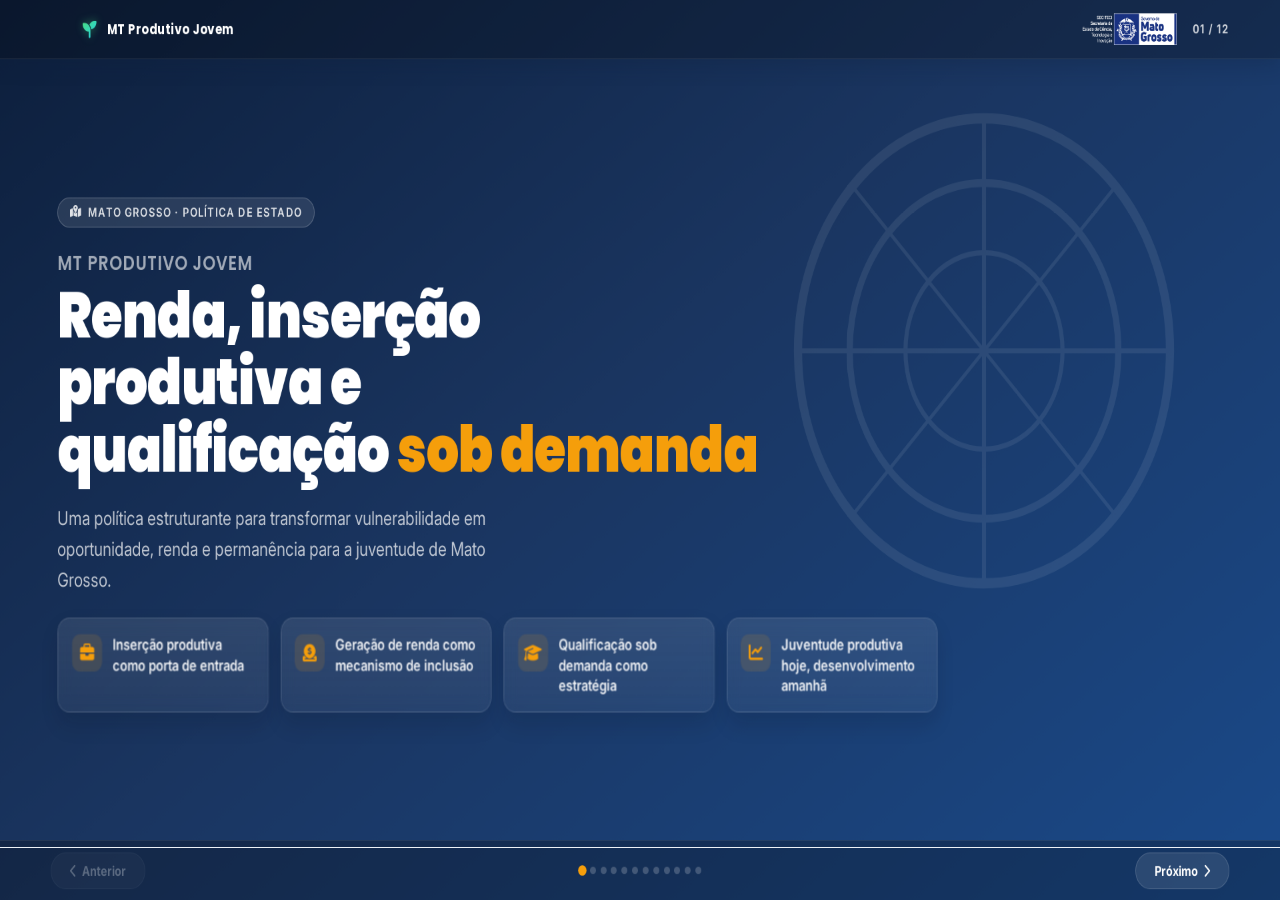
<file: MT_Produtivo_Jovem.html>
<!DOCTYPE html>
<html lang="pt-BR">
<head>
<meta charset="UTF-8">
<meta name="viewport" content="width=device-width, initial-scale=1.0">
<title>MT Produtivo Jovem</title>
<link rel="preconnect" href="https://fonts.googleapis.com">
<link rel="preconnect" href="https://fonts.gstatic.com" crossorigin>
<link href="https://fonts.googleapis.com/css2?family=Inter:wght@300;400;500;600;700;800;900&family=Poppins:wght@300;400;600;700;800&display=swap" rel="stylesheet">
<link rel="stylesheet" href="https://cdnjs.cloudflare.com/ajax/libs/font-awesome/6.5.0/css/all.min.css">
<link rel="stylesheet" href="css/styles.css">
</head>
<body>

<div class="presentation" id="pres">

  <!-- ══════════════════════════════════════════════ -->
  <!-- SLIDE 1 — CAPA                                 -->
  <!-- ══════════════════════════════════════════════ -->
  <div class="slide active" id="s1">
    <!-- Decorative SVG -->
    <svg class="capa-deco" viewBox="0 0 200 200" fill="none" xmlns="http://www.w3.org/2000/svg">
      <circle cx="100" cy="100" r="90" stroke="white" stroke-width="4"/>
      <circle cx="100" cy="100" r="65" stroke="white" stroke-width="3"/>
      <circle cx="100" cy="100" r="38" stroke="white" stroke-width="2"/>
      <line x1="100" y1="10" x2="100" y2="190" stroke="white" stroke-width="2"/>
      <line x1="10" y1="100" x2="190" y2="100" stroke="white" stroke-width="2"/>
      <line x1="36" y1="36" x2="164" y2="164" stroke="white" stroke-width="1.5"/>
      <line x1="164" y1="36" x2="36" y2="164" stroke="white" stroke-width="1.5"/>
    </svg>

    <div class="topbar">
      <div class="topbar-logo">
        <i class="fa-solid fa-seedling"></i>
        MT Produtivo Jovem
      </div>
      <div class="topbar-slide-num">01 / 12</div>
    </div>

    <div class="capa-content">
      <div class="capa-badge"><i class="fa-solid fa-map-location-dot"></i> Mato Grosso · Política de Estado</div>

      <div>
        <div style="font-family:'Poppins',sans-serif;font-size:clamp(1rem,2vw,1.35rem);font-weight:600;color:rgba(255,255,255,.6);margin-bottom:.2rem;letter-spacing:.04em;">MT PRODUTIVO JOVEM</div>
        <div class="capa-main-title">Renda, inserção<br>produtiva e<br>qualificação <span>sob demanda</span></div>
      </div>

      <div class="capa-sub">
        Uma política estruturante para transformar vulnerabilidade em oportunidade, renda e permanência para a juventude de Mato Grosso.
      </div>

      <div class="capa-pillars">
        <div class="capa-pillar">
          <i class="fa-solid fa-briefcase"></i>
          <span>Inserção produtiva como porta de entrada</span>
        </div>
        <div class="capa-pillar">
          <i class="fa-solid fa-circle-dollar-to-slot"></i>
          <span>Geração de renda como mecanismo de inclusão</span>
        </div>
        <div class="capa-pillar">
          <i class="fa-solid fa-graduation-cap"></i>
          <span>Qualificação sob demanda como estratégia</span>
        </div>
        <div class="capa-pillar">
          <i class="fa-solid fa-chart-line"></i>
          <span>Juventude produtiva hoje, desenvolvimento amanhã</span>
        </div>
      </div>
    </div>

    <div class="nav-bar">
      <button class="nav-btn" onclick="prevSlide()" disabled id="btn-prev-1"><i class="fa-solid fa-chevron-left"></i> Anterior</button>
      <div class="progress-dots" id="dots-1"></div>
      <button class="nav-btn" onclick="nextSlide()">Próximo <i class="fa-solid fa-chevron-right"></i></button>
    </div>
  </div>

  <!-- ══════════════════════════════════════════════ -->
  <!-- SLIDE 2 — O PROBLEMA REAL                      -->
  <!-- ══════════════════════════════════════════════ -->
  <div class="slide" id="s2">
    <div class="topbar">
      <div class="topbar-logo"><i class="fa-solid fa-seedling"></i> MT Produtivo Jovem</div>
      <div class="topbar-slide-num">02 / 12</div>
    </div>

    <div class="slide-inner">
      <div class="slide-head">
        <div class="section-label"><i class="fa-solid fa-triangle-exclamation" style="margin-right:.3rem"></i>Diagnóstico</div>
        <div class="slide-title">O Problema Real</div>
        <div class="highlight-line"></div>
        <div class="slide-subtitle">O desafio central não é apenas educacional. É econômico.</div>
      </div>

      <div style="background:linear-gradient(135deg,#1a3560,#1e5fad);border-radius:12px;padding:.85rem 1.1rem;margin-bottom:.85rem;color:#fff;">
        <div style="font-size:.78rem;opacity:.75;margin-bottom:.3rem;letter-spacing:.06em;text-transform:uppercase;font-weight:600;">Contexto</div>
        <div style="font-size:clamp(.82rem,1.25vw,.95rem);line-height:1.55;opacity:.92;">
          O jovem de hoje toma decisões sob pressão de <strong style="color:var(--accent)">três forças simultâneas</strong>:
        </div>
      </div>

      <div style="display:flex;flex-direction:column;gap:.7rem;margin-bottom:.85rem;">
        <div class="card flex-row" style="align-items:flex-start">
          <div class="icon-circle gold"><i class="fa-solid fa-coins"></i></div>
          <div>
            <div class="icon-label" style="margin-bottom:.2rem;"><strong>Necessidade ou desejo de renda imediata</strong></div>
            <div class="text-sm" style="color:var(--text-light);line-height:1.5;">O retorno futuro da educação, sozinho, nem sempre compete com a urgência financeira do presente.</div>
          </div>
        </div>
        <div class="card flex-row" style="align-items:flex-start">
          <div class="icon-circle purple"><i class="fa-solid fa-hourglass-half"></i></div>
          <div>
            <div class="icon-label" style="margin-bottom:.2rem;"><strong>Baixa tolerância a trajetórias longas e incertas</strong></div>
            <div class="text-sm" style="color:var(--text-light);line-height:1.5;">Percursos extensos, com promessa distante de resultado, perdem força diante de alternativas mais rápidas.</div>
          </div>
        </div>
        <div class="card flex-row" style="align-items:flex-start">
          <div class="icon-circle" style="background:linear-gradient(135deg,#dc2626,#f87171);box-shadow:0 3px 10px rgba(220,38,38,.3)"><i class="fa-solid fa-bolt"></i></div>
          <div>
            <div class="icon-label" style="margin-bottom:.2rem;"><strong>Exposição a ganhos rápidos e desestruturantes</strong></div>
            <div class="text-sm" style="color:var(--text-light);line-height:1.5;">A lógica do ganho fácil disputa atenção, tempo e expectativa de futuro.</div>
          </div>
        </div>
      </div>

      <div class="footer-box">
        <p><i class="fa-solid fa-quote-left" style="margin-right:.4rem;color:var(--accent);opacity:.7"></i>Permanecer em um sistema que não entrega renda presente torna-se, para muitos jovens, uma decisão economicamente <strong>difícil de sustentar</strong>.</p>
      </div>
    </div>

    <div class="nav-bar">
      <button class="nav-btn" onclick="prevSlide()"><i class="fa-solid fa-chevron-left"></i> Anterior</button>
      <div class="progress-dots" id="dots-2"></div>
      <button class="nav-btn" onclick="nextSlide()">Próximo <i class="fa-solid fa-chevron-right"></i></button>
    </div>
  </div>

  <!-- ══════════════════════════════════════════════ -->
  <!-- SLIDE 3 — POR QUE O MODELO ATUAL NÃO BASTA    -->
  <!-- ══════════════════════════════════════════════ -->
  <div class="slide" id="s3">
    <div class="topbar">
      <div class="topbar-logo"><i class="fa-solid fa-seedling"></i> MT Produtivo Jovem</div>
      <div class="topbar-slide-num">03 / 12</div>
    </div>

    <div class="slide-inner">
      <div class="slide-head">
        <div class="section-label"><i class="fa-solid fa-magnifying-glass" style="margin-right:.3rem"></i>Análise Crítica</div>
        <div class="slide-title">Por Que o Modelo Atual Não Basta</div>
        <div class="highlight-line"></div>
        <div class="slide-subtitle">Escuta e oferta isoladas não resolvem o problema estrutural.</div>
      </div>

      <div class="card mb-md">
        <div style="font-size:.78rem;font-weight:700;color:var(--text-light);letter-spacing:.08em;text-transform:uppercase;margin-bottom:.6rem;">Limites das políticas centradas em escuta</div>
        <ul class="bullet-list">
          <li><div class="bi"><i class="fa-solid fa-xmark"></i></div><span>Confundem <strong>preferência declarada</strong> com comportamento econômico real</span></li>
          <li><div class="bi"><i class="fa-solid fa-xmark"></i></div><span>Não reduzem evasão de forma consistente</span></li>
          <li><div class="bi"><i class="fa-solid fa-xmark"></i></div><span>Não melhoram <strong>inserção produtiva</strong> por si só</span></li>
          <li><div class="bi"><i class="fa-solid fa-xmark"></i></div><span>Pulverizam a oferta e <strong>elevam o custo</strong> sem impacto sistêmico</span></li>
        </ul>
      </div>

      <div style="background:linear-gradient(135deg,#f59e0b18,#fbbf2408);border:1px solid #f59e0b33;border-radius:12px;padding:.85rem 1.1rem;margin-bottom:.85rem;">
        <div class="icon-label mb-sm"><i class="fa-solid fa-lightbulb" style="color:var(--accent)"></i><strong>Mensagem central</strong></div>
        <div class="text-sm" style="line-height:1.6;color:var(--text);">A escuta continua importante, mas deve funcionar como <strong>instrumento auxiliar</strong>. Ela não pode ser o eixo estruturante da política pública.</div>
      </div>

      <div class="footer-box">
        <p><i class="fa-solid fa-arrow-right" style="margin-right:.4rem;color:var(--accent)"></i>É preciso reorganizar a estratégia a partir da <strong>renda</strong>, da <strong>inserção</strong> e da <strong>realidade territorial</strong>.</p>
      </div>
    </div>

    <div class="nav-bar">
      <button class="nav-btn" onclick="prevSlide()"><i class="fa-solid fa-chevron-left"></i> Anterior</button>
      <div class="progress-dots" id="dots-3"></div>
      <button class="nav-btn" onclick="nextSlide()">Próximo <i class="fa-solid fa-chevron-right"></i></button>
    </div>
  </div>

  <!-- ══════════════════════════════════════════════ -->
  <!-- SLIDE 4 — A VIRADA ESTRATÉGICA                 -->
  <!-- ══════════════════════════════════════════════ -->
  <div class="slide" id="s4">
    <div class="topbar">
      <div class="topbar-logo"><i class="fa-solid fa-seedling"></i> MT Produtivo Jovem</div>
      <div class="topbar-slide-num">04 / 12</div>
    </div>

    <div class="slide-inner">
      <div class="slide-head">
        <div class="section-label"><i class="fa-solid fa-rotate" style="margin-right:.3rem"></i>Mudança de Paradigma</div>
        <div class="slide-title">A Virada Estratégica</div>
        <div class="highlight-line"></div>
        <div class="slide-subtitle">Da formação como promessa futura para a inserção como ponto de partida.</div>
      </div>

      <div class="compare-row mb-md">
        <div class="compare-col old">
          <div class="compare-label old"><i class="fa-solid fa-clock-rotate-left" style="margin-right:.3rem"></i>Modelo atual</div>
          <div style="display:flex;flex-direction:column;gap:.45rem;">
            <div class="flow" style="flex-direction:column;align-items:flex-start;gap:.4rem;">
              <div class="flow-step" style="background:#64748b;width:100%;text-align:center;font-size:.73rem;"><i class="fa-solid fa-graduation-cap" style="margin-right:.3rem"></i>Educação</div>
              <div class="flow-arrow" style="color:#94a3b8;align-self:center;"><i class="fa-solid fa-arrow-down"></i></div>
              <div class="flow-step" style="background:#64748b;width:100%;text-align:center;font-size:.73rem;"><i class="fa-solid fa-certificate" style="margin-right:.3rem"></i>Certificado</div>
              <div class="flow-arrow" style="color:#94a3b8;align-self:center;"><i class="fa-solid fa-arrow-down"></i></div>
              <div class="flow-step" style="background:#94a3b8;width:100%;text-align:center;font-size:.73rem;"><i class="fa-solid fa-question" style="margin-right:.3rem"></i>Tentativa de inserção</div>
            </div>
          </div>
        </div>
        <div class="compare-col new-model">
          <div class="compare-label new-model"><i class="fa-solid fa-star" style="margin-right:.3rem"></i>Modelo proposto</div>
          <div style="display:flex;flex-direction:column;gap:.4rem;">
            <div class="flow-step" style="background:var(--navy);width:100%;text-align:center;font-size:.73rem;"><i class="fa-solid fa-plug" style="margin-right:.3rem"></i>Inserção produtiva</div>
            <div class="flow-arrow" style="align-self:center;"><i class="fa-solid fa-arrow-down"></i></div>
            <div class="flow-step" style="background:var(--blue);width:100%;text-align:center;font-size:.73rem;"><i class="fa-solid fa-coins" style="margin-right:.3rem"></i>Geração de renda</div>
            <div class="flow-arrow" style="align-self:center;"><i class="fa-solid fa-arrow-down"></i></div>
            <div class="flow-step" style="background:var(--accent);color:#1a1a1a;width:100%;text-align:center;font-size:.73rem;"><i class="fa-solid fa-book-open" style="margin-right:.3rem"></i>Qualificação sob demanda</div>
          </div>
        </div>
      </div>

      <div class="card mb-md" style="border-left:4px solid var(--blue-light);">
        <div class="text-sm" style="line-height:1.6;">A permanência do jovem no sistema deixa de depender apenas de convencimento institucional e passa a ser sustentada por uma lógica concreta: <strong>produzir, ganhar, permanecer e evoluir.</strong></div>
      </div>

      <div class="impact-box">
        <p><i class="fa-solid fa-lightbulb" style="margin-right:.5rem;font-size:1.1rem"></i>Quando o jovem já está <strong>inserido economicamente</strong>, a formação passa a fazer sentido prático.</p>
      </div>
    </div>

    <div class="nav-bar">
      <button class="nav-btn" onclick="prevSlide()"><i class="fa-solid fa-chevron-left"></i> Anterior</button>
      <div class="progress-dots" id="dots-4"></div>
      <button class="nav-btn" onclick="nextSlide()">Próximo <i class="fa-solid fa-chevron-right"></i></button>
    </div>
  </div>

  <!-- ══════════════════════════════════════════════ -->
  <!-- SLIDE 5 — SISTEMA TRIPLO                        -->
  <!-- ══════════════════════════════════════════════ -->
  <div class="slide" id="s5">
    <div class="topbar">
      <div class="topbar-logo"><i class="fa-solid fa-seedling"></i> MT Produtivo Jovem</div>
      <div class="topbar-slide-num">05 / 12</div>
    </div>

    <div class="slide-inner">
      <div class="slide-head">
        <div class="section-label"><i class="fa-solid fa-door-open" style="margin-right:.3rem"></i>Estrutura do Programa</div>
        <div class="slide-title">Sistema Triplo de Inserção Produtiva</div>
        <div class="highlight-line"></div>
        <div class="slide-subtitle">Três portas de entrada. Um mesmo ecossistema.</div>
      </div>

      <div style="display:flex;flex-direction:column;gap:.7rem;margin-bottom:.7rem;">

        <!-- TRILHA 1 -->
        <div class="trilha-card">
          <div class="trilha-header" style="background:linear-gradient(135deg,#0d1f3c,#1e5fad);">
            <div class="icon-circle" style="width:36px;height:36px;font-size:.9rem;"><i class="fa-solid fa-building"></i></div>
            <div>
              <div class="trilha-tag">Trilha 1</div>
              <div class="trilha-title">CLT — Aprendiz Estruturado</div>
            </div>
            <div style="margin-left:auto;"><span class="badge badge-blue" style="background:rgba(255,255,255,.12);border-color:rgba(255,255,255,.2);color:rgba(255,255,255,.85);font-size:.63rem">Médias e grandes empresas</span></div>
          </div>
          <div class="trilha-body">
            <div style="display:grid;grid-template-columns:1fr 1fr;gap:.4rem .8rem;">
              <div class="text-sm" style="display:flex;align-items:center;gap:.4rem"><i class="fa-solid fa-check" style="color:var(--accent2);font-size:.7rem"></i>Contrato formal com segurança jurídica</div>
              <div class="text-sm" style="display:flex;align-items:center;gap:.4rem"><i class="fa-solid fa-check" style="color:var(--accent2);font-size:.7rem"></i>Formação técnica vinculada</div>
              <div class="text-sm" style="display:flex;align-items:center;gap:.4rem"><i class="fa-solid fa-check" style="color:var(--accent2);font-size:.7rem"></i>Apoio ao cumprimento de cotas</div>
              <div class="text-sm" style="display:flex;align-items:center;gap:.4rem"><i class="fa-solid fa-check" style="color:var(--accent2);font-size:.7rem"></i>Maior previsibilidade ao empregador</div>
            </div>
            <div class="trilha-state-box">
              <div class="trilha-state-label"><i class="fa-solid fa-landmark" style="margin-right:.3rem"></i>Papel do Estado</div>
              <div class="trilha-state-text">Custear a formação teórica e subsidiar parcialmente a bolsa em situações estratégicas.</div>
            </div>
          </div>
        </div>

        <!-- TRILHA 2 -->
        <div class="trilha-card">
          <div class="trilha-header" style="background:linear-gradient(135deg,#1a3560,#2979d8);">
            <div class="icon-circle" style="width:36px;height:36px;font-size:.9rem;background:linear-gradient(135deg,#3a9fd6,#2979d8);"><i class="fa-solid fa-screwdriver-wrench"></i></div>
            <div>
              <div class="trilha-tag">Trilha 2</div>
              <div class="trilha-title">Produtor Assistido</div>
            </div>
            <div style="margin-left:auto;"><span class="badge" style="background:rgba(255,255,255,.12);border-color:rgba(255,255,255,.2);color:rgba(255,255,255,.85);font-size:.63rem">Pequenas empresas e serviços</span></div>
          </div>
          <div class="trilha-body">
            <div style="display:grid;grid-template-columns:1fr 1fr;gap:.4rem .8rem;">
              <div class="text-sm" style="display:flex;align-items:center;gap:.4rem"><i class="fa-solid fa-check" style="color:var(--accent2);font-size:.7rem"></i>Vínculo flexível</div>
              <div class="text-sm" style="display:flex;align-items:center;gap:.4rem"><i class="fa-solid fa-check" style="color:var(--accent2);font-size:.7rem"></i>Aprendizado prático</div>
              <div class="text-sm" style="display:flex;align-items:center;gap:.4rem"><i class="fa-solid fa-check" style="color:var(--accent2);font-size:.7rem"></i>Baixa burocracia</div>
              <div class="text-sm" style="display:flex;align-items:center;gap:.4rem"><i class="fa-solid fa-check" style="color:var(--accent2);font-size:.7rem"></i>Ativação rápida</div>
            </div>
            <div class="trilha-state-box">
              <div class="trilha-state-label"><i class="fa-solid fa-landmark" style="margin-right:.3rem"></i>Papel do Estado</div>
              <div class="trilha-state-text">Apoiar integral ou parcialmente a bolsa e garantir suporte técnico contínuo.</div>
            </div>
          </div>
        </div>

        <!-- TRILHA 3 -->
        <div class="trilha-card">
          <div class="trilha-header" style="background:linear-gradient(135deg,#b45309,#f59e0b);">
            <div class="icon-circle" style="width:36px;height:36px;font-size:.9rem;background:rgba(255,255,255,.2);box-shadow:none;"><i class="fa-solid fa-rocket"></i></div>
            <div>
              <div class="trilha-tag">Trilha 3</div>
              <div class="trilha-title">MEI Jovem Assistido</div>
            </div>
            <div style="margin-left:auto;"><span class="badge" style="background:rgba(255,255,255,.15);border-color:rgba(255,255,255,.25);color:rgba(255,255,255,.9);font-size:.63rem">Perfil autônomo</span></div>
          </div>
          <div class="trilha-body">
            <div style="display:grid;grid-template-columns:1fr 1fr;gap:.4rem .8rem;">
              <div class="text-sm" style="display:flex;align-items:center;gap:.4rem"><i class="fa-solid fa-check" style="color:var(--accent2);font-size:.7rem"></i>Formalização simplificada</div>
              <div class="text-sm" style="display:flex;align-items:center;gap:.4rem"><i class="fa-solid fa-check" style="color:var(--accent2);font-size:.7rem"></i>Entrada imediata na atividade</div>
              <div class="text-sm" style="display:flex;align-items:center;gap:.4rem"><i class="fa-solid fa-check" style="color:var(--accent2);font-size:.7rem"></i>Mentoria sob demanda</div>
              <div class="text-sm" style="display:flex;align-items:center;gap:.4rem"><i class="fa-solid fa-check" style="color:var(--accent2);font-size:.7rem"></i>Trilhas modulares de formação</div>
            </div>
            <div class="trilha-state-box" style="border-color:#f59e0b;">
              <div class="trilha-state-label" style="color:#b45309"><i class="fa-solid fa-landmark" style="margin-right:.3rem"></i>Papel do Estado</div>
              <div class="trilha-state-text">Oferecer bolsa de transição, microcrédito orientado e apoio formativo.</div>
            </div>
          </div>
        </div>

      </div>

      <div class="footer-box" style="margin-bottom:.5rem;">
        <p><i class="fa-solid fa-arrows-spin" style="margin-right:.4rem;color:var(--accent)"></i>O jovem não fica preso a uma trilha: ele pode <strong>migrar, crescer e reorganizar</strong> sua trajetória.</p>
      </div>
    </div>

    <div class="nav-bar">
      <button class="nav-btn" onclick="prevSlide()"><i class="fa-solid fa-chevron-left"></i> Anterior</button>
      <div class="progress-dots" id="dots-5"></div>
      <button class="nav-btn" onclick="nextSlide()">Próximo <i class="fa-solid fa-chevron-right"></i></button>
    </div>
  </div>

  <!-- ══════════════════════════════════════════════ -->
  <!-- SLIDE 6 — DIFERENCIAL DO MODELO                -->
  <!-- ══════════════════════════════════════════════ -->
  <div class="slide" id="s6">
    <div class="topbar">
      <div class="topbar-logo"><i class="fa-solid fa-seedling"></i> MT Produtivo Jovem</div>
      <div class="topbar-slide-num">06 / 12</div>
    </div>

    <div class="slide-inner">
      <div class="slide-head">
        <div class="section-label"><i class="fa-solid fa-star" style="margin-right:.3rem"></i>Inovação do Modelo</div>
        <div class="slide-title">Diferencial do Modelo</div>
        <div class="highlight-line"></div>
        <div class="slide-subtitle">Não é um programa isolado. É um ecossistema produtivo.</div>
      </div>

      <div class="card mb-md" style="background:linear-gradient(135deg,#0d1f3c,#1a3560);color:#fff;border:none;">
        <div style="font-size:.78rem;letter-spacing:.08em;text-transform:uppercase;font-weight:700;opacity:.65;margin-bottom:.5rem;">Principal diferencial</div>
        <div style="font-family:'Poppins',sans-serif;font-size:clamp(1rem,1.8vw,1.3rem);font-weight:700;color:var(--accent);margin-bottom:.5rem;">Mobilidade entre trilhas</div>
        <div class="text-sm" style="opacity:.9;line-height:1.55;">O jovem pode iniciar como aprendiz formal, migrar para pequenos negócios, evoluir para autonomia produtiva — ou fazer o movimento inverso, conforme sua trajetória amadurece.</div>
        <div style="display:flex;align-items:center;justify-content:center;gap:.5rem;margin-top:.85rem;flex-wrap:wrap;">
          <div style="background:rgba(255,255,255,.1);border:1px solid rgba(255,255,255,.18);padding:.35rem .8rem;border-radius:6px;font-size:.72rem;font-weight:600;color:rgba(255,255,255,.9)"><i class="fa-solid fa-building" style="margin-right:.3rem;color:#93c5fd"></i>CLT</div>
          <i class="fa-solid fa-arrows-left-right" style="color:var(--accent);font-size:1rem"></i>
          <div style="background:rgba(255,255,255,.1);border:1px solid rgba(255,255,255,.18);padding:.35rem .8rem;border-radius:6px;font-size:.72rem;font-weight:600;color:rgba(255,255,255,.9)"><i class="fa-solid fa-screwdriver-wrench" style="margin-right:.3rem;color:#6ee7b7"></i>Produtor</div>
          <i class="fa-solid fa-arrows-left-right" style="color:var(--accent);font-size:1rem"></i>
          <div style="background:rgba(255,255,255,.1);border:1px solid rgba(255,255,255,.18);padding:.35rem .8rem;border-radius:6px;font-size:.72rem;font-weight:600;color:rgba(255,255,255,.9)"><i class="fa-solid fa-rocket" style="margin-right:.3rem;color:#fcd34d"></i>MEI</div>
        </div>
      </div>

      <div style="font-size:.75rem;font-weight:700;letter-spacing:.1em;text-transform:uppercase;color:var(--text-light);margin-bottom:.55rem;">Além disso, o modelo se diferencia por:</div>

      <div class="grid-2" style="margin-bottom:.85rem;">
        <div class="card flex-row" style="align-items:center;padding:.75rem .9rem;">
          <div class="icon-circle" style="width:36px;height:36px;font-size:.85rem;"><i class="fa-solid fa-handshake"></i></div>
          <div class="text-sm fw-700">Integração com o setor produtivo</div>
        </div>
        <div class="card flex-row" style="align-items:center;padding:.75rem .9rem;">
          <div class="icon-circle" style="width:36px;height:36px;font-size:.85rem;"><i class="fa-solid fa-bullseye"></i></div>
          <div class="text-sm fw-700">Aprendizagem vinculada à necessidade real</div>
        </div>
        <div class="card flex-row" style="align-items:center;padding:.75rem .9rem;">
          <div class="icon-circle green" style="width:36px;height:36px;font-size:.85rem;"><i class="fa-solid fa-headset"></i></div>
          <div class="text-sm fw-700">Suporte contínuo garantido</div>
        </div>
        <div class="card flex-row" style="align-items:center;padding:.75rem .9rem;">
          <div class="icon-circle gold" style="width:36px;height:36px;font-size:.85rem;"><i class="fa-solid fa-map-pin"></i></div>
          <div class="text-sm fw-700">Aderência à realidade do jovem e do território</div>
        </div>
      </div>

      <div class="impact-box">
        <p><i class="fa-solid fa-infinity" style="margin-right:.5rem"></i>Mais <strong>flexibilidade</strong>, menos <strong>ruptura de trajetória</strong>.</p>
      </div>
    </div>

    <div class="nav-bar">
      <button class="nav-btn" onclick="prevSlide()"><i class="fa-solid fa-chevron-left"></i> Anterior</button>
      <div class="progress-dots" id="dots-6"></div>
      <button class="nav-btn" onclick="nextSlide()">Próximo <i class="fa-solid fa-chevron-right"></i></button>
    </div>
  </div>

  <!-- ══════════════════════════════════════════════ -->
  <!-- SLIDE 7 — ARQUITETURA INSTITUCIONAL            -->
  <!-- ══════════════════════════════════════════════ -->
  <div class="slide" id="s7">
    <div class="topbar">
      <div class="topbar-logo"><i class="fa-solid fa-seedling"></i> MT Produtivo Jovem</div>
      <div class="topbar-slide-num">07 / 12</div>
    </div>

    <div class="slide-inner">
      <div class="slide-head">
        <div class="section-label"><i class="fa-solid fa-sitemap" style="margin-right:.3rem"></i>Governança</div>
        <div class="slide-title">Arquitetura Institucional</div>
        <div class="highlight-line"></div>
        <div class="slide-subtitle">Novos papéis para gerar mais resultado.</div>
      </div>

      <div style="display:flex;flex-direction:column;gap:.7rem;margin-bottom:.75rem;">

        <div class="role-card">
          <div class="role-card-head" style="background:linear-gradient(135deg,var(--navy),var(--navy-mid));">
            <div class="icon-circle" style="width:38px;height:38px;font-size:.9rem;"><i class="fa-solid fa-landmark"></i></div>
            <span>Órgão coordenador da política</span>
          </div>
          <div class="role-card-body">
            <ul class="bullet-list">
              <li><div class="bi"><i class="fa-solid fa-chevron-right"></i></div><span>Atua como <strong>plataforma de suporte produtivo</strong></span></li>
              <li><div class="bi"><i class="fa-solid fa-chevron-right"></i></div><span>Organiza oportunidades e financia a entrada no mercado</span></li>
              <li><div class="bi"><i class="fa-solid fa-chevron-right"></i></div><span>Acompanha execução e resultados</span></li>
            </ul>
          </div>
        </div>

        <div class="role-card">
          <div class="role-card-head" style="background:linear-gradient(135deg,#1a3560,#2563eb);">
            <div class="icon-circle" style="width:38px;height:38px;font-size:.9rem;background:linear-gradient(135deg,#a78bfa,#7c3aed);"><i class="fa-solid fa-university"></i></div>
            <span>Universidade parceira</span>
          </div>
          <div class="role-card-body">
            <ul class="bullet-list">
              <li><div class="bi"><i class="fa-solid fa-chevron-right"></i></div><span>Certifica por competência</span></li>
              <li><div class="bi"><i class="fa-solid fa-chevron-right"></i></div><span>Contribui com <strong>mentoria aplicada</strong></span></li>
              <li><div class="bi"><i class="fa-solid fa-chevron-right"></i></div><span>Apoia integração tecnológica e metodológica</span></li>
            </ul>
          </div>
        </div>

        <div class="role-card">
          <div class="role-card-head" style="background:linear-gradient(135deg,#b45309,#d97706);">
            <div class="icon-circle" style="width:38px;height:38px;font-size:.9rem;background:rgba(255,255,255,.2);box-shadow:none;"><i class="fa-solid fa-industry"></i></div>
            <span>Setor produtivo</span>
          </div>
          <div class="role-card-body">
            <ul class="bullet-list">
              <li><div class="bi"><i class="fa-solid fa-chevron-right"></i></div><span>Deixa de ser apenas <strong>beneficiário</strong></span></li>
              <li><div class="bi"><i class="fa-solid fa-chevron-right"></i></div><span>Passa a ser <strong>coprodutor</strong> da formação</span></li>
              <li><div class="bi"><i class="fa-solid fa-chevron-right"></i></div><span>Ajuda a sustentar escala, aderência e empregabilidade</span></li>
            </ul>
          </div>
        </div>

      </div>

      <div class="impact-box">
        <p><i class="fa-solid fa-circle-nodes" style="margin-right:.5rem"></i>Educação, Estado e iniciativa privada passam a atuar de forma <strong>coordenada</strong>, com foco em resultado concreto.</p>
      </div>
    </div>

    <div class="nav-bar">
      <button class="nav-btn" onclick="prevSlide()"><i class="fa-solid fa-chevron-left"></i> Anterior</button>
      <div class="progress-dots" id="dots-7"></div>
      <button class="nav-btn" onclick="nextSlide()">Próximo <i class="fa-solid fa-chevron-right"></i></button>
    </div>
  </div>

  <!-- ══════════════════════════════════════════════ -->
  <!-- SLIDE 8 — INFRAESTRUTURA HÍBRIDA               -->
  <!-- ══════════════════════════════════════════════ -->
  <div class="slide" id="s8">
    <div class="topbar">
      <div class="topbar-logo"><i class="fa-solid fa-seedling"></i> MT Produtivo Jovem</div>
      <div class="topbar-slide-num">08 / 12</div>
    </div>

    <div class="slide-inner">
      <div class="slide-head">
        <div class="section-label"><i class="fa-solid fa-network-wired" style="margin-right:.3rem"></i>Metodologia</div>
        <div class="slide-title">Infraestrutura: Modelo Híbrido</div>
        <div class="highlight-line"></div>
        <div class="slide-subtitle">Tecnologia e presença física trabalhando juntas.</div>
      </div>

      <div class="grid-2" style="margin-bottom:.8rem;">
        <div style="display:flex;flex-direction:column;gap:.6rem;">
          <div style="background:linear-gradient(135deg,var(--navy),var(--navy-mid));border-radius:12px;padding:.85rem 1rem;color:#fff;flex:1;">
            <div style="display:flex;align-items:center;gap:.55rem;margin-bottom:.6rem;">
              <div class="icon-circle" style="width:36px;height:36px;font-size:.85rem;"><i class="fa-solid fa-laptop"></i></div>
              <div style="font-family:'Poppins',sans-serif;font-weight:700;font-size:.9rem;">Plataforma Digital</div>
            </div>
            <ul class="bullet-list">
              <li><div class="bi"><i class="fa-solid fa-check"></i></div><span style="color:rgba(255,255,255,.85)">Trilhas EAD curtas e modulares</span></li>
              <li><div class="bi"><i class="fa-solid fa-check"></i></div><span style="color:rgba(255,255,255,.85)">Aprendizagem acionada por necessidade real</span></li>
              <li><div class="bi"><i class="fa-solid fa-check"></i></div><span style="color:rgba(255,255,255,.85)">Laboratórios presenciais como pontos de apoio</span></li>
            </ul>
          </div>
        </div>

        <div style="display:flex;flex-direction:column;gap:.6rem;">
          <div style="background:linear-gradient(135deg,#065f46,#10b981);border-radius:12px;padding:.85rem 1rem;color:#fff;flex:1;">
            <div style="display:flex;align-items:center;gap:.55rem;margin-bottom:.6rem;">
              <div class="icon-circle green" style="width:36px;height:36px;font-size:.85rem;"><i class="fa-solid fa-school"></i></div>
              <div style="font-family:'Poppins',sans-serif;font-weight:700;font-size:.9rem;">Laboratórios Presenciais</div>
            </div>
            <ul class="bullet-list">
              <li><div class="bi"><i class="fa-solid fa-check"></i></div><span style="color:rgba(255,255,255,.85)">Acolhimento e orientação</span></li>
              <li><div class="bi"><i class="fa-solid fa-check"></i></div><span style="color:rgba(255,255,255,.85)">Encontros formativos e atividades práticas</span></li>
              <li><div class="bi"><i class="fa-solid fa-check"></i></div><span style="color:rgba(255,255,255,.85)">Conexão com empresas e profissionais</span></li>
            </ul>
          </div>
        </div>
      </div>

      <div style="background:#f1f5f9;border-radius:12px;padding:.85rem 1.1rem;border:1px solid var(--border);margin-bottom:.75rem;">
        <div style="display:flex;align-items:center;gap:.65rem;margin-bottom:.5rem;">
          <div class="icon-circle" style="width:36px;height:36px;font-size:.85rem;"><i class="fa-solid fa-signal"></i></div>
          <div style="font-weight:700;font-size:.88rem;color:var(--navy)">Mensagem central</div>
        </div>
        <div style="display:flex;gap:1rem;align-items:stretch;">
          <div style="flex:1;background:#fff;border-radius:8px;padding:.6rem .75rem;border-left:3px solid var(--blue);">
            <div style="font-size:.7rem;font-weight:700;color:var(--blue);text-transform:uppercase;letter-spacing:.08em;margin-bottom:.2rem">Digital</div>
            <div class="text-sm" style="color:var(--text-light)">Reduz barreiras de acesso</div>
          </div>
          <div style="display:flex;align-items:center;color:var(--text-light);font-size:1.2rem"><i class="fa-solid fa-plus"></i></div>
          <div style="flex:1;background:#fff;border-radius:8px;padding:.6rem .75rem;border-left:3px solid var(--accent2);">
            <div style="font-size:.7rem;font-weight:700;color:var(--accent2);text-transform:uppercase;letter-spacing:.08em;margin-bottom:.2rem">Presencial</div>
            <div class="text-sm" style="color:var(--text-light)">Garante apoio, vínculo e acompanhamento</div>
          </div>
        </div>
      </div>

      <div class="impact-box">
        <p><i class="fa-solid fa-star" style="margin-right:.5rem"></i>O <strong>melhor do digital</strong> com o <strong>melhor do presencial</strong>.</p>
      </div>
    </div>

    <div class="nav-bar">
      <button class="nav-btn" onclick="prevSlide()"><i class="fa-solid fa-chevron-left"></i> Anterior</button>
      <div class="progress-dots" id="dots-8"></div>
      <button class="nav-btn" onclick="nextSlide()">Próximo <i class="fa-solid fa-chevron-right"></i></button>
    </div>
  </div>

  <!-- ══════════════════════════════════════════════ -->
  <!-- SLIDE 9 — ESCALA E CUSTO                       -->
  <!-- ══════════════════════════════════════════════ -->
  <div class="slide" id="s9">
    <div class="topbar">
      <div class="topbar-logo"><i class="fa-solid fa-seedling"></i> MT Produtivo Jovem</div>
      <div class="topbar-slide-num">09 / 12</div>
    </div>

    <div class="slide-inner">
      <div class="slide-head">
        <div class="section-label"><i class="fa-solid fa-chart-bar" style="margin-right:.3rem"></i>Viabilidade Financeira</div>
        <div class="slide-title">Escala e Custo do Piloto</div>
        <div class="highlight-line"></div>
        <div class="slide-subtitle">Piloto inicial: 1.000 jovens</div>
      </div>

      <div class="grid-3" style="margin-bottom:.85rem;">
        <div class="card stat-box">
          <span class="stat-num">1.000</span>
          <div class="stat-label"><i class="fa-solid fa-users" style="margin-right:.25rem;color:var(--blue)"></i>Jovens no piloto</div>
        </div>
        <div class="card stat-box">
          <span class="stat-num" style="font-size:clamp(1rem,2vw,1.55rem)">R$ 9,375 mi</span>
          <div class="stat-label"><i class="fa-solid fa-calendar-year" style="margin-right:.25rem;color:var(--accent)"></i>Custo estimado/ano</div>
        </div>
        <div class="card stat-box">
          <span class="stat-num" style="font-size:clamp(1rem,2vw,1.55rem)">R$ 9.375</span>
          <div class="stat-label"><i class="fa-solid fa-user" style="margin-right:.25rem;color:var(--accent2)"></i>Custo unitário/ano</div>
        </div>
      </div>

      <div class="card mb-md">
        <div style="font-size:.72rem;font-weight:700;color:var(--text-light);letter-spacing:.1em;text-transform:uppercase;margin-bottom:.65rem;">Distribuição estimada</div>
        <div style="display:flex;flex-direction:column;gap:.5rem;">
          <div>
            <div style="display:flex;justify-content:space-between;margin-bottom:.25rem;">
              <div class="text-sm flex-center"><i class="fa-solid fa-building" style="color:var(--navy);margin-right:.3rem"></i><strong>Médias e grandes empresas</strong></div>
              <span class="badge badge-blue">35%</span>
            </div>
            <div style="height:7px;background:#e2e8f0;border-radius:4px;overflow:hidden"><div style="height:100%;width:35%;background:linear-gradient(90deg,var(--navy),var(--blue));border-radius:4px;"></div></div>
          </div>
          <div>
            <div style="display:flex;justify-content:space-between;margin-bottom:.25rem;">
              <div class="text-sm flex-center"><i class="fa-solid fa-store" style="color:var(--blue);margin-right:.3rem"></i><strong>Micro e pequenas empresas</strong></div>
              <span class="badge badge-blue">40%</span>
            </div>
            <div style="height:7px;background:#e2e8f0;border-radius:4px;overflow:hidden"><div style="height:100%;width:40%;background:linear-gradient(90deg,var(--blue),var(--sky));border-radius:4px;"></div></div>
          </div>
          <div>
            <div style="display:flex;justify-content:space-between;margin-bottom:.25rem;">
              <div class="text-sm flex-center"><i class="fa-solid fa-rocket" style="color:var(--accent);margin-right:.3rem"></i><strong>Trilha MEI</strong></div>
              <span class="badge badge-gold">25%</span>
            </div>
            <div style="height:7px;background:#e2e8f0;border-radius:4px;overflow:hidden"><div style="height:100%;width:25%;background:linear-gradient(90deg,var(--accent),#fbbf24);border-radius:4px;"></div></div>
          </div>
        </div>
        <div class="divider"></div>
        <div class="flex-center" style="justify-content:space-between;">
          <div class="text-sm" style="color:var(--text-light)"><i class="fa-solid fa-tools" style="margin-right:.3rem;color:var(--blue)"></i>Investimento em infraestrutura</div>
          <span class="badge badge-green" style="font-size:.72rem;padding:.3rem .9rem;"><strong>R$ 1,7 milhão</strong></span>
        </div>
      </div>

      <div style="background:#f8fafc;border:1px solid var(--border);border-radius:12px;padding:.8rem 1rem;margin-bottom:.6rem;">
        <div style="font-size:.72rem;font-weight:700;color:var(--text-light);letter-spacing:.1em;text-transform:uppercase;margin-bottom:.5rem;">Leitura estratégica do custo</div>
        <ul class="bullet-list">
          <li><div class="bi"><i class="fa-solid fa-check"></i></div><span>Parte relevante do custo é <strong>compartilhada com o setor privado</strong></span></li>
          <li><div class="bi"><i class="fa-solid fa-check"></i></div><span>O investimento público gera <strong>renda direta</strong></span></li>
          <li><div class="bi"><i class="fa-solid fa-check"></i></div><span>Há retorno <strong>social, econômico e territorial</strong></span></li>
        </ul>
      </div>

      <div class="footer-box" style="margin-bottom:.4rem;">
        <p><i class="fa-solid fa-arrow-trend-up" style="margin-right:.4rem;color:var(--accent)"></i>Não se trata apenas de financiar formação. Trata-se de <strong>ativar produtividade, renda e permanência</strong>.</p>
      </div>
    </div>

    <div class="nav-bar">
      <button class="nav-btn" onclick="prevSlide()"><i class="fa-solid fa-chevron-left"></i> Anterior</button>
      <div class="progress-dots" id="dots-9"></div>
      <button class="nav-btn" onclick="nextSlide()">Próximo <i class="fa-solid fa-chevron-right"></i></button>
    </div>
  </div>

  <!-- ══════════════════════════════════════════════ -->
  <!-- SLIDE 10 — TERRITÓRIO E IMPACTO SOCIAL         -->
  <!-- ══════════════════════════════════════════════ -->
  <div class="slide" id="s10">
    <div class="topbar">
      <div class="topbar-logo"><i class="fa-solid fa-seedling"></i> MT Produtivo Jovem</div>
      <div class="topbar-slide-num">10 / 12</div>
    </div>

    <div class="slide-inner">
      <div class="slide-head">
        <div class="section-label"><i class="fa-solid fa-map-location-dot" style="margin-right:.3rem"></i>Estratégia Territorial</div>
        <div class="slide-title">Território e Impacto Social</div>
        <div class="highlight-line"></div>
        <div class="slide-subtitle">Atuar onde o jovem mais precisa e onde o mercado mais demanda.</div>
      </div>

      <div class="card mb-md" style="border-left:4px solid var(--blue);">
        <div class="icon-label mb-sm"><i class="fa-solid fa-map-pin"></i><strong>Lógica do modelo territorial</strong></div>
        <div class="text-sm" style="color:var(--text-light);line-height:1.6;margin-bottom:.65rem;">A proposta cruza dois conjuntos de informação para definir onde e como atuar:</div>
        <div class="grid-2" style="gap:.5rem;">
          <div style="background:linear-gradient(135deg,#1a3560,#1e5fad);border-radius:10px;padding:.75rem .9rem;color:#fff;">
            <div style="display:flex;align-items:center;gap:.4rem;margin-bottom:.3rem;">
              <i class="fa-solid fa-chart-pie" style="color:var(--accent)"></i>
              <div style="font-size:.72rem;font-weight:700;letter-spacing:.08em;text-transform:uppercase;opacity:.8;">Demanda econômica local</div>
            </div>
            <div class="text-sm" style="opacity:.85;line-height:1.4;">Setores, ocupações e cadeias com maior capacidade de absorção</div>
          </div>
          <div style="background:linear-gradient(135deg,#065f46,#10b981);border-radius:10px;padding:.75rem .9rem;color:#fff;">
            <div style="display:flex;align-items:center;gap:.4rem;margin-bottom:.3rem;">
              <i class="fa-solid fa-users" style="color:#d1fae5"></i>
              <div style="font-size:.72rem;font-weight:700;letter-spacing:.08em;text-transform:uppercase;opacity:.8;">Vulnerabilidade juvenil</div>
            </div>
            <div class="text-sm" style="opacity:.85;line-height:1.4;">Evasão, baixa renda, exposição à violência e risco social</div>
          </div>
        </div>
      </div>

      <div style="font-size:.72rem;font-weight:700;letter-spacing:.1em;text-transform:uppercase;color:var(--text-light);margin-bottom:.55rem;">O que esse cruzamento permite:</div>

      <div class="grid-2" style="margin-bottom:.75rem;">
        <div class="card flex-row" style="padding:.65rem .85rem;align-items:center;">
          <i class="fa-solid fa-crosshairs" style="color:var(--blue);font-size:1rem;flex-shrink:0"></i>
          <div class="text-sm">Priorizar <strong>territórios críticos</strong></div>
        </div>
        <div class="card flex-row" style="padding:.65rem .85rem;align-items:center;">
          <i class="fa-solid fa-wrench" style="color:var(--blue);font-size:1rem;flex-shrink:0"></i>
          <div class="text-sm">Direcionar profissões por <strong>vocação local</strong></div>
        </div>
        <div class="card flex-row" style="padding:.65rem .85rem;align-items:center;">
          <i class="fa-solid fa-funnel-dollar" style="color:var(--blue);font-size:1rem;flex-shrink:0"></i>
          <div class="text-sm">Alocar oportunidades com mais <strong>eficiência</strong></div>
        </div>
        <div class="card flex-row" style="padding:.65rem .85rem;align-items:center;">
          <i class="fa-solid fa-scalpel" style="color:var(--blue);font-size:1rem;flex-shrink:0"></i>
          <div class="text-sm">Transformar a política em <strong>ação cirúrgica</strong></div>
        </div>
      </div>

      <div style="background:linear-gradient(135deg,var(--navy),var(--blue));border-radius:12px;padding:.85rem 1.1rem;color:#fff;">
        <div style="font-size:.72rem;font-weight:700;letter-spacing:.1em;text-transform:uppercase;opacity:.65;margin-bottom:.4rem;">Ganhos estratégicos</div>
        <div style="display:flex;gap:.65rem;flex-wrap:wrap;">
          <span style="background:rgba(255,255,255,.1);border:1px solid rgba(255,255,255,.18);padding:.25rem .75rem;border-radius:2rem;font-size:.72rem;font-weight:600;color:rgba(255,255,255,.9)"><i class="fa-solid fa-chart-line" style="margin-right:.3rem"></i>Eficiência econômica</span>
          <span style="background:rgba(255,255,255,.1);border:1px solid rgba(255,255,255,.18);padding:.25rem .75rem;border-radius:2rem;font-size:.72rem;font-weight:600;color:rgba(255,255,255,.9)"><i class="fa-solid fa-shield-halved" style="margin-right:.3rem"></i>Efeito preventivo</span>
          <span style="background:rgba(255,255,255,.1);border:1px solid rgba(255,255,255,.18);padding:.25rem .75rem;border-radius:2rem;font-size:.72rem;font-weight:600;color:rgba(255,255,255,.9)"><i class="fa-solid fa-map-pin" style="margin-right:.3rem"></i>Focalização territorial</span>
        </div>
      </div>

      <div class="footer-box" style="margin-top:.65rem;margin-bottom:.4rem;">
        <p><i class="fa-solid fa-earth-americas" style="margin-right:.4rem;color:var(--accent)"></i>Mais que uma política de emprego, trata-se também de uma política de <strong>desenvolvimento territorial e prevenção social</strong>.</p>
      </div>
    </div>

    <div class="nav-bar">
      <button class="nav-btn" onclick="prevSlide()"><i class="fa-solid fa-chevron-left"></i> Anterior</button>
      <div class="progress-dots" id="dots-10"></div>
      <button class="nav-btn" onclick="nextSlide()">Próximo <i class="fa-solid fa-chevron-right"></i></button>
    </div>
  </div>

  <!-- ══════════════════════════════════════════════ -->
  <!-- SLIDE 11 — RESULTADOS ESPERADOS               -->
  <!-- ══════════════════════════════════════════════ -->
  <div class="slide" id="s11">
    <div class="topbar">
      <div class="topbar-logo"><i class="fa-solid fa-seedling"></i> MT Produtivo Jovem</div>
      <div class="topbar-slide-num">11 / 12</div>
    </div>

    <div class="slide-inner">
      <div class="slide-head">
        <div class="section-label"><i class="fa-solid fa-trophy" style="margin-right:.3rem"></i>Entregáveis</div>
        <div class="slide-title">Resultados Esperados em 12 Meses</div>
        <div class="highlight-line"></div>
        <div class="slide-subtitle">O que o piloto pode entregar de forma visível.</div>
      </div>

      <div style="display:grid;grid-template-columns:repeat(3,1fr);gap:.65rem;margin-bottom:.85rem;">
        <div class="card" style="padding:.8rem;text-align:center;border-top:3px solid var(--navy);">
          <div class="icon-circle" style="margin:0 auto .5rem;width:40px;height:40px;font-size:.95rem;"><i class="fa-solid fa-wallet"></i></div>
          <div style="font-size:.78rem;font-weight:700;color:var(--navy);line-height:1.35;">Jovens com renda própria</div>
        </div>
        <div class="card" style="padding:.8rem;text-align:center;border-top:3px solid var(--blue);">
          <div class="icon-circle" style="margin:0 auto .5rem;width:40px;height:40px;font-size:.95rem;"><i class="fa-solid fa-user-check"></i></div>
          <div style="font-size:.78rem;font-weight:700;color:var(--navy);line-height:1.35;">Inserção produtiva real e monitorável</div>
        </div>
        <div class="card" style="padding:.8rem;text-align:center;border-top:3px solid var(--sky);">
          <div class="icon-circle" style="margin:0 auto .5rem;width:40px;height:40px;font-size:.95rem;"><i class="fa-solid fa-person-walking-arrow-right"></i></div>
          <div style="font-size:.78rem;font-weight:700;color:var(--navy);line-height:1.35;">Redução da evasão por efeito econômico</div>
        </div>
        <div class="card" style="padding:.8rem;text-align:center;border-top:3px solid var(--accent);">
          <div class="icon-circle gold" style="margin:0 auto .5rem;width:40px;height:40px;font-size:.95rem;"><i class="fa-solid fa-arrow-trend-up"></i></div>
          <div style="font-size:.78rem;font-weight:700;color:var(--navy);line-height:1.35;">Aumento da produtividade local</div>
        </div>
        <div class="card" style="padding:.8rem;text-align:center;border-top:3px solid var(--accent2);">
          <div class="icon-circle green" style="margin:0 auto .5rem;width:40px;height:40px;font-size:.95rem;"><i class="fa-solid fa-store"></i></div>
          <div style="font-size:.78rem;font-weight:700;color:var(--navy);line-height:1.35;">Fortalecimento do pequeno negócio</div>
        </div>
        <div class="card" style="padding:.8rem;text-align:center;border-top:3px solid #7c3aed;">
          <div class="icon-circle purple" style="margin:0 auto .5rem;width:40px;height:40px;font-size:.95rem;"><i class="fa-solid fa-link"></i></div>
          <div style="font-size:.78rem;font-weight:700;color:var(--navy);line-height:1.35;">Conexão juventude, trabalho e desenvolvimento</div>
        </div>
      </div>

      <div style="background:#f8fafc;border:1px solid var(--border);border-radius:12px;padding:.8rem 1rem;margin-bottom:.65rem;">
        <div class="icon-label mb-sm"><i class="fa-solid fa-circle-info"></i><strong>Mensagem central</strong></div>
        <div class="text-sm" style="color:var(--text-light);line-height:1.6;">O impacto esperado não é apenas <strong>individual</strong>. Ele alcança <strong>famílias, territórios, empresas e a economia local</strong>.</div>
      </div>

      <div class="impact-box">
        <p><i class="fa-solid fa-rocket" style="margin-right:.5rem"></i>Mais pessoas <strong>produzindo</strong>, mais negócios <strong>crescendo</strong>, mais futuro <strong>em circulação</strong>.</p>
      </div>
    </div>

    <div class="nav-bar">
      <button class="nav-btn" onclick="prevSlide()"><i class="fa-solid fa-chevron-left"></i> Anterior</button>
      <div class="progress-dots" id="dots-11"></div>
      <button class="nav-btn" onclick="nextSlide()">Próximo <i class="fa-solid fa-chevron-right"></i></button>
    </div>
  </div>

  <!-- ══════════════════════════════════════════════ -->
  <!-- SLIDE 12 — CONCLUSÃO E CHAMADA À DECISÃO       -->
  <!-- ══════════════════════════════════════════════ -->
  <div class="slide" id="s12">
    <div class="topbar">
      <div class="topbar-logo"><i class="fa-solid fa-seedling"></i> MT Produtivo Jovem</div>
      <div class="topbar-slide-num">12 / 12</div>
    </div>

    <div class="slide-inner">
      <div class="slide-head">
        <div class="section-label"><i class="fa-solid fa-flag-checkered" style="margin-right:.3rem"></i>Conclusão</div>
        <div class="slide-title">Chamada à Decisão</div>
        <div class="highlight-line"></div>
        <div class="slide-subtitle">Não se trata de escolher entre formar para o emprego ou estimular o empreendedorismo.</div>
      </div>

      <div style="background:#f8fafc;border:1px solid var(--border);border-radius:12px;padding:.8rem 1rem;margin-bottom:.75rem;">
        <div class="icon-label mb-sm"><i class="fa-solid fa-circle-question"></i><strong>O papel do Estado</strong></div>
        <div class="text-sm" style="color:var(--text-light);line-height:1.6;margin-bottom:.55rem;">Construir um sistema em que o jovem:</div>
        <div class="conclusion-flow">
          <div class="cf-step"><i class="fa-solid fa-plug" style="margin-right:.3rem"></i>Entra produzindo</div>
          <i class="fa-solid fa-arrow-right cf-arrow"></i>
          <div class="cf-step"><i class="fa-solid fa-coins" style="margin-right:.3rem"></i>Gera renda</div>
          <i class="fa-solid fa-arrow-right cf-arrow"></i>
          <div class="cf-step"><i class="fa-solid fa-anchor" style="margin-right:.3rem"></i>Permanece</div>
          <i class="fa-solid fa-arrow-right cf-arrow"></i>
          <div class="cf-step"><i class="fa-solid fa-book" style="margin-right:.3rem"></i>Qualifica-se</div>
          <i class="fa-solid fa-arrow-right cf-arrow"></i>
          <div class="cf-step" style="background:var(--accent);color:#1a1a1a;"><i class="fa-solid fa-chart-line" style="margin-right:.3rem"></i>Evolui</div>
        </div>
      </div>

      <div class="card mb-md" style="border-left:4px solid var(--accent);">
        <div class="icon-label mb-sm"><i class="fa-solid fa-lightbulb" style="color:var(--accent)"></i><strong>Mensagem final</strong></div>
        <div class="text-sm" style="line-height:1.6;">A renda deixa de ser consequência eventual e passa a ser <strong>mecanismo de inclusão e permanência</strong>.</div>
      </div>

      <div style="margin-bottom:.75rem;">
        <div style="font-size:.72rem;font-weight:700;letter-spacing:.1em;text-transform:uppercase;color:var(--text-light);margin-bottom:.5rem;">O programa reúne em uma mesma agenda:</div>
        <div class="agenda-grid">
          <div class="agenda-item"><i class="fa-solid fa-people-group"></i><span>Juventude</span></div>
          <div class="agenda-item"><i class="fa-solid fa-chart-line"></i><span>Produtividade</span></div>
          <div class="agenda-item"><i class="fa-solid fa-graduation-cap"></i><span>Educação</span></div>
          <div class="agenda-item"><i class="fa-solid fa-map-location-dot"></i><span>Território</span></div>
          <div class="agenda-item"><i class="fa-solid fa-shield-halved"></i><span>Segurança Pública</span></div>
          <div class="agenda-item"><i class="fa-solid fa-seedling"></i><span>Desenvolvimento</span></div>
        </div>
      </div>

      <div style="background:linear-gradient(135deg,var(--navy),var(--navy-mid),var(--blue));border-radius:14px;padding:1.1rem 1.4rem;text-align:center;margin-bottom:.4rem;">
        <div style="font-size:.7rem;letter-spacing:.18em;text-transform:uppercase;color:rgba(255,255,255,.55);margin-bottom:.4rem;font-weight:600;">Frase final</div>
        <div style="font-family:'Poppins',sans-serif;font-size:clamp(.95rem,2vw,1.35rem);font-weight:800;color:#fff;line-height:1.3;">
          MT Produtivo Jovem:<br>
          <span style="color:var(--accent)">juventude produtiva hoje</span>,<br>
          Mato Grosso mais forte amanhã.
        </div>
      </div>
    </div>

    <div class="nav-bar">
      <button class="nav-btn" onclick="prevSlide()"><i class="fa-solid fa-chevron-left"></i> Anterior</button>
      <div class="progress-dots" id="dots-12"></div>
      <button class="nav-btn" disabled><i class="fa-solid fa-check"></i> Fim</button>
    </div>
  </div>

</div><!-- /presentation -->

<script src="js/app.js"></script>
</body>
</html>
</file>
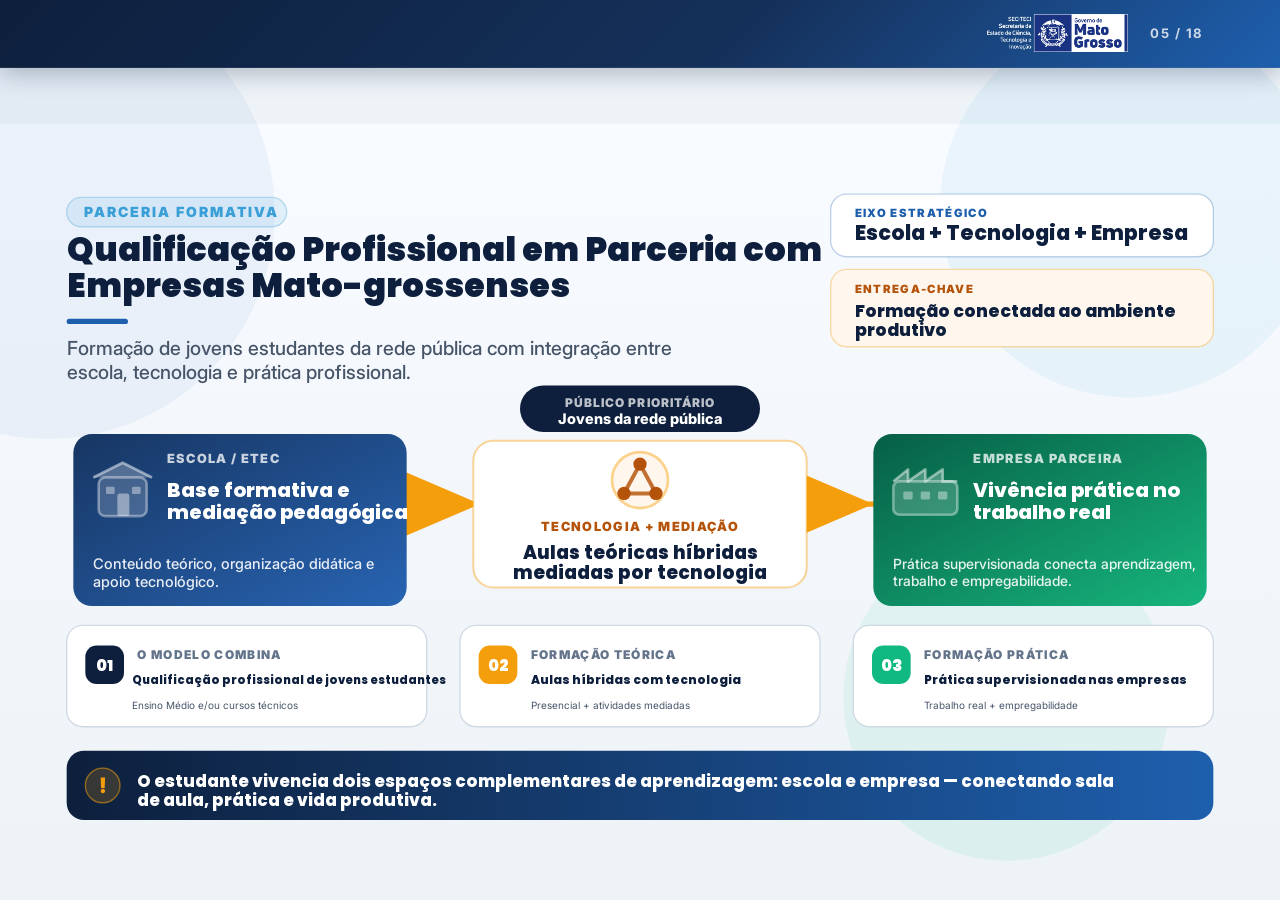
<file: slides/slide05.html>
﻿<!doctype html>
<html lang="pt-BR">
<head>
<meta charset="utf-8">
<meta name="viewport" content="width=device-width, initial-scale=1">
<title>Slide 05 —</title>
<link rel="preconnect" href="https://fonts.googleapis.com">
<link rel="preconnect" href="https://fonts.gstatic.com" crossorigin>
<link href="https://fonts.googleapis.com/css2?family=Inter:wght@300;400;500;600;700;800;900&family=Poppins:wght@300;400;600;700;800;900&display=swap" rel="stylesheet">
<link rel="stylesheet" href="https://cdnjs.cloudflare.com/ajax/libs/font-awesome/6.5.0/css/all.min.css">
<style>
  html, body {
    margin: 0;
    width: 100%;
    height: 100%;
    background: #eef3f8;
    overflow: hidden;
  }

  body {
    display: block;
  }

  .wrap {
    width: 100%;
    height: 100%;
    display: flex;
    flex-direction: column;
    background: #eef3f8;
  }

  .topbar {
    background: linear-gradient(135deg, #0d1f3c 0%, #15315b 58%, #1e5fad 100%);
    padding: 0.9rem 76px;
    display: flex;
    align-items: center;
    justify-content: space-between;
    gap: 1.25rem;
    position: relative;
    flex-shrink: 0;
    box-shadow: 0 6px 24px rgba(13,31,60,.28);
    border-bottom: 1px solid rgba(255,255,255,.08);
  }

  .topbar-logo {
    display: flex;
    align-items: center;
    gap: .85rem;
    color: #fff;
    font-family: 'Poppins', sans-serif;
    font-size: .94rem;
    font-weight: 700;
    letter-spacing: .03em;
    opacity: .96;
    margin-left: 48px;
  }

  .topbar-logo i {
    font-size: 1.15rem;
    background: linear-gradient(135deg, #4ade80, #22d3ee);
    -webkit-background-clip: text;
    -webkit-text-fill-color: transparent;
    background-clip: text;
    filter: drop-shadow(0 0 6px rgba(74,222,128,.45));
  }

  .topbar-slide-num {
    display: flex;
    align-items: center;
    gap: .85rem;
    color: rgba(255,255,255,.78);
    font-family: 'Inter', sans-serif;
    font-size: .82rem;
    font-weight: 700;
    letter-spacing: .12em;
  }

  .topbar-slide-num::before {
    content: "";
    display: block;
    width: 158px;
    height: 38px;
    background: url("../images/layout_set_logo.png") center / contain no-repeat;
    flex-shrink: 0;
  }

  .svg-shell {
    flex: 1;
    min-height: 0;
  }

  svg {
    display: block;
    width: 100%;
    height: 100%;
  }
</style>
</head>
<body>
<div class="wrap">
<div class="topbar">
  <div class="topbar-logo"></div>
  <div class="topbar-slide-num">05 / 18</div>
</div>
<div class="svg-shell">
<svg xmlns="http://www.w3.org/2000/svg" width="1920" height="1080" viewBox="0 0 1920 1080">
  <defs>
    <linearGradient id="top" x1="0" y1="0" x2="1" y2="0"><stop offset="0" stop-color="#0d1f3c"/><stop offset=".58" stop-color="#15315b"/><stop offset="1" stop-color="#1e5fad"/></linearGradient>
    <linearGradient id="bg" x1="0" y1="0" x2="0" y2="1"><stop offset="0" stop-color="#f8fbff"/><stop offset="1" stop-color="#eef3f8"/></linearGradient>
    <linearGradient id="blue" x1="0" y1="0" x2="1" y2="1"><stop offset="0" stop-color="#173663"/><stop offset="1" stop-color="#2864b2"/></linearGradient>
    <linearGradient id="green" x1="0" y1="0" x2="1" y2="1"><stop offset="0" stop-color="#065f46"/><stop offset="1" stop-color="#17b57d"/></linearGradient>
    <linearGradient id="footer" x1="0" y1="0" x2="1" y2="0"><stop offset="0" stop-color="#0d1f3c"/><stop offset="1" stop-color="#1e5fad"/></linearGradient>
    <marker id="arrow" markerWidth="18" markerHeight="18" refX="14" refY="6" orient="auto" markerUnits="strokeWidth"><path d="M0,0 L14,6 L0,12 Z" fill="#f59e0b"/></marker>
  </defs>
  <rect width="1920" height="1080" fill="url(#bg)"/>
  <circle cx="72" cy="132" r="340" fill="#1e5fad" opacity=".055"/>
  <circle cx="1695" cy="125" r="285" fill="#3a9fd6" opacity=".08"/>
  <circle cx="1510" cy="860" r="245" fill="#10b981" opacity=".08"/>

  <rect x="100" y="110" width="330" height="44" rx="22" fill="rgba(58,159,214,.12)" stroke="rgba(58,159,214,.32)" stroke-width="2"/>
  <text x="126" y="139" font-family="Inter, Arial, sans-serif" font-size="21" font-weight="900" letter-spacing="3" fill="#3a9fd6">PARCERIA FORMATIVA</text>

  <text x="100" y="205" font-family="Poppins, Inter, Arial, sans-serif" font-size="50" font-weight="900" fill="#0d1f3c" text-anchor="start" letter-spacing="0"><tspan x="100" dy="0">Qualificação Profissional em Parceria com</tspan><tspan x="100" dy="54">Empresas Mato-grossenses</tspan></text>
  <rect x="100" y="292" width="92" height="8" rx="4" fill="#1e5fad"/>
  <text x="100" y="346" font-family="Inter, Arial, sans-serif" font-size="29" font-weight="500" fill="#475569" text-anchor="start" letter-spacing="0"><tspan x="100" dy="0">Formação de jovens estudantes da rede pública com integração entre</tspan><tspan x="100" dy="35.96">escola, tecnologia e prática profissional.</tspan></text>

  <rect x="1246" y="105" width="574" height="94" rx="24" fill="#fff" stroke="rgba(30,95,173,.28)" stroke-width="2"/>
  <text x="1282" y="139" font-family="Inter, Arial, sans-serif" font-size="17" font-weight="900" letter-spacing="2" fill="#1e5fad">EIXO ESTRATÉGICO</text>
  <text x="1282" y="174" font-family="Poppins, Inter, Arial, sans-serif" font-size="31" font-weight="800" fill="#0d1f3c">Escola + Tecnologia + Empresa</text>
  <rect x="1246" y="218" width="574" height="116" rx="24" fill="#fff7ed" stroke="rgba(245,158,11,.35)" stroke-width="2"/>
  <text x="1282" y="254" font-family="Inter, Arial, sans-serif" font-size="17" font-weight="900" letter-spacing="2" fill="#b45309">ENTREGA-CHAVE</text>
  <text x="1282" y="289" font-family="Poppins, Inter, Arial, sans-serif" font-size="26" font-weight="800" fill="#0d1f3c" text-anchor="start" letter-spacing="0"><tspan x="1282" dy="0">Formação conectada ao ambiente</tspan><tspan x="1282" dy="29">produtivo</tspan></text>

  <rect x="780" y="392" width="360" height="70" rx="35" fill="#0d1f3c"/>
  <text x="960" y="424" text-anchor="middle" font-family="Inter, Arial, sans-serif" font-size="18" font-weight="900" letter-spacing="1.6" fill="rgba(255,255,255,.72)">PÚBLICO PRIORITÁRIO</text>
  <text x="960" y="450" text-anchor="middle" font-family="Inter, Arial, sans-serif" font-size="22" font-weight="800" fill="#fff">Jovens da rede pública</text>

  <path d="M610 570 H720" stroke="#f59e0b" stroke-width="8" stroke-linecap="round" fill="none" marker-end="url(#arrow)"/>
  <path d="M1200 570 H1310" stroke="#f59e0b" stroke-width="8" stroke-linecap="round" fill="none" marker-end="url(#arrow)"/>
  <rect x="827" y="515" width="266" height="42" rx="21" fill="#fff7ed" stroke="rgba(245,158,11,.34)" stroke-width="2"/>
  <text x="960" y="543" text-anchor="middle" font-family="Inter, Arial, sans-serif" font-size="18" font-weight="900" letter-spacing="1.2" fill="#b45309">INTEGRAÇÃO ORIENTADA</text>

  <rect x="110" y="465" width="500" height="258" rx="28" fill="url(#blue)"/>
  <g transform="translate(140 494)"><path d="M0 36 L44 14 L88 36" fill="rgba(255,255,255,.25)" stroke="rgba(255,255,255,.48)" stroke-width="4" stroke-linejoin="round"/><rect x="8" y="36" width="72" height="58" rx="10" fill="rgba(255,255,255,.18)" stroke="rgba(255,255,255,.38)" stroke-width="4"/><rect x="36" y="60" width="18" height="34" rx="4" fill="rgba(255,255,255,.42)"/><rect x="19" y="50" width="13" height="11" rx="2" fill="rgba(255,255,255,.38)"/><rect x="58" y="50" width="13" height="11" rx="2" fill="rgba(255,255,255,.38)"/></g>
  <text x="250" y="508" font-family="Inter, Arial, sans-serif" font-size="19" font-weight="900" letter-spacing="2" fill="rgba(255,255,255,.76)">ESCOLA / ETEC</text>
  <text x="250" y="559" font-family="Poppins, Inter, Arial, sans-serif" font-size="30" font-weight="800" fill="#fff" text-anchor="start" letter-spacing="0"><tspan x="250" dy="0">Base formativa e</tspan><tspan x="250" dy="34">mediação pedagógica</tspan></text>
  <text x="140" y="667" font-family="Inter, Arial, sans-serif" font-size="22" font-weight="500" fill="rgba(255,255,255,.9)" text-anchor="start" letter-spacing="0"><tspan x="140" dy="0">Conteúdo teórico, organização didática e</tspan><tspan x="140" dy="26.84">apoio tecnológico.</tspan></text>

  <rect x="710" y="475" width="500" height="220" rx="30" fill="#fff" stroke="rgba(245,158,11,.42)" stroke-width="3"/>
  <g transform="translate(916 490)"><circle cx="44" cy="44" r="42" fill="#fff7ed" stroke="rgba(245,158,11,.45)" stroke-width="4"/><circle cx="44" cy="20" r="10" fill="#b45309"/><circle cx="20" cy="64" r="10" fill="#b45309"/><circle cx="68" cy="64" r="10" fill="#b45309"/><path d="M44 20 L20 64 H68 Z" fill="none" stroke="#b45309" stroke-width="6" stroke-linejoin="round" stroke-linecap="round" opacity=".82"/></g>
  <text x="960" y="610" text-anchor="middle" font-family="Inter, Arial, sans-serif" font-size="19" font-weight="900" letter-spacing="2" fill="#b45309">TECNOLOGIA + MEDIAÇÃO</text>
  <text x="960" y="652" font-family="Poppins, Inter, Arial, sans-serif" font-size="28" font-weight="800" fill="#0d1f3c" text-anchor="middle" letter-spacing="0"><tspan x="960" dy="0">Aulas teóricas híbridas</tspan><tspan x="960" dy="30.24">mediadas por tecnologia</tspan></text>

  <rect x="1310" y="465" width="500" height="258" rx="28" fill="url(#green)"/>
  <g transform="translate(1340 490)"><rect x="0" y="46" width="96" height="50" rx="9" fill="rgba(255,255,255,.18)" stroke="rgba(255,255,255,.38)" stroke-width="4"/><path d="M0 46 L22 28 V46 L48 28 V46 L74 28 V46 H96" fill="rgba(255,255,255,.25)" stroke="rgba(255,255,255,.48)" stroke-width="4" stroke-linejoin="round"/><rect x="15" y="61" width="14" height="12" rx="2" fill="rgba(255,255,255,.38)"/><rect x="41" y="61" width="14" height="12" rx="2" fill="rgba(255,255,255,.38)"/><rect x="67" y="61" width="14" height="12" rx="2" fill="rgba(255,255,255,.38)"/></g>
  <text x="1460" y="508" font-family="Inter, Arial, sans-serif" font-size="19" font-weight="900" letter-spacing="2" fill="rgba(255,255,255,.76)">EMPRESA PARCEIRA</text>
  <text x="1460" y="559" font-family="Poppins, Inter, Arial, sans-serif" font-size="30" font-weight="800" fill="#fff" text-anchor="start" letter-spacing="0"><tspan x="1460" dy="0">Vivência prática no</tspan><tspan x="1460" dy="34">trabalho real</tspan></text>
  <text x="1340" y="667" font-family="Inter, Arial, sans-serif" font-size="21" font-weight="500" fill="rgba(255,255,255,.9)" text-anchor="start" letter-spacing="0"><tspan x="1340" dy="0">Prática supervisionada conecta aprendizagem,</tspan><tspan x="1340" dy="25.8">trabalho e empregabilidade.</tspan></text>

  <rect x="100" y="752" width="540" height="152" rx="24" fill="#fff" stroke="rgba(203,213,225,.9)" stroke-width="2"/>
  <rect x="128" y="782" width="58" height="58" rx="17" fill="#0d1f3c"/>
  <text x="157" y="821" text-anchor="middle" font-family="Poppins, Inter, Arial, sans-serif" font-size="23" font-weight="900" fill="#fff">01</text>
  <text x="206" y="802" font-family="Inter, Arial, sans-serif" font-size="18" font-weight="900" letter-spacing="2" fill="#64748b">O MODELO COMBINA</text>
  <text x="198" y="840" font-family="Poppins, Inter, Arial, sans-serif" font-size="17" font-weight="800" fill="#0d1f3c" text-anchor="start" letter-spacing="0">Qualificação profissional de jovens estudantes</text>
  <text x="198" y="877" font-family="Inter, Arial, sans-serif" font-size="15" fill="#475569" text-anchor="start" letter-spacing="0">Ensino Médio e/ou cursos técnicos</text>

  <rect x="690" y="752" width="540" height="152" rx="24" fill="#fff" stroke="rgba(203,213,225,.9)" stroke-width="2"/>
  <rect x="718" y="782" width="58" height="58" rx="17" fill="#f59e0b"/>
  <text x="747" y="821" text-anchor="middle" font-family="Poppins, Inter, Arial, sans-serif" font-size="23" font-weight="900" fill="#fff">02</text>
  <text x="796" y="802" font-family="Inter, Arial, sans-serif" font-size="18" font-weight="900" letter-spacing="2" fill="#64748b">FORMAÇÃO TEÓRICA</text>
  <text x="796" y="840" font-family="Poppins, Inter, Arial, sans-serif" font-size="18" font-weight="800" fill="#0d1f3c" text-anchor="start" letter-spacing="0">Aulas híbridas com tecnologia</text>
  <text x="796" y="877" font-family="Inter, Arial, sans-serif" font-size="15" fill="#475569" text-anchor="start" letter-spacing="0">Presencial + atividades mediadas</text>

  <rect x="1280" y="752" width="540" height="152" rx="24" fill="#fff" stroke="rgba(203,213,225,.9)" stroke-width="2"/>
  <rect x="1308" y="782" width="58" height="58" rx="17" fill="#10b981"/>
  <text x="1337" y="821" text-anchor="middle" font-family="Poppins, Inter, Arial, sans-serif" font-size="23" font-weight="900" fill="#fff">03</text>
  <text x="1386" y="802" font-family="Inter, Arial, sans-serif" font-size="18" font-weight="900" letter-spacing="2" fill="#64748b">FORMAÇÃO PRÁTICA</text>
  <text x="1386" y="840" font-family="Poppins, Inter, Arial, sans-serif" font-size="18" font-weight="800" fill="#0d1f3c" text-anchor="start" letter-spacing="0">Prática supervisionada nas empresas</text>
  <text x="1386" y="877" font-family="Inter, Arial, sans-serif" font-size="15" fill="#475569" text-anchor="start" letter-spacing="0">Trabalho real + empregabilidade</text>

  <rect x="100" y="940" width="1720" height="104" rx="26" fill="url(#footer)"/>
  <circle cx="154" cy="992" r="26" fill="rgba(245,158,11,.18)" stroke="rgba(245,158,11,.55)" stroke-width="2"/>
  <text x="154" y="1003" text-anchor="middle" font-family="Inter, Arial, sans-serif" font-size="32" font-weight="900" fill="#f59e0b">!</text>
  <text x="205" y="994" font-family="Poppins, Inter, Arial, sans-serif" font-size="25" font-weight="800" fill="#fff" text-anchor="start" letter-spacing="0"><tspan x="205" dy="0">O estudante vivencia dois espaços complementares de aprendizagem: escola e empresa — conectando sala</tspan><tspan x="205" dy="28.75">de aula, prática e vida produtiva.</tspan></text>
</svg>
</div>
</div>
</body>
</html>
</file>
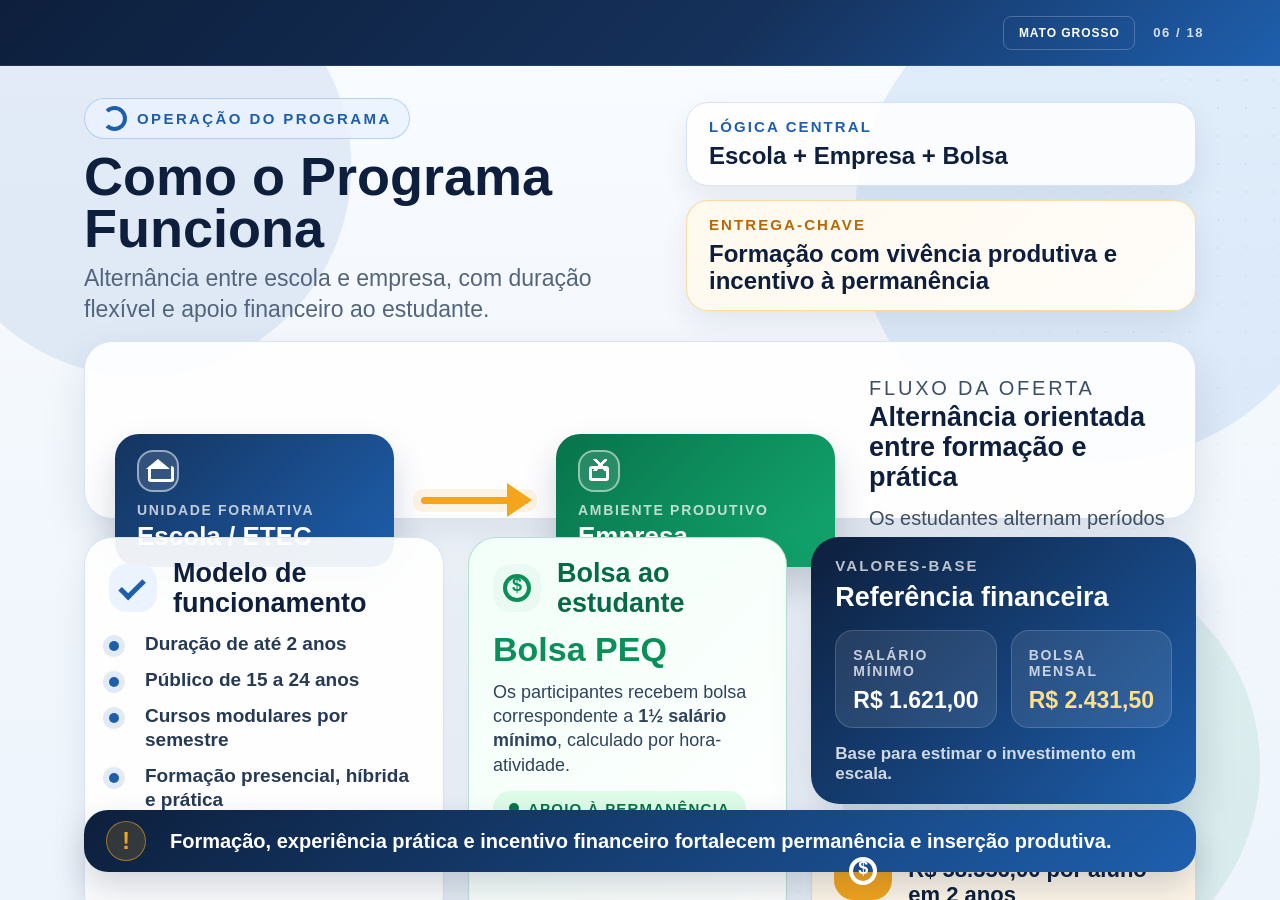
<file: slides/slide06.html>
﻿<!doctype html>
<html lang="pt-BR">
<head>
<meta charset="utf-8">
<meta name="viewport" content="width=device-width, initial-scale=1">
<title>Slide 06 - Como o Programa Funciona</title>
<style>
  :root {
    --bg: #eef4fb;
    --paper: #ffffff;
    --navy: #0d1f3c;
    --navy-2: #14345f;
    --blue: #1e5fad;
    --blue-2: #2f80d6;
    --blue-soft: #eaf3ff;
    --green: #0b8f5a;
    --green-soft: #eafaf2;
    --gold: #f4a51c;
    --gold-soft: #fff7e8;
    --text: #132642;
    --muted: #53657d;
    --line: #d7e3f2;
    --shadow: 0 18px 45px rgba(13, 31, 60, .11);
    --radius: 28px;
  }

  * {
    box-sizing: border-box;
  }

  html,
  body {
    width: 100%;
    height: 100%;
    margin: 0;
    overflow: hidden;
    background: var(--bg);
    color: var(--text);
    font-family: "Segoe UI", Inter, Arial, sans-serif;
  }

  body {
    display: block;
  }

  .wrap {
    width: 100%;
    height: 100%;
    display: flex;
    flex-direction: column;
    background: var(--bg);
    overflow: hidden;
  }

  .topbar {
    height: 66px;
    flex: 0 0 66px;
    display: flex;
    align-items: center;
    justify-content: space-between;
    gap: 24px;
    padding: 0 76px;
    background: linear-gradient(135deg, #0d1f3c 0%, #15315b 58%, #1e5fad 100%);
    border-bottom: 1px solid rgba(255, 255, 255, .10);
    box-shadow: 0 8px 24px rgba(13, 31, 60, .24);
    color: #fff;
  }

  .topbar-logo {
    display: flex;
    align-items: center;
    gap: 13px;
    margin-left: 48px;
    font-size: 15px;
    font-weight: 800;
    letter-spacing: .03em;
  }

  .topbar-logo-mark {
    width: 18px;
    height: 18px;
    position: relative;
    color: #4ade80;
  }

  .topbar-logo-mark::before,
  .topbar-logo-mark::after {
    content: "";
    position: absolute;
    width: 13px;
    height: 8px;
    border-radius: 13px 13px 0 13px;
    background: currentColor;
  }

  .topbar-logo-mark::before {
    left: 0;
    top: 7px;
    transform: rotate(35deg);
  }

  .topbar-logo-mark::after {
    right: 0;
    top: 2px;
    color: #22d3ee;
    background: currentColor;
    transform: rotate(-35deg);
  }

  .topbar-right {
    display: flex;
    align-items: center;
    gap: 18px;
    color: rgba(255, 255, 255, .82);
    font-size: 13px;
    font-weight: 800;
    letter-spacing: .12em;
  }

  .topbar-emblem {
    display: grid;
    place-items: center;
    min-width: 132px;
    height: 34px;
    padding: 0 14px;
    border: 1px solid rgba(255, 255, 255, .22);
    border-radius: 8px;
    color: #fff;
    font-size: 12px;
    font-weight: 900;
    letter-spacing: .08em;
  }

  .slide {
    position: relative;
    width: 100%;
    flex: 1;
    min-height: 0;
    overflow: hidden;
    padding: 32px 84px 28px;
    background:
      radial-gradient(circle at 11% 12%, rgba(30, 95, 173, .10) 0 210px, transparent 211px),
      radial-gradient(circle at 86% 18%, rgba(47, 128, 214, .12) 0 245px, transparent 246px),
      radial-gradient(circle at 82% 84%, rgba(11, 143, 90, .09) 0 210px, transparent 211px),
      linear-gradient(180deg, #f8fbff 0%, #edf4fb 100%);
  }

  .slide::before {
    content: "";
    position: absolute;
    inset: 0;
    background-image: radial-gradient(rgba(30, 95, 173, .18) 1.5px, transparent 1.5px);
    background-size: 28px 28px;
    mask-image: linear-gradient(110deg, transparent 0 63%, #000 78%, transparent 100%);
    opacity: .45;
    pointer-events: none;
  }

  .content {
    position: relative;
    z-index: 1;
    height: 100%;
    display: grid;
    grid-template-rows: auto 1fr auto;
    gap: 16px;
  }

  .top {
    display: grid;
    grid-template-columns: minmax(0, 1fr) 510px;
    gap: 44px;
    align-items: start;
  }

  .eyebrow {
    display: inline-flex;
    align-items: center;
    gap: 10px;
    width: fit-content;
    padding: 7px 17px;
    border: 1px solid rgba(47, 128, 214, .30);
    border-radius: 999px;
    background: rgba(234, 243, 255, .86);
    color: var(--blue);
    font-size: 15px;
    line-height: 1;
    font-weight: 850;
    letter-spacing: .16em;
    text-transform: uppercase;
  }

  .eyebrow::before {
    content: "";
    width: 17px;
    height: 17px;
    border: 4px solid currentColor;
    border-left-color: transparent;
    border-radius: 50%;
  }

  h1 {
    margin: 12px 0 8px;
    color: var(--navy);
    font-size: 54px;
    line-height: .96;
    letter-spacing: 0;
    font-weight: 900;
  }

  .subtitle {
    max-width: 850px;
    margin: 0;
    color: var(--muted);
    font-size: 23px;
    line-height: 1.35;
    font-weight: 500;
  }

  .insight-stack {
    display: grid;
    gap: 14px;
    padding-top: 4px;
  }

  .insight {
    min-height: 78px;
    padding: 15px 22px;
    border: 1px solid var(--line);
    border-radius: 22px;
    background: rgba(255, 255, 255, .86);
    box-shadow: 0 12px 28px rgba(13, 31, 60, .08);
  }

  .insight.key {
    background: linear-gradient(135deg, #fff9ed, #fffdfa);
    border-color: rgba(244, 165, 28, .38);
  }

  .label {
    margin: 0 0 8px;
    color: var(--blue);
    font-size: 15px;
    font-weight: 900;
    letter-spacing: .14em;
    text-transform: uppercase;
  }

  .insight.key .label {
    color: #b66808;
  }

  .insight strong {
    display: block;
    color: var(--navy);
    font-size: 24px;
    line-height: 1.12;
    font-weight: 900;
  }

  .main {
    display: grid;
    grid-template-rows: 178px 1fr;
    gap: 18px;
    min-height: 0;
  }

  .flow-card {
    display: grid;
    grid-template-columns: 720px minmax(0, 1fr);
    gap: 34px;
    align-items: center;
    padding: 20px 30px;
    border: 1px solid var(--line);
    border-radius: var(--radius);
    background: rgba(255, 255, 255, .90);
    box-shadow: var(--shadow);
  }

  .flow-map {
    display: grid;
    grid-template-columns: 1fr 118px 1fr;
    align-items: center;
    gap: 22px;
  }

  .node {
    min-height: 108px;
    padding: 16px 22px;
    border-radius: 24px;
    color: #fff;
    box-shadow: 0 18px 34px rgba(13, 31, 60, .18);
  }

  .node.school {
    background: linear-gradient(135deg, var(--navy-2), var(--blue));
  }

  .node.company {
    background: linear-gradient(135deg, #08734b, #13a86f);
  }

  .node-icon {
    width: 42px;
    height: 42px;
    margin-bottom: 10px;
    border: 2px solid rgba(255, 255, 255, .50);
    border-radius: 16px;
    display: grid;
    place-items: center;
    background: rgba(255, 255, 255, .12);
  }

  .school-symbol,
  .company-symbol {
    width: 24px;
    height: 24px;
    position: relative;
  }

  .school-symbol::before {
    content: "";
    position: absolute;
    left: 2px;
    top: 7px;
    width: 20px;
    height: 13px;
    border: 3px solid #fff;
    border-top: 0;
    border-radius: 3px;
  }

  .school-symbol::after {
    content: "";
    position: absolute;
    left: 0;
    top: 0;
    border-left: 12px solid transparent;
    border-right: 12px solid transparent;
    border-bottom: 10px solid #fff;
  }

  .company-symbol::before {
    content: "";
    position: absolute;
    inset: 7px 2px 2px;
    border: 3px solid #fff;
    border-radius: 3px;
  }

  .company-symbol::after {
    content: "";
    position: absolute;
    left: 4px;
    top: 0;
    width: 16px;
    height: 12px;
    background:
      linear-gradient(135deg, transparent 0 48%, #fff 49% 62%, transparent 63%),
      linear-gradient(45deg, transparent 0 48%, #fff 49% 62%, transparent 63%);
  }

  .node-kicker {
    margin: 0 0 5px;
    color: rgba(255, 255, 255, .72);
    font-size: 14px;
    font-weight: 900;
    letter-spacing: .12em;
    text-transform: uppercase;
  }

  .node-title {
    margin: 0;
    font-size: 26px;
    line-height: 1.05;
    font-weight: 900;
  }

  .connector {
    height: 72px;
    position: relative;
    display: grid;
    place-items: center;
  }

  .connector::before {
    content: "";
    width: 108px;
    height: 7px;
    border-radius: 999px;
    background: var(--gold);
    box-shadow: 0 0 0 8px rgba(244, 165, 28, .12);
  }

  .connector::after {
    content: "";
    position: absolute;
    right: 2px;
    width: 0;
    height: 0;
    border-top: 17px solid transparent;
    border-bottom: 17px solid transparent;
    border-left: 25px solid var(--gold);
  }

  .flow-copy h2,
  .group h2,
  .finance-card h2 {
    margin: 0;
    color: var(--navy);
    font-size: 27px;
    line-height: 1.12;
    font-weight: 900;
  }

  .flow-copy p {
    max-width: 690px;
    margin: 13px 0 0;
    color: #3d4f67;
    font-size: 20px;
    line-height: 1.34;
    font-weight: 500;
  }

  .bottom-grid {
    display: grid;
    grid-template-columns: 1.06fr .94fr 1.06fr;
    gap: 24px;
    align-items: stretch;
    min-height: 0;
  }

  .group {
    min-height: 0;
    padding: 20px 24px;
    border: 1px solid var(--line);
    border-radius: var(--radius);
    background: rgba(255, 255, 255, .92);
    box-shadow: 0 14px 34px rgba(13, 31, 60, .08);
  }

  .group-header {
    display: flex;
    align-items: center;
    gap: 16px;
    margin-bottom: 14px;
  }

  .icon-box {
    width: 48px;
    height: 48px;
    flex: 0 0 auto;
    border-radius: 18px;
    display: grid;
    place-items: center;
    background: var(--blue-soft);
    color: var(--blue);
  }

  .check-icon {
    width: 25px;
    height: 14px;
    border-left: 5px solid currentColor;
    border-bottom: 5px solid currentColor;
    transform: rotate(-45deg) translateY(-2px);
  }

  .money-icon {
    width: 28px;
    height: 28px;
    border: 4px solid currentColor;
    border-radius: 50%;
    position: relative;
  }

  .money-icon::before {
    content: "$";
    position: absolute;
    inset: -5px 0 0;
    display: grid;
    place-items: center;
    font-size: 18px;
    font-weight: 900;
  }

  .group.bolsa {
    background: linear-gradient(135deg, #f2fff8, #ffffff);
    border-color: rgba(11, 143, 90, .28);
  }

  .group.bolsa .icon-box {
    background: var(--green-soft);
    color: var(--green);
  }

  .group.bolsa h2 {
    color: #086945;
  }

  .features {
    display: grid;
    gap: 12px;
    margin: 0;
    padding: 0;
    list-style: none;
  }

  .features li {
    display: grid;
    grid-template-columns: 22px 1fr;
    gap: 14px;
    align-items: start;
    color: #263a55;
    font-size: 19px;
    line-height: 1.26;
    font-weight: 650;
  }

  .features li::before {
    content: "";
    width: 10px;
    height: 10px;
    margin-top: 9px;
    border-radius: 50%;
    background: var(--blue);
    box-shadow: 0 0 0 6px rgba(30, 95, 173, .12);
  }

  .peq {
    margin: 0 0 14px;
    color: var(--green);
    font-size: 34px;
    line-height: 1;
    font-weight: 900;
  }

  .bolsa p {
    margin: 0;
    color: #2f435c;
    font-size: 18px;
    line-height: 1.34;
    font-weight: 520;
  }

  .badge {
    display: inline-flex;
    align-items: center;
    gap: 9px;
    margin-top: 14px;
    padding: 9px 16px;
    border-radius: 999px;
    background: #dcfce7;
    color: #08734b;
    font-size: 15px;
    font-weight: 900;
    letter-spacing: .08em;
    text-transform: uppercase;
  }

  .badge::before {
    content: "";
    width: 10px;
    height: 10px;
    border-radius: 50%;
    background: currentColor;
  }

  .finance-wrap {
    display: grid;
    grid-template-rows: 1fr auto;
    gap: 14px;
  }

  .finance-card {
    padding: 20px 24px;
    border-radius: var(--radius);
    background: linear-gradient(135deg, var(--navy), var(--blue));
    box-shadow: 0 18px 42px rgba(13, 31, 60, .17);
    color: #fff;
  }

  .finance-card h2 {
    color: #fff;
  }

  .finance-grid {
    display: grid;
    grid-template-columns: 1fr 1fr;
    gap: 14px;
    margin-top: 18px;
  }

  .value-box {
    padding: 16px 17px 15px;
    border: 1px solid rgba(255, 255, 255, .16);
    border-radius: 18px;
    background: rgba(255, 255, 255, .09);
  }

  .value-label {
    margin: 0 0 10px;
    color: rgba(255, 255, 255, .74);
    font-size: 14px;
    font-weight: 850;
    letter-spacing: .12em;
    text-transform: uppercase;
  }

  .value {
    margin: 0;
    color: #fff;
    font-size: 23px;
    line-height: 1;
    font-weight: 900;
    white-space: nowrap;
  }

  .value.gold {
    color: #ffe08a;
  }

  .finance-note {
    margin: 16px 0 0;
    color: rgba(255, 255, 255, .80);
    font-size: 17px;
    font-weight: 600;
  }

  .investment {
    display: grid;
    grid-template-columns: 58px 1fr;
    gap: 16px;
    align-items: center;
    padding: 15px 22px;
    border: 1px solid rgba(244, 165, 28, .36);
    border-radius: 24px;
    background: var(--gold-soft);
    box-shadow: 0 12px 28px rgba(13, 31, 60, .07);
  }

  .investment .icon-box {
    width: 58px;
    height: 58px;
    border-radius: 20px;
    background: var(--gold);
    color: #fff;
  }

  .investment-label {
    margin: 0 0 8px;
    color: #a85c00;
    font-size: 14px;
    font-weight: 900;
    letter-spacing: .12em;
    text-transform: uppercase;
  }

  .investment strong {
    display: block;
    color: var(--navy);
    font-size: 22px;
    line-height: 1.12;
    font-weight: 900;
  }

  .closing {
    min-height: 56px;
    display: grid;
    grid-template-columns: 46px 1fr;
    align-items: center;
    gap: 18px;
    padding: 11px 22px;
    border-radius: 24px;
    background: linear-gradient(135deg, var(--navy), var(--blue));
    color: #fff;
    box-shadow: 0 16px 34px rgba(13, 31, 60, .18);
  }

  .closing-mark {
    width: 40px;
    height: 40px;
    display: grid;
    place-items: center;
    border: 1px solid rgba(244, 165, 28, .55);
    border-radius: 50%;
    background: rgba(244, 165, 28, .16);
    color: var(--gold);
    font-size: 23px;
    font-weight: 900;
  }

  .closing p {
    margin: 0;
    font-size: 20px;
    line-height: 1.25;
    font-weight: 850;
  }

  @media (max-height: 820px) {
    .slide {
      padding-top: 24px;
      padding-bottom: 22px;
    }

    h1 {
      font-size: 49px;
    }

    .subtitle {
      font-size: 21px;
    }

    .main {
      grid-template-rows: 166px 1fr;
    }

    .closing p {
      font-size: 18px;
    }
  }
</style>
</head>
<body>
<div class="wrap">
<div class="topbar">
  <div class="topbar-logo">
    
   
  </div>
  <div class="topbar-right">
    <span class="topbar-emblem">MATO GROSSO</span>
    <span>06 / 18</span>
  </div>
</div>

<main class="slide" aria-label="Como o Programa Funciona">
  <div class="content">
    <header class="top">
      <div>
        <div class="eyebrow">Operação do programa</div>
        <h1>Como o Programa Funciona</h1>
        <p class="subtitle">Alternância entre escola e empresa, com duração flexível e apoio financeiro ao estudante.</p>
      </div>

      <aside class="insight-stack" aria-label="Resumo estratégico">
        <div class="insight">
          <p class="label">Lógica central</p>
          <strong>Escola + Empresa + Bolsa</strong>
        </div>
        <div class="insight key">
          <p class="label">Entrega-chave</p>
          <strong>Formação com vivência produtiva e incentivo à permanência</strong>
        </div>
      </aside>
    </header>

    <section class="main">
      <div class="flow-card">
        <div class="flow-map" aria-label="Fluxo Escola para Empresa">
          <div class="node school">
            <div class="node-icon"><span class="school-symbol"></span></div>
            <p class="node-kicker">Unidade Formativa</p>
            <p class="node-title">Escola / ETEC</p>
          </div>

          <div class="connector" aria-hidden="true"></div>

          <div class="node company">
            <div class="node-icon"><span class="company-symbol"></span></div>
            <p class="node-kicker">Ambiente Produtivo</p>
            <p class="node-title">Empresa</p>
          </div>
        </div>

        <div class="flow-copy">
          <p class="label">Fluxo da oferta</p>
          <h2>Alternância orientada entre formação e prática</h2>
          <p>Os estudantes alternam períodos na unidade formativa e no ambiente produtivo, conforme a complexidade da área de formação.</p>
        </div>
      </div>

      <div class="bottom-grid">
        <section class="group">
          <div class="group-header">
            <div class="icon-box"><span class="check-icon"></span></div>
            <h2>Modelo de funcionamento</h2>
          </div>
          <ul class="features">
            <li>Duração de até 2 anos</li>
            <li>Público de 15 a 24 anos</li>
            <li>Cursos modulares por semestre</li>
            <li>Formação presencial, híbrida e prática</li>
          </ul>
        </section>

        <section class="group bolsa">
          <div class="group-header">
            <div class="icon-box"><span class="money-icon"></span></div>
            <h2>Bolsa ao estudante</h2>
          </div>
          <div class="peq">Bolsa PEQ</div>
          <p>Os participantes recebem bolsa correspondente a <strong>1½ salário mínimo</strong>, calculado por hora-atividade.</p>
          <div class="badge">Apoio à permanência</div>
        </section>

        <section class="finance-wrap" aria-label="Valores e investimento">
          <div class="finance-card">
            <p class="label" style="color:rgba(255,255,255,.72)">Valores-base</p>
            <h2>Referência financeira</h2>
            <div class="finance-grid">
              <div class="value-box">
                <p class="value-label">Salário mínimo</p>
                <p class="value">R$ 1.621,00</p>
              </div>
              <div class="value-box">
                <p class="value-label">Bolsa mensal</p>
                <p class="value gold">R$ 2.431,50</p>
              </div>
            </div>
            <p class="finance-note">Base para estimar o investimento em escala.</p>
          </div>

          <div class="investment">
            <div class="icon-box"><span class="money-icon"></span></div>
            <div>
              <p class="investment-label">Investimento com bolsa</p>
              <strong>R$ 58.356,00 por aluno em 2 anos</strong>
            </div>
          </div>
        </section>
      </div>
    </section>

    <footer class="closing">
      <div class="closing-mark">!</div>
      <p>Formação, experiência prática e incentivo financeiro fortalecem permanência e inserção produtiva.</p>
    </footer>
  </div>
</main>
</div>
</body>
</html>
</file>
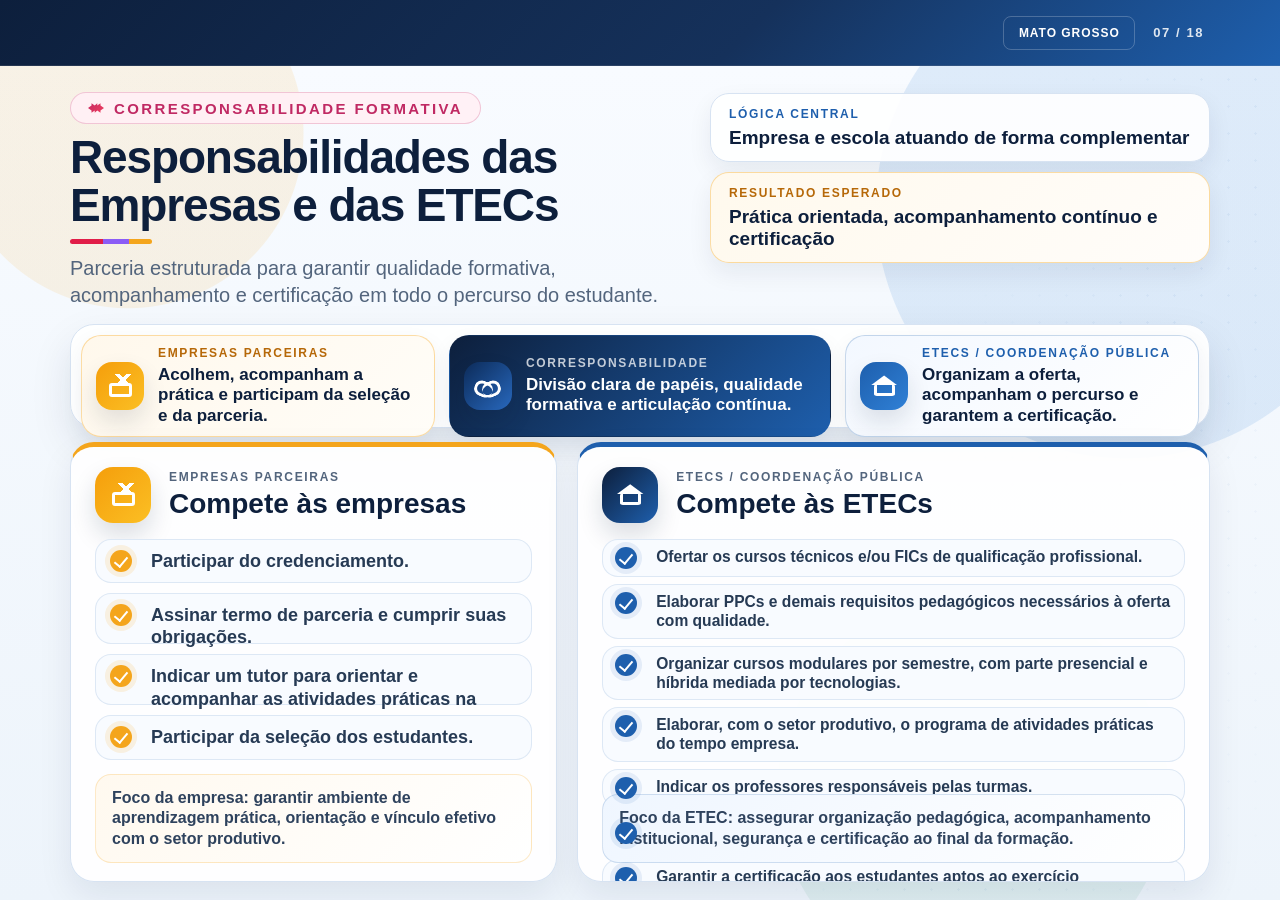
<file: slides/slide07.html>
﻿<!doctype html>
<html lang="pt-BR">
<head>
<meta charset="utf-8">
<meta name="viewport" content="width=device-width, initial-scale=1">
<title>Slide 07 - Responsabilidades das Empresas e das ETECs</title>
<style>
  :root {
    --bg: #dfe9f5;
    --paper: #ffffff;
    --navy: #0d1f3c;
    --blue: #1e5fad;
    --blue-2: #2f80d6;
    --blue-soft: #eaf3ff;
    --gold: #f4a51c;
    --gold-soft: #fff7e8;
    --rose: #c02963;
    --rose-soft: #fff0f6;
    --text: #132642;
    --muted: #53657d;
    --line: #d7e3f2;
    --shadow: 0 18px 42px rgba(13, 31, 60, .10);
    --radius: 24px;
  }

  * { box-sizing: border-box; }

  html,
  body {
    width: 100%;
    height: 100%;
    margin: 0;
    overflow: hidden;
    background: var(--bg);
    color: var(--text);
    font-family: "Segoe UI", Inter, Arial, sans-serif;
  }

  .wrap {
    width: 100%;
    height: 100%;
    display: flex;
    flex-direction: column;
    background: var(--bg);
    overflow: hidden;
  }

  .topbar {
    height: 66px;
    flex: 0 0 66px;
    display: flex;
    align-items: center;
    justify-content: space-between;
    gap: 24px;
    padding: 0 76px;
    background: linear-gradient(135deg, #0d1f3c 0%, #15315b 58%, #1e5fad 100%);
    border-bottom: 1px solid rgba(255, 255, 255, .10);
    box-shadow: 0 8px 24px rgba(13, 31, 60, .24);
    color: #fff;
  }

  .topbar-logo {
    display: flex;
    align-items: center;
    gap: 13px;
    margin-left: 48px;
    font-size: 15px;
    font-weight: 800;
    letter-spacing: .03em;
  }

  .topbar-logo-mark {
    width: 18px;
    height: 18px;
    position: relative;
    color: #4ade80;
  }

  .topbar-logo-mark::before,
  .topbar-logo-mark::after {
    content: "";
    position: absolute;
    width: 13px;
    height: 8px;
    border-radius: 13px 13px 0 13px;
    background: currentColor;
  }

  .topbar-logo-mark::before {
    left: 0;
    top: 7px;
    transform: rotate(35deg);
  }

  .topbar-logo-mark::after {
    right: 0;
    top: 2px;
    color: #22d3ee;
    transform: rotate(-35deg);
  }

  .topbar-right {
    display: flex;
    align-items: center;
    gap: 18px;
    color: rgba(255, 255, 255, .86);
    font-size: 13px;
    font-weight: 850;
    letter-spacing: .12em;
  }

  .topbar-emblem {
    display: grid;
    place-items: center;
    min-width: 132px;
    height: 34px;
    padding: 0 14px;
    border: 1px solid rgba(255, 255, 255, .22);
    border-radius: 8px;
    color: #fff;
    font-size: 12px;
    font-weight: 900;
    letter-spacing: .08em;
  }

  .slide {
    position: relative;
    flex: 1 1 auto;
    min-height: 0;
    overflow: hidden;
    padding: 26px 70px 18px;
    background:
      radial-gradient(circle at 10% 8%, rgba(245, 158, 11, .10) 0 175px, transparent 176px),
      radial-gradient(circle at 88% 17%, rgba(47, 128, 214, .13) 0 250px, transparent 251px),
      radial-gradient(circle at 76% 87%, rgba(11, 143, 90, .07) 0 195px, transparent 196px),
      linear-gradient(180deg, #f8fbff 0%, #edf4fb 100%);
  }

  .slide::before {
    content: "";
    position: absolute;
    inset: 0;
    background-image: radial-gradient(rgba(30, 95, 173, .17) 1.3px, transparent 1.3px);
    background-size: 27px 27px;
    mask-image: linear-gradient(110deg, transparent 0 65%, #000 80%, transparent 100%);
    opacity: .34;
    pointer-events: none;
  }

  .content {
    position: relative;
    z-index: 1;
    height: 100%;
    display: grid;
    grid-template-rows: auto 104px minmax(0, 1fr);
    gap: 14px;
    min-height: 0;
  }

  .top {
    display: grid;
    grid-template-columns: minmax(0, 1fr) 500px;
    gap: 34px;
    align-items: start;
    min-height: 0;
  }

  .eyebrow {
    display: inline-flex;
    align-items: center;
    gap: 10px;
    width: fit-content;
    padding: 7px 17px;
    border: 1px solid rgba(192, 41, 99, .22);
    border-radius: 999px;
    background: rgba(255, 240, 246, .92);
    color: var(--rose);
    font-size: 15px;
    line-height: 1;
    font-weight: 850;
    letter-spacing: .16em;
    text-transform: uppercase;
  }

  .eyebrow::before {
    content: "";
    width: 16px;
    height: 16px;
    border-radius: 4px;
    background: linear-gradient(135deg, var(--rose), #f43f5e);
    clip-path: polygon(0 50%, 22% 35%, 22% 20%, 42% 35%, 58% 20%, 58% 35%, 78% 20%, 78% 35%, 100% 50%, 78% 65%, 78% 80%, 58% 65%, 42% 80%, 42% 65%, 22% 80%, 22% 65%);
  }

  h1 {
    margin: 10px 0 6px;
    color: var(--navy);
    font-size: 46px;
    line-height: 1.04;
    letter-spacing: -.025em;
    font-weight: 900;
  }

  .title-accent {
    width: 82px;
    height: 5px;
    border-radius: 999px;
    background: linear-gradient(90deg, #e11d48 0 40%, #8b5cf6 40% 72%, var(--gold) 72% 100%);
    margin: 9px 0 11px;
  }

  .subtitle {
    max-width: 980px;
    margin: 0;
    color: var(--muted);
    font-size: 20px;
    line-height: 1.38;
    font-weight: 520;
  }

  .insight-stack {
    display: grid;
    gap: 10px;
    align-content: start;
    padding-top: 1px;
  }

  .insight {
    min-height: 64px;
    padding: 13px 18px;
    border: 1px solid var(--line);
    border-radius: 19px;
    background: rgba(255, 255, 255, .92);
    box-shadow: 0 10px 24px rgba(13, 31, 60, .07);
  }

  .insight.key {
    background: linear-gradient(135deg, #fff9ed, #fffdfa);
    border-color: rgba(244, 165, 28, .38);
  }

  .label,
  .flow-kicker,
  .card-kicker {
    margin: 0;
    font-size: 12px;
    font-weight: 900;
    letter-spacing: .14em;
    text-transform: uppercase;
  }

  .insight .label { color: var(--blue); margin-bottom: 6px; }
  .insight.key .label { color: #b66808; }

  .insight strong {
    display: block;
    color: var(--navy);
    font-size: 19px;
    line-height: 1.12;
    font-weight: 900;
  }

  .flow-band {
    display: grid;
    grid-template-columns: 1fr 1.08fr 1fr;
    align-items: stretch;
    gap: 14px;
    min-height: 0;
    padding: 10px;
    border: 1px solid var(--line);
    border-radius: var(--radius);
    background: rgba(255,255,255,.94);
    box-shadow: var(--shadow);
  }

  .flow-chip {
    display: grid;
    grid-template-columns: 50px 1fr;
    align-items: center;
    gap: 12px;
    min-width: 0;
    padding: 10px 14px;
    border-radius: 20px;
    border: 1px solid transparent;
    box-shadow: 0 8px 22px rgba(13,31,60,.06);
  }

  .flow-chip.company { background: linear-gradient(135deg, #fff8ec, #fffdf8); border-color: rgba(245,158,11,.34); }
  .flow-chip.bridge { background: linear-gradient(135deg, var(--navy), var(--blue)); color:#fff; }
  .flow-chip.school { background: linear-gradient(135deg, #f3f8ff, #ffffff); border-color: rgba(30,95,173,.24); }

  .mini-icon {
    width: 48px;
    height: 48px;
    border-radius: 16px;
    display: grid;
    place-items: center;
    color:#fff;
    position: relative;
    box-shadow: 0 12px 24px rgba(13,31,60,.12);
  }
  .mini-icon.company { background: linear-gradient(135deg, #f59e0b, #fbbf24); }
  .mini-icon.bridge { background: linear-gradient(135deg, #0c2b59, #2868bd); }
  .mini-icon.school { background: linear-gradient(135deg, var(--blue), var(--blue-2)); }

  .factory, .school-icon, .handshake { width: 29px; height: 29px; position: relative; }
  .factory::before { content:""; position:absolute; left:3px; right:3px; bottom:3px; top:12px; border:3px solid #fff; border-radius:3px; }
  .factory::after { content:""; position:absolute; left:7px; top:3px; width:18px; height:12px; background: linear-gradient(135deg, transparent 0 45%, #fff 46% 60%, transparent 61%), linear-gradient(45deg, transparent 0 45%, #fff 46% 60%, transparent 61%); }
  .school-icon::before { content:""; position:absolute; left:4px; right:4px; bottom:4px; top:13px; border:3px solid #fff; border-top:0; border-radius:3px; }
  .school-icon::after { content:""; position:absolute; left:1px; right:1px; top:4px; height:10px; background:#fff; clip-path: polygon(50% 0, 100% 100%, 0 100%); }
  .handshake::before, .handshake::after { content:""; position:absolute; width:16px; height:10px; border:3px solid #fff; border-radius:8px; top:10px; }
  .handshake::before { left:1px; transform: rotate(22deg); border-right:0; }
  .handshake::after { right:1px; transform: rotate(-22deg); border-left:0; }

  .flow-copy { min-width: 0; }
  .flow-kicker { margin-bottom: 5px; }
  .flow-chip.company .flow-kicker { color: #b66808; }
  .flow-chip.bridge .flow-kicker { color: rgba(255,255,255,.75); }
  .flow-chip.school .flow-kicker { color: var(--blue); }
  .flow-title { margin: 0; font-size: 17px; line-height: 1.2; font-weight: 900; color: var(--navy); }
  .flow-chip.bridge .flow-title { color: #fff; }

  .grid-main {
    display: grid;
    grid-template-columns: .87fr 1.13fr;
    gap: 20px;
    min-height: 0;
  }

  .card {
    min-height: 0;
    border: 1px solid var(--line);
    border-radius: var(--radius);
    background: rgba(255, 255, 255, .94);
    box-shadow: 0 14px 34px rgba(13, 31, 60, .08);
    padding: 20px 24px 18px;
    display: grid;
    grid-template-rows: auto minmax(0, 1fr) auto;
    align-content: stretch;
    overflow: hidden;
  }

  .company-card { border-top: 5px solid var(--gold); }
  .etec-card { border-top: 5px solid var(--blue); }

  .card-header {
    display: grid;
    grid-template-columns: 58px 1fr;
    gap: 16px;
    align-items: center;
    margin-bottom: 16px;
    flex: 0 0 auto;
  }

  .icon-round {
    width: 56px;
    height: 56px;
    border-radius: 18px;
    display:grid;
    place-items:center;
    color:#fff;
    box-shadow: 0 12px 24px rgba(13,31,60,.15);
  }
  .icon-round.company { background: linear-gradient(135deg, #f59e0b, #fbbf24); }
  .icon-round.etec { background: linear-gradient(135deg, var(--navy), var(--blue)); }

  .card-kicker {
    color: var(--muted);
    margin-bottom: 5px;
  }

  .card-title {
    margin: 0;
    color: var(--navy);
    font-size: 28px;
    line-height: 1.08;
    font-weight: 900;
  }

  .items {
    display: grid;
    gap: 10px;
    margin: 0;
    padding: 0;
    list-style: none;
    min-height: 0;
    align-content: start;
  }

  .items li {
    display: grid;
    grid-template-columns: 28px 1fr;
    gap: 13px;
    align-items: start;
    padding: 10px 14px;
    border-radius: 16px;
    background: #f8fbff;
    border: 1px solid rgba(215,227,242,.78);
    color: #263a54;
    font-size: 18px;
    line-height: 1.24;
    font-weight: 650;
    min-height: 42px;
  }

  .etec-card .items {
    gap: 7px;
  }

  .etec-card .items li {
    font-size: 15.6px;
    line-height: 1.24;
    padding: 7px 12px;
    min-height: auto;
    height: auto;
    overflow: visible;
  }

  .tick {
    width: 22px;
    height: 22px;
    margin-top: 0;
    border-radius: 50%;
    background: var(--blue);
    position: relative;
    box-shadow: 0 0 0 5px rgba(30,95,173,.09);
  }

  .company-card .tick {
    background: var(--gold);
    box-shadow: 0 0 0 5px rgba(245,158,11,.12);
  }

  .tick::before {
    content: "";
    position: absolute;
    left: 7px;
    top: 4px;
    width: 6px;
    height: 11px;
    border-right: 2px solid #fff;
    border-bottom: 2px solid #fff;
    transform: rotate(40deg);
  }

  .mini-summary {
    margin-top: 14px;
    padding: 13px 16px;
    border-radius: 16px;
    font-size: 16px;
    line-height: 1.28;
    color: #2e425d;
    font-weight: 600;
  }
  .company-card .mini-summary { background: linear-gradient(135deg, #fff9ef, #fff); border: 1px solid rgba(245,158,11,.22); }
  .etec-card .mini-summary { background: linear-gradient(135deg, #eff6ff, #fff); border: 1px solid rgba(30,95,173,.18); }

  .closing {
    min-height: 0;
    display: grid;
    grid-template-columns: 48px 1fr;
    align-items: center;
    gap: 16px;
    padding: 12px 22px;
    border-radius: 22px;
    background: linear-gradient(135deg, var(--navy), var(--blue));
    color: #fff;
    box-shadow: 0 16px 34px rgba(13, 31, 60, .18);
    overflow: hidden;
  }

  .closing-mark {
    width: 40px;
    height: 40px;
    display: grid;
    place-items: center;
    border: 1px solid rgba(244, 165, 28, .65);
    border-radius: 50%;
    background: rgba(244, 165, 28, .16);
    color: var(--gold);
    font-size: 24px;
    font-weight: 900;
  }

  .closing p {
    margin: 0;
    font-size: 21px;
    line-height: 1.24;
    font-weight: 800;
  }

  .closing strong.orange { color: #ffcd70; }
  .closing strong.blue { color: #99c7ff; }

  @media (max-height: 820px) {
    .slide { padding-top: 20px; padding-bottom: 14px; }
    .content { grid-template-rows: auto 92px minmax(0, 1fr); gap: 11px; }
    h1 { font-size: 42px; }
    .subtitle { font-size: 18px; }
    .insight {
      min-height: 68px;
      padding: 11px 15px;
    }
    .insight strong {
      font-size: 18px;
      line-height: 1.12;
    }
    .flow-band {
      padding: 9px;
      gap: 10px;
    }
    .flow-chip {
      grid-template-columns: 48px 1fr;
      gap: 11px;
      padding: 9px 12px;
    }
    .mini-icon {
      width: 46px;
      height: 46px;
      border-radius: 15px;
    }
    .flow-title {
      font-size: 15px;
      line-height: 1.18;
    }
    .card {
      padding: 16px 20px 14px;
    }
    .card-title {
      font-size: 25px;
    }
    .items { gap: 8px; }
    .items li { font-size: 16px; padding-top: 7px; padding-bottom: 7px; min-height: auto; }
    .etec-card .items { gap: 6px; }
    .etec-card .items li {
      font-size: 14.6px;
      line-height: 1.22;
      padding: 6px 11px;
      min-height: auto;
      height: auto;
      overflow: visible;
    }
    .mini-summary { font-size: 14px; padding: 9px 12px; margin-top: 10px; }
    .closing p { font-size: 18px; }
  }
</style>
</head>
<body>
<div class="wrap">
  <div class="topbar">
    <div class="topbar-logo">
      
     
    </div>
    <div class="topbar-right">
      <span class="topbar-emblem">MATO GROSSO</span>
      <span>07 / 18</span>
    </div>
  </div>

  <main class="slide" aria-label="Responsabilidades das Empresas e das ETECs">
    <div class="content">
      <header class="top">
        <div>
          <div class="eyebrow">Corresponsabilidade formativa</div>
          <h1>Responsabilidades das Empresas e das ETECs</h1>
          <div class="title-accent"></div>
          <p class="subtitle">Parceria estruturada para garantir qualidade formativa, acompanhamento e certificação em todo o percurso do estudante.</p>
        </div>

        <aside class="insight-stack" aria-label="Resumo estratégico">
          <div class="insight">
            <p class="label">Lógica central</p>
            <strong>Empresa e escola atuando de forma complementar</strong>
          </div>
          <div class="insight key">
            <p class="label">Resultado esperado</p>
            <strong>Prática orientada, acompanhamento contínuo e certificação</strong>
          </div>
        </aside>
      </header>

      <section class="flow-band" aria-label="Fluxo da corresponsabilidade">
        <div class="flow-chip company">
          <div class="mini-icon company"><span class="factory" aria-hidden="true"></span></div>
          <div class="flow-copy">
            <p class="flow-kicker">Empresas parceiras</p>
            <p class="flow-title">Acolhem, acompanham a prática e participam da seleção e da parceria.</p>
          </div>
        </div>

        <div class="flow-chip bridge">
          <div class="mini-icon bridge"><span class="handshake" aria-hidden="true"></span></div>
          <div class="flow-copy">
            <p class="flow-kicker">Corresponsabilidade</p>
            <p class="flow-title">Divisão clara de papéis, qualidade formativa e articulação contínua.</p>
          </div>
        </div>

        <div class="flow-chip school">
          <div class="mini-icon school"><span class="school-icon" aria-hidden="true"></span></div>
          <div class="flow-copy">
            <p class="flow-kicker">ETECs / coordenação pública</p>
            <p class="flow-title">Organizam a oferta, acompanham o percurso e garantem a certificação.</p>
          </div>
        </div>
      </section>

      <section class="grid-main">
        <article class="card company-card">
          <div class="card-header">
            <div class="icon-round company"><span class="factory" aria-hidden="true"></span></div>
            <div>
              <p class="card-kicker">Empresas parceiras</p>
              <h2 class="card-title">Compete às empresas</h2>
            </div>
          </div>

          <ul class="items">
            <li><span class="tick"></span><span>Participar do credenciamento.</span></li>
            <li><span class="tick"></span><span>Assinar termo de parceria e cumprir suas obrigações.</span></li>
            <li><span class="tick"></span><span>Indicar um tutor para orientar e acompanhar as atividades práticas na empresa.</span></li>
            <li><span class="tick"></span><span>Participar da seleção dos estudantes.</span></li>
          </ul>

          <div class="mini-summary"><strong>Foco da empresa:</strong> garantir ambiente de aprendizagem prática, orientação e vínculo efetivo com o setor produtivo.</div>
        </article>

        <article class="card etec-card">
          <div class="card-header">
            <div class="icon-round etec"><span class="school-icon" aria-hidden="true"></span></div>
            <div>
              <p class="card-kicker">ETECs / coordenação pública</p>
              <h2 class="card-title">Compete às ETECs</h2>
            </div>
          </div>

          <ul class="items">
            <li><span class="tick"></span><span>Ofertar os cursos técnicos e/ou FICs de qualificação profissional.</span></li>
            <li><span class="tick"></span><span>Elaborar PPCs e demais requisitos pedagógicos necessários à oferta com qualidade.</span></li>
            <li><span class="tick"></span><span>Organizar cursos modulares por semestre, com parte presencial e híbrida mediada por tecnologias.</span></li>
            <li><span class="tick"></span><span>Elaborar, com o setor produtivo, o programa de atividades práticas do tempo empresa.</span></li>
            <li><span class="tick"></span><span>Indicar os professores responsáveis pelas turmas.</span></li>
            <li><span class="tick"></span><span>Garantir seguro aos estudantes do programa.</span></li>
            <li><span class="tick"></span><span>Garantir a certificação aos estudantes aptos ao exercício profissional.</span></li>
          </ul>

          <div class="mini-summary"><strong>Foco da ETEC:</strong> assegurar organização pedagógica, acompanhamento institucional, segurança e certificação ao final da formação.</div>
        </article>
      </section>

    </div>
  </main>
</div>
</body>
</html>
</file>
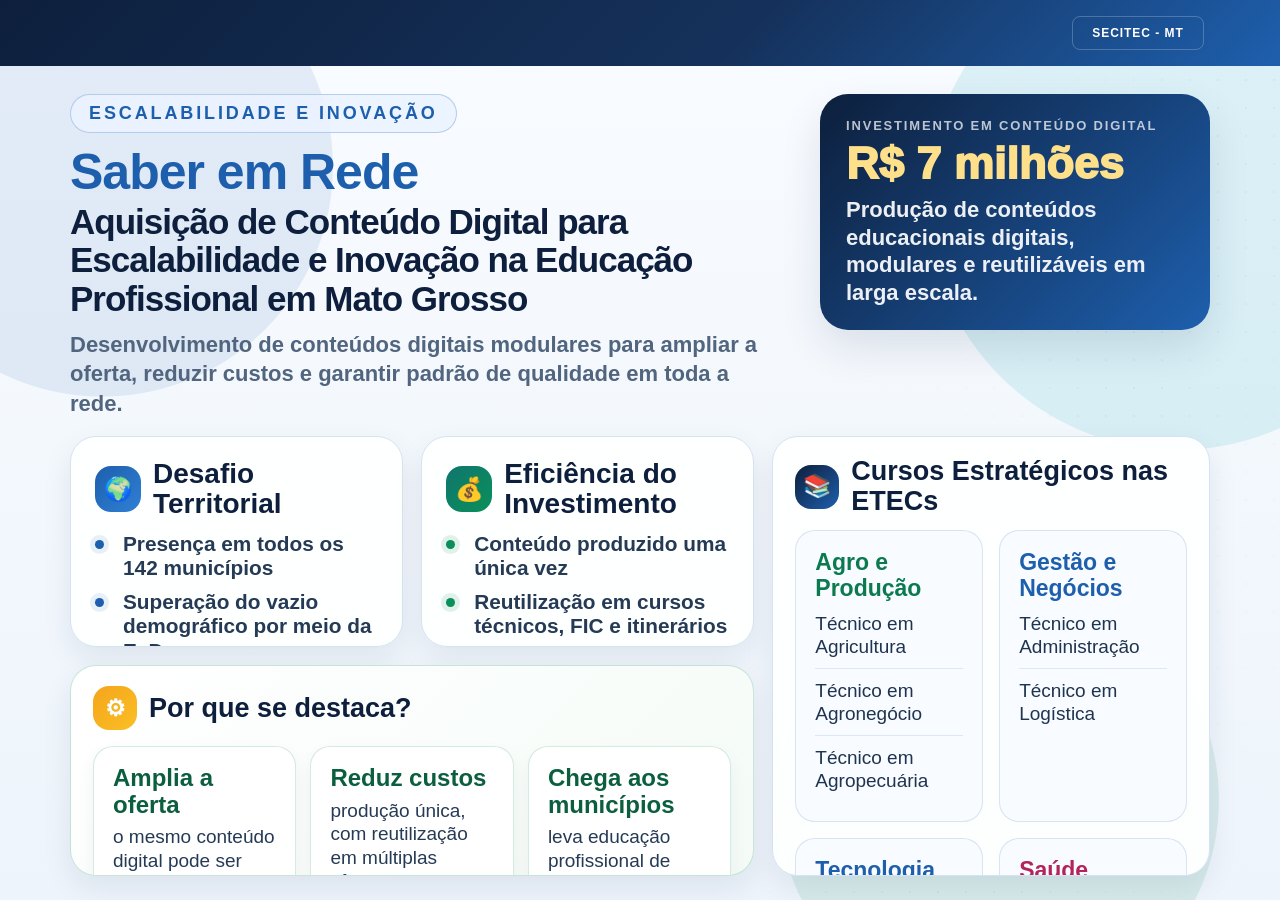
<file: slides/slide19.html>
﻿<!doctype html>
<html lang="pt-BR">
<head>
<meta charset="utf-8">
<meta name="viewport" content="width=device-width, initial-scale=1">
<title>Slide - Aquisição de Conteúdo Digital</title>
<style>
:root{
  --bg:#edf4fb;
  --navy:#0d1f3c;
  --blue:#1e5fad;
  --blue2:#2f80d6;
  --green:#0b8f5a;
  --gold:#f4a51c;
  --cyan:#0ea5b7;
  --paper:rgba(255,255,255,.96);
  --line:#d5e3f2;
  --text:#132642;
  --muted:#52657f;
  --shadow:0 18px 42px rgba(13,31,60,.11);
}
*{box-sizing:border-box}
html,body{
  width:100%;
  height:100%;
  margin:0;
  overflow:hidden;
  background:var(--bg);
  color:var(--text);
  font-family:"Segoe UI",Inter,Arial,sans-serif;
}
.wrap{
  width:100%;
  height:100%;
  display:flex;
  flex-direction:column;
  background:var(--bg);
  overflow:hidden;
}
.topbar{
  height:66px;
  flex:0 0 66px;
  display:flex;
  align-items:center;
  justify-content:space-between;
  gap:24px;
  padding:0 76px;
  background:linear-gradient(135deg,#0d1f3c 0%,#15315b 58%,#1e5fad 100%);
  color:#fff;
  box-shadow:0 8px 24px rgba(13,31,60,.24);
}
.topbar-logo{
  display:flex;
  align-items:center;
  gap:16px;
  margin-left:48px;
  font-size:18px;
  font-weight:800;
  letter-spacing:.03em;
}
.mark{
  width:18px;
  height:18px;
  position:relative;
  color:#4ade80;
}
.mark::before,.mark::after{
  content:"";
  position:absolute;
  width:13px;
  height:8px;
  border-radius:13px 13px 0 13px;
  background:currentColor;
}
.mark::before{left:0;top:7px;transform:rotate(35deg)}
.mark::after{right:0;top:2px;color:#22d3ee;transform:rotate(-35deg)}
.topbar-right{
  display:flex;
  align-items:center;
  gap:18px;
  color:rgba(255,255,255,.84);
  font-size:13px;
  font-weight:850;
  letter-spacing:.12em;
}
.emblem{
  display:grid;
  place-items:center;
  min-width:132px;
  height:34px;
  padding:0 14px;
  border:1px solid rgba(255,255,255,.22);
  border-radius:8px;
  color:#fff;
  font-size:12px;
  font-weight:900;
  letter-spacing:.08em;
}
.slide{
  position:relative;
  flex:1;
  min-height:0;
  padding:28px 70px 24px;
  overflow:hidden;
  background:
    radial-gradient(circle at 8% 12%,rgba(30,95,173,.10) 0 230px,transparent 231px),
    radial-gradient(circle at 92% 16%,rgba(14,165,183,.12) 0 250px,transparent 251px),
    radial-gradient(circle at 78% 88%,rgba(11,143,90,.10) 0 220px,transparent 221px),
    linear-gradient(180deg,#f8fbff 0%,#edf4fb 100%);
}
.slide::before{
  content:"";
  position:absolute;
  inset:0;
  background-image:radial-gradient(rgba(30,95,173,.18) 1.3px,transparent 1.3px);
  background-size:28px 28px;
  mask-image:linear-gradient(110deg,transparent 0 62%,#000 78%,transparent 100%);
  opacity:.35;
}
.content{
  position:relative;
  z-index:1;
  height:100%;
  display:grid;
  grid-template-rows:auto 1fr;
  gap:18px;
}
.header{
  display:grid;
  grid-template-columns:minmax(0,1fr) 390px;
  gap:34px;
  align-items:start;
}
.eyebrow{
  display:inline-flex;
  align-items:center;
  gap:10px;
  width:fit-content;
  padding:8px 18px;
  border-radius:999px;
  border:1px solid rgba(30,95,173,.26);
  background:rgba(234,243,255,.88);
  color:var(--blue);
  font-size:18px;
  font-weight:900;
  letter-spacing:.16em;
  text-transform:uppercase;
}
.eyebrow::before,
.eyebrow::after{
  display:none !important;
  content:none !important;
}
h1{
  margin:14px 0 10px;
  max-width:1040px;
  color:var(--navy);
  font-size:50px;
  line-height:1.03;
  font-weight:900;
  letter-spacing:-.02em;
}

.title-highlight{
  display:inline;
  margin:0;
  padding:0;
  background:transparent;
  color:var(--blue);
  box-shadow:none;
}

.title-subline{
  display:inline-block;
  margin-top:4px;
  font-size:.70em;
  line-height:1.10;
  color:var(--navy);
}
.subtitle{
  margin:0;
  max-width:1000px;
  color:var(--muted);
  font-size:22px;
  line-height:1.34;
  font-weight:560;
}
.investment-hero{
  min-height:142px;
  padding:24px 26px;
  border-radius:28px;
  background:linear-gradient(135deg,var(--navy),var(--blue));
  color:#fff;
  box-shadow:var(--shadow);
}
.investment-hero .label{
  margin:0 0 8px;
  color:rgba(255,255,255,.72);
  font-size:13px;
  font-weight:900;
  letter-spacing:.14em;
  text-transform:uppercase;
}
.investment-hero strong{
  display:block;
  color:#ffe08a;
  font-size:45px;
  line-height:1;
  font-weight:950;
}
.investment-hero span{
  display:block;
  margin-top:10px;
  color:rgba(255,255,255,.92);
  font-size:22px;
  line-height:1.25;
  font-weight:700;
}
.main-grid{
  min-height:0;
  display:grid;
  grid-template-columns:1.02fr 1.02fr 1.34fr;
  grid-template-rows:1fr 1fr;
  gap:18px;
}
.card{
  min-height:0;
  padding:20px 22px;
  border:1px solid var(--line);
  border-radius:26px;
  background:var(--paper);
  box-shadow:0 12px 30px rgba(13,31,60,.08);
  overflow:hidden;
}
.card h2{
  display:flex;
  align-items:center;
  gap:12px;
  margin:0 0 14px;
  color:var(--navy);
  font-size:27px;
  line-height:1.08;
  font-weight:920;
}
.ico{
  width:44px;
  height:44px;
  flex:0 0 auto;
  display:grid;
  place-items:center;
  border-radius:16px;
  color:#fff;
  font-size:23px;
  font-weight:900;
}
.territory{grid-column:1;grid-row:1}
.efficiency{grid-column:2;grid-row:1}
.courses{grid-column:3;grid-row:1 / span 2}
.avatec{grid-column:1 / span 2;grid-row:2}
.territory .ico{background:linear-gradient(135deg,var(--blue),var(--blue2))}
.efficiency .ico{background:linear-gradient(135deg,#0f766e,var(--green))}
.courses .ico{background:linear-gradient(135deg,var(--navy),var(--blue))}
.avatec .ico{background:linear-gradient(135deg,var(--gold),#fbbf24)}

ul{
  margin:0;
  padding:0;
  list-style:none;
  display:grid;
  gap:8px;
}
li{
  display:grid;
  grid-template-columns:18px 1fr;
  gap:10px;
  align-items:start;
  color:#253a55;
  font-size:19px;
  line-height:1.18;
  font-weight:620;
}
li::before{
  content:"";
  width:9px;
  height:9px;
  margin-top:7px;
  border-radius:50%;
  background:var(--blue);
  box-shadow:0 0 0 5px rgba(30,95,173,.10);
}
.efficiency li::before{background:var(--green);box-shadow:0 0 0 5px rgba(11,143,90,.12)}

.course-grid{
  display:grid;
  grid-template-columns:1fr 1fr;
  gap:16px;
}
.axis{
  padding:18px 19px;
  border-radius:20px;
  background:#f8fbff;
  border:1px solid rgba(213,227,242,.95);
}
.axis h3{
  margin:0 0 10px;
  color:var(--blue);
  font-size:23px;
  line-height:1.1;
  font-weight:950;
}
.axis.agro h3{color:#0b7a4e}
.axis.health h3{color:#b4235a}
.course{
  display:block;
  padding:10px 0;
  border-top:1px solid rgba(213,227,242,.78);
  color:#1e344f;
  font-size:19px;
  line-height:1.18;
  font-weight:680;
}
.course:first-of-type{border-top:0;padding-top:0}

.avatec-layout{
  display:grid;
  grid-template-columns:190px 1fr 1.25fr;
  gap:18px;
  align-items:stretch;
}
.avatec-box{
  min-height:132px;
  display:grid;
  place-items:center;
  padding:18px;
  border-radius:24px;
  background:linear-gradient(135deg,var(--navy),var(--blue));
  color:#fff;
  text-align:center;
  box-shadow:0 14px 28px rgba(30,95,173,.18);
}
.avatec-box strong{
  display:block;
  font-size:30px;
  line-height:1.05;
  font-weight:950;
}
.pill-list{
  display:grid;
  gap:10px;
  align-content:center;
}
.pill{
  display:flex;
  align-items:center;
  gap:10px;
  min-height:38px;
  padding:10px 14px;
  border-radius:999px;
  background:#eef6ff;
  border:1px solid rgba(30,95,173,.20);
  color:#123d73;
  font-size:20px;
  line-height:1.1;
  font-weight:800;
}
.pill::before{
  content:"";
  width:9px;
  height:9px;
  border-radius:50%;
  background:var(--blue);
}
.gain{
  padding:17px 18px;
  border-radius:22px;
  background:#f4fbf7;
  border:1px solid rgba(11,143,90,.20);
  color:#154833;
  display:grid;
  align-content:center;
  gap:8px;
}
.gain strong{
  display:block;
  color:#0b5f3f;
  font-size:23px;
  line-height:1.1;
  font-weight:950;
}
.gain span{
  display:block;
  font-size:20px;
  line-height:1.25;
  font-weight:620;
}
.message{
  display:grid;
  grid-template-columns:54px 1fr;
  align-items:center;
  gap:18px;
  padding:16px 24px;
  border-radius:26px;
  background:linear-gradient(135deg,var(--navy),var(--blue));
  color:#fff;
  box-shadow:var(--shadow);
}
.message-mark{
  width:54px;
  height:54px;
  display:grid;
  place-items:center;
  border-radius:50%;
  background:rgba(244,165,28,.16);
  border:1px solid rgba(244,165,28,.58);
  color:#ffd37a;
  font-size:30px;
  font-weight:950;
}
.message p{
  margin:0;
  font-size:23px;
  line-height:1.23;
  font-weight:850;
}
.message strong{color:#ffe08a}

.infographic{
  background:linear-gradient(135deg,#ffffff,#f4fbf7);
  border-color:rgba(11,143,90,.22);
}

.infographic h2{
  margin-bottom:16px;
}

.info-flow{
  display:grid;
  grid-template-columns:1fr;
  gap:18px;
  align-items:stretch;
}

.info-main{
  display:grid;
  place-items:center;
  text-align:center;
  padding:18px;
  border-radius:24px;
  background:linear-gradient(135deg,var(--navy),var(--blue));
  color:#fff;
  box-shadow:0 14px 28px rgba(30,95,173,.18);
}

.info-main strong{
  display:block;
  color:#ffe08a;
  font-size:34px;
  line-height:1;
  font-weight:950;
}

.info-main span{
  display:block;
  margin-top:8px;
  font-size:22px;
  line-height:1.15;
  font-weight:760;
}

.info-arrow{
  display:grid;
  place-items:center;
  color:var(--gold);
  font-size:40px;
  font-weight:950;
}

.info-points{
  display:grid;
  grid-template-columns:repeat(3,1fr);
  gap:14px;
}

.info-point{
  padding:18px 19px;
  border-radius:20px;
  background:#ffffff;
  border:1px solid rgba(11,143,90,.18);
  box-shadow:0 8px 18px rgba(13,31,60,.05);
}

.info-point b{
  display:block;
  color:#0b5f3f;
  font-size:24px;
  line-height:1.1;
  font-weight:850;
  margin-bottom:7px;
}

.info-point small{
  display:block;
  color:#253a55;
  font-size:19px;
  line-height:1.22;
  font-weight:500;
}


/* Ajustes finos de alinhamento e peso visual dos cards */
.card h2{
  align-items:center;
  font-weight:780;
}

li{
  align-items:flex-start;
  font-weight:560;
  line-height:1.18;
}

li::before{
  margin-top:7px;
}

.course{
  font-weight:520;
  line-height:1.22;
}

.axis h3{
  font-weight:780;
  line-height:1.15;
}

.info-point b{
  font-weight:760;
}

.info-point small{
  font-weight:430;
  line-height:1.24;
}

.card{
  display:flex;
  flex-direction:column;
}

.territory ul,
.efficiency ul{
  gap:8px;
  margin-top:0;
}

.course-grid{
  align-items:stretch;
}

.axis{
  display:flex;
  flex-direction:column;
  justify-content:flex-start;
}

.infographic .info-point{
  display:flex;
  flex-direction:column;
  justify-content:flex-start;
}

/* Correção do Slide 19: garante que o texto fique dentro dos cards superiores */
.territory,
.efficiency{
  padding:18px 22px 16px;
}
.territory h2,
.efficiency h2{
  margin-bottom:10px;
  font-size:27px;
}
.territory ul,
.efficiency ul{
  gap:7px;
}
.territory li,
.efficiency li{
  font-size:18.8px;
  line-height:1.14;
  font-weight:620;
}
.territory li::before,
.efficiency li::before{
  margin-top:6px;
}



/* Ajuste solicitado: ampliar o texto dos cards superiores para ocupar melhor o espaço interno */
.territory,
.efficiency{
  padding:26px 28px 24px;
}

.territory h2,
.efficiency h2{
  font-size:31px;
  margin-bottom:18px;
}

.territory .ico,
.efficiency .ico{
  width:48px;
  height:48px;
  border-radius:17px;
  font-size:24px;
}

.territory ul,
.efficiency ul{
  gap:15px;
  margin-top:4px;
}

.territory li,
.efficiency li{
  font-size:24px;
  line-height:1.30;
  font-weight:620;
  grid-template-columns:20px 1fr;
  gap:12px;
}

.territory li::before,
.efficiency li::before{
  width:10px;
  height:10px;
  margin-top:10px;
  box-shadow:0 0 0 6px rgba(30,95,173,.10);
}

.efficiency li::before{
  box-shadow:0 0 0 6px rgba(11,143,90,.12);
}


/* Correção final: texto maior sem vazar dos cards superiores */
.territory,
.efficiency{
  padding:22px 24px 20px !important;
  overflow:hidden !important;
}

.territory h2,
.efficiency h2{
  font-size:28px !important;
  line-height:1.06 !important;
  margin-bottom:13px !important;
}

.territory .ico,
.efficiency .ico{
  width:46px !important;
  height:46px !important;
  border-radius:16px !important;
  font-size:23px !important;
}

.territory ul,
.efficiency ul{
  gap:9px !important;
  margin-top:0 !important;
}

.territory li,
.efficiency li{
  font-size:20.8px !important;
  line-height:1.18 !important;
  font-weight:620 !important;
  grid-template-columns:18px minmax(0,1fr) !important;
  gap:10px !important;
}

.territory li::before,
.efficiency li::before{
  width:9px !important;
  height:9px !important;
  margin-top:8px !important;
  box-shadow:0 0 0 5px rgba(30,95,173,.10) !important;
}

.efficiency li::before{
  box-shadow:0 0 0 5px rgba(11,143,90,.12) !important;
}

</style>
</head>
<body>
<div class="wrap">
  <div class="topbar">
    <div class="topbar-logo"></div>
    <div class="topbar-right"><span class="emblem">SECITEC - MT</span></div>
  </div>

  <main class="slide" aria-label="Aquisição de Conteúdo Digital para Educação Profissional">
    <div class="content">
      <header class="header">
        <div>
          <div class="eyebrow">Escalabilidade e inovação</div>
          <h1><span class="title-highlight">Saber em Rede</span><br><span class="title-subline">Aquisição de Conteúdo Digital para Escalabilidade e Inovação na Educação Profissional em Mato Grosso</span></h1>
          <p class="subtitle">Desenvolvimento de conteúdos digitais modulares para ampliar a oferta, reduzir custos e garantir padrão de qualidade em toda a rede.</p>
        </div>

        <aside class="investment-hero">
          <p class="label">Investimento em conteúdo digital</p>
          <strong>R$ 7 milhões</strong>
          <span>Produção de conteúdos educacionais digitais, modulares e reutilizáveis em larga escala.</span>
        </aside>
      </header>

      <section class="main-grid">
        <article class="card territory">
          <h2><span class="ico">🌍</span>Desafio Territorial</h2>
          <ul>
            <li>Presença em todos os 142 municípios</li>
            <li>Superação do vazio demográfico por meio da EaD</li>
            <li>Ampliação do acesso à educação profissional</li>
            <li>Atendimento equitativo entre capital e interior</li>
          </ul>
        </article>

        <article class="card efficiency">
          <h2><span class="ico">💰</span>Eficiência do Investimento</h2>
          <ul>
            <li>Conteúdo produzido uma única vez</li>
            <li>Reutilização em cursos técnicos, FIC e itinerários</li>
            <li>Redução do custo por aluno</li>
            <li>Maior escala com padrão pedagógico único</li>
          </ul>
        </article>

        <article class="card courses">
          <h2><span class="ico">📚</span>Cursos Estratégicos nas ETECs</h2>
          <div class="course-grid">
            <div class="axis agro">
              <h3>Agro e Produção</h3>
              <div class="course">Técnico em Agricultura</div>
              <div class="course">Técnico em Agronegócio</div>
              <div class="course">Técnico em Agropecuária</div>
            </div>
            <div class="axis">
              <h3>Gestão e Negócios</h3>
              <div class="course">Técnico em Administração</div>
              <div class="course">Técnico em Logística</div>
            </div>
            <div class="axis">
              <h3>Tecnologia da Informação</h3>
              <div class="course">Técnico em Informática</div>
              <div class="course">Técnico em Desenvolvimento de Sistemas</div>
            </div>
            <div class="axis health">
              <h3>Saúde</h3>
              <div class="course">Técnico em Enfermagem</div>
              <div class="course">Técnico em Saúde Bucal</div>
              <div class="course">Técnico em Análises Clínicas</div>
            </div>
          </div>
        </article>

        <article class="card avatec infographic">
          <h2><span class="ico">⚙</span>Por que se destaca?</h2>

          <div class="info-flow">
            <div class="info-points">
              <div class="info-point">
                <b>Amplia a oferta</b>
                <small>o mesmo conteúdo digital pode ser reaproveitado em diferentes cursos.</small>
              </div>

              <div class="info-point">
                <b>Reduz custos</b>
                <small>produção única, com reutilização em múltiplas ofertas.</small>
              </div>

              <div class="info-point">
                <b>Chega aos municípios</b>
                <small>leva educação profissional de qualidade a toda a rede.</small>
              </div>
            </div>
          </div>
        </article>
      </section>

      
    </div>
  </main>
</div>
</body>
</html>
</file>
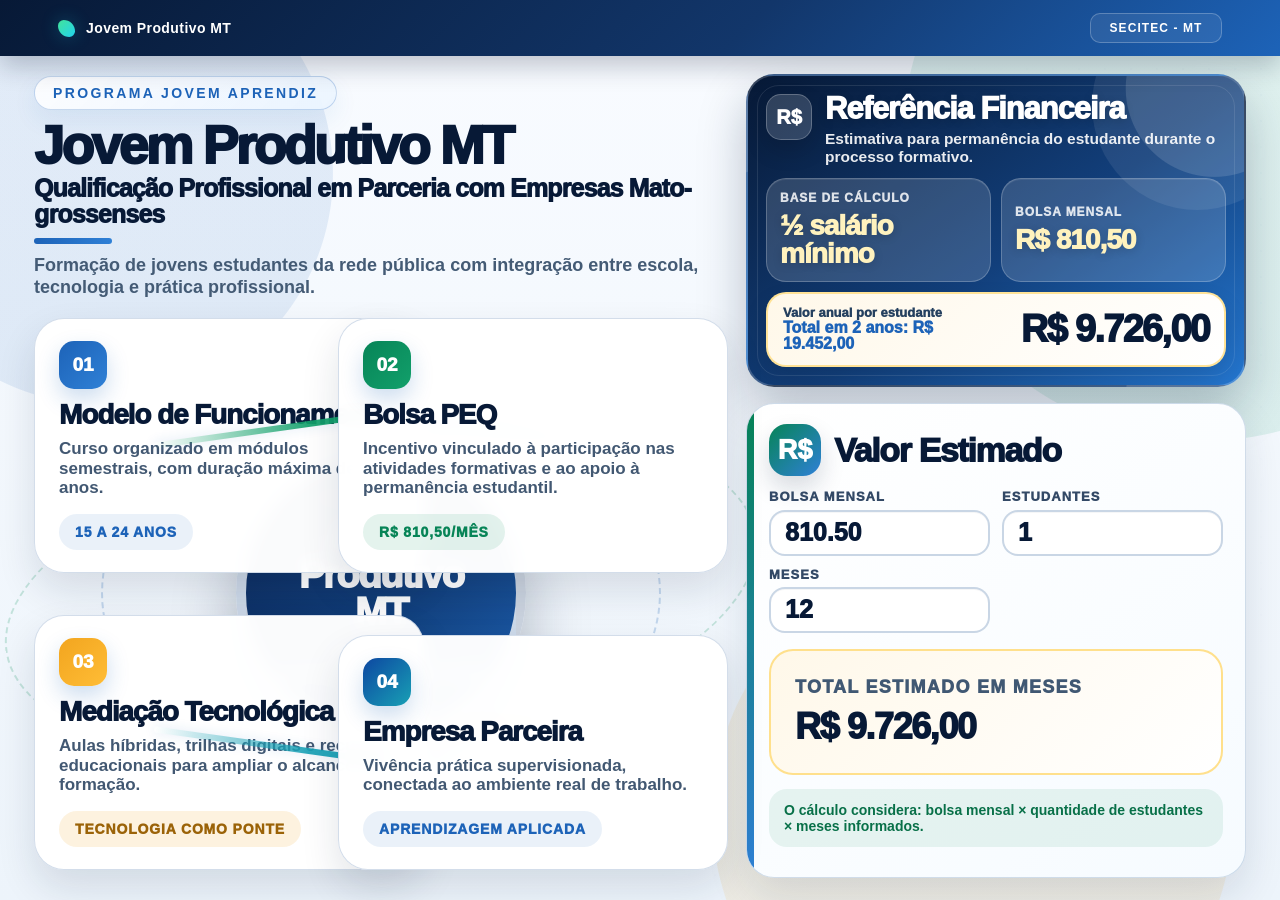
<file: slides/slide20.html>
<!doctype html>
<html lang="pt-BR">
<head>
<meta charset="utf-8">
<meta name="viewport" content="width=device-width, initial-scale=1">
<title>Slide 21 - Jovem Produtivo MT | Infográfico com Calculadora</title>

<style>
:root{
  --navy:#071936;
  --blue:#1d63b8;
  --blue2:#2f80d6;
  --green:#078457;
  --green2:#12a06b;
  --gold:#f2a51f;
  --cyan:#1da9d7;
  --ink:#10203d;
  --muted:#50657f;
  --paper:#ffffff;
}

*{
  box-sizing:border-box;
}

html,body{
  width:100%;
  height:100%;
  margin:0;
  overflow:hidden;
  background:#edf4fb;
  color:var(--ink);
  font-family:"Segoe UI", Inter, Arial, sans-serif;
}

body{
  -webkit-font-smoothing:antialiased;
  -moz-osx-font-smoothing:grayscale;
}

.wrap{
  width:100%;
  height:100%;
  display:flex;
  flex-direction:column;
  background:#edf4fb;
}

/* TOPO */
.topbar{
  height:56px;
  flex:0 0 56px;
  display:flex;
  align-items:center;
  justify-content:space-between;
  padding:0 58px;
  background:linear-gradient(135deg,#071936 0%,#12366a 58%,#1d63b8 100%);
  color:#fff;
  box-shadow:0 10px 26px rgba(8,22,46,.24);
  position:relative;
  z-index:10;
}

.topbar-logo{
  display:flex;
  align-items:center;
  gap:11px;
  font-size:14px;
  font-weight:900;
  letter-spacing:.03em;
}

.topbar-logo::before{
  content:"";
  width:17px;
  height:17px;
  border-radius:6px 12px 6px 12px;
  background:linear-gradient(135deg,#42e39b,#22d3ee);
  box-shadow:0 0 18px rgba(34,211,238,.28);
}

.emblem{
  display:grid;
  place-items:center;
  min-width:132px;
  height:30px;
  padding:0 14px;
  border:1px solid rgba(255,255,255,.24);
  border-radius:10px;
  background:rgba(255,255,255,.08);
  color:#fff;
  font-size:12px;
  font-weight:900;
  letter-spacing:.09em;
}

/* FUNDO */
.slide{
  position:relative;
  flex:1;
  min-height:0;
  padding:18px 34px 22px;
  overflow:hidden;
  background:
    radial-gradient(circle at 8% 14%, rgba(29,99,184,.10) 0 230px, transparent 231px),
    radial-gradient(circle at 94% 10%, rgba(18,160,107,.11) 0 300px, transparent 301px),
    radial-gradient(circle at 76% 90%, rgba(242,165,31,.10) 0 260px, transparent 261px),
    linear-gradient(180deg,#f8fbff 0%,#edf4fb 100%);
}

.slide::after{
  content:"";
  position:absolute;
  inset:0;
  background-image:radial-gradient(rgba(29,99,184,.14) 1px, transparent 1px);
  background-size:26px 26px;
  mask-image:linear-gradient(110deg, transparent 0 56%, #000 78%, transparent 100%);
  opacity:.16;
  pointer-events:none;
}

.content{
  position:relative;
  z-index:1;
  height:100%;
  display:grid;
  grid-template-columns:minmax(0,1fr) 560px;
  gap:22px;
}

/* COLUNA ESQUERDA */
.left-panel{
  min-width:0;
  min-height:0;
  display:grid;
  grid-template-rows:auto minmax(0,1fr);
  gap:10px;
}

/* TÍTULO */
.hero{
  padding:2px 0 0;
}

.eyebrow{
  display:inline-flex;
  align-items:center;
  width:fit-content;
  padding:8px 18px;
  border-radius:999px;
  border:1px solid rgba(29,99,184,.24);
  background:linear-gradient(135deg,rgba(255,255,255,.88),rgba(234,244,255,.92));
  color:var(--blue);
  font-size:14px;
  font-weight:900;
  letter-spacing:.17em;
  text-transform:uppercase;
  box-shadow:0 10px 24px rgba(29,99,184,.08);
}

h1{
  margin:10px 0 4px;
  color:var(--navy);
  font-size:54px;
  line-height:.94;
  font-weight:950;
  letter-spacing:-.055em;
}

.hero-title{
  margin:0;
  color:var(--navy);
  font-size:25px;
  line-height:1.06;
  font-weight:950;
  letter-spacing:-.035em;
}

.hero-title::after{
  content:"";
  display:block;
  width:78px;
  height:6px;
  margin:10px 0 10px;
  border-radius:999px;
  background:linear-gradient(90deg,var(--blue),var(--blue2));
}

.hero-text{
  margin:0;
  max-width:860px;
  color:#445b75;
  font-size:20px;
  line-height:1.24;
  font-weight:580;
}

/* INFOGRÁFICO */
.main-infographic{
  min-height:0;
  position:relative;
  overflow:visible;
}

.info-center{
  position:absolute;
  inset:0;
  display:grid;
  place-items:center;
}

.orbit{
  position:absolute;
  border-radius:50%;
  border:2px dashed rgba(29,99,184,.22);
}

.orbit-1{
  width:600px;
  height:415px;
}

.orbit-2{
  width:820px;
  height:340px;
  border-color:rgba(11,143,90,.20);
  transform:rotate(-9deg);
}

/* CARD CENTRAL */
.core{
  width:310px;
  height:310px;
  border-radius:50%;
  display:grid;
  place-items:center;
  text-align:center;
  padding:32px;
  background:linear-gradient(145deg,#0a2250 0%, #123f7b 55%, #1f65bb 100%);
  color:#fff;
  box-shadow:0 28px 65px rgba(8,22,46,.28);
  border:10px solid rgba(255,255,255,.78);
  z-index:2;
}

.core span{
  color:#ffe08a;
  font-size:17px;
  font-weight:900;
  text-transform:uppercase;
  letter-spacing:.16em;
}

.core strong{
  display:block;
  margin-top:10px;
  font-size:42px;
  line-height:.94;
  font-weight:950;
  letter-spacing:-.05em;
}

.core small{
  display:block;
  margin-top:14px;
  color:rgba(255,255,255,.90);
  font-size:19px;
  line-height:1.10;
  font-weight:760;
}

/* CARDS */
.info-card{
  position:absolute;
  width:420px;
  min-height:220px;
  border-radius:30px;
  overflow:visible;
  z-index:4;
}

.info-card .connector{
  position:absolute;
  height:6px;
  width:240px;
  border-radius:999px;
  z-index:0;
  box-shadow:0 0 12px rgba(29,99,184,.14);
}

.info-card .card-body{
  position:relative;
  z-index:2;
  width:100%;
  min-height:220px;
  padding:22px 24px;
  border-radius:30px;
  background:rgba(255,255,255,.98);
  border:1px solid rgba(126,157,193,.34);
  box-shadow:0 18px 38px rgba(13,31,60,.12);
  backdrop-filter:blur(8px);
}

.info-card h3{
  margin:12px 0 10px;
  color:var(--navy);
  font-size:31px;
  line-height:1;
  font-weight:950;
  letter-spacing:-.04em;
}

.info-card p{
  margin:0;
  color:#425872;
  font-size:19px;
  line-height:1.15;
  font-weight:730;
}

.info-card strong{
  display:inline-flex;
  margin-top:16px;
  padding:10px 16px;
  border-radius:999px;
  background:rgba(29,99,184,.09);
  color:var(--blue);
  font-size:14px;
  font-weight:950;
  text-transform:uppercase;
  letter-spacing:.06em;
}

.num{
  width:48px;
  height:48px;
  border-radius:15px;
  display:grid;
  place-items:center;
  color:#fff;
  background:linear-gradient(135deg,var(--blue),var(--blue2));
  font-size:19px;
  font-weight:950;
  box-shadow:0 10px 22px rgba(29,99,184,.22);
}

/* POSICIONAMENTO DOS CARDS */
.info-a{
  left:0;
  top:10px;
}

.info-b{
  right:0;
  top:10px;
}

.info-c{
  left:0;
  bottom:8px;
}

.info-d{
  right:0;
  bottom:8px;
}

/* LINHAS SAINDO POR TRÁS DOS CARDS */
.info-a .connector{
  right:-185px;
  top:108px;
  background:linear-gradient(90deg,#2f80d6 0%, rgba(47,128,214,.92) 35%, rgba(47,128,214,0) 100%);
  transform:rotate(8deg);
}

.info-b .connector{
  left:-185px;
  top:108px;
  background:linear-gradient(270deg,#12a06b 0%, rgba(18,160,107,.92) 35%, rgba(18,160,107,0) 100%);
  transform:rotate(-8deg);
}

.info-c .connector{
  right:-185px;
  top:108px;
  background:linear-gradient(90deg,#f2a51f 0%, rgba(242,165,31,.92) 35%, rgba(242,165,31,0) 100%);
  transform:rotate(-8deg);
}

.info-d .connector{
  left:-185px;
  top:108px;
  background:linear-gradient(270deg,#18a0b5 0%, rgba(24,160,181,.92) 35%, rgba(24,160,181,0) 100%);
  transform:rotate(8deg);
}

/* CORES DOS NÚMEROS / BADGES */
.info-b .num{
  background:linear-gradient(135deg,var(--green),var(--green2));
}

.info-b strong{
  background:rgba(11,143,90,.11);
  color:var(--green);
}

.info-c .num{
  background:linear-gradient(135deg,var(--gold),#ffbd36);
}

.info-c strong{
  background:rgba(242,165,31,.14);
  color:#9b6308;
}

.info-d .num{
  background:linear-gradient(135deg,#0d47a1,#18a0b5);
}

.info-d strong{
  background:rgba(29,99,184,.09);
  color:#1d63b8;
}

/* COLUNA DIREITA */
.right-panel{
  min-height:0;
  display:grid;
  grid-template-rows:auto minmax(0,1fr);
  gap:16px;
  align-content:start;
}

/* CARD FINANCEIRO */
.finance-hero{
  width:560px;
  min-height:230px;
  border-radius:28px;
  padding:18px 18px;
  color:#fff;
  background:
    radial-gradient(circle at 94% 4%,rgba(255,255,255,.13) 0 88px,transparent 89px),
    linear-gradient(145deg,#071936 0%,#123f7b 55%,#2476cf 100%);
  border:2px solid rgba(255,255,255,.20);
  box-shadow:0 22px 48px rgba(11,29,59,.26);
  overflow:hidden;
  position:relative;
  display:grid;
  grid-template-rows:auto 1fr;
  gap:12px;
}

.finance-hero::before{
  content:"";
  position:absolute;
  inset:9px;
  border-radius:22px;
  border:1px solid rgba(255,255,255,.10);
  pointer-events:none;
}

.finance-hero::after{
  content:"";
  position:absolute;
  right:-58px;
  top:-76px;
  width:210px;
  height:210px;
  border-radius:50%;
  background:rgba(255,255,255,.08);
}

.finance-top{
  position:relative;
  z-index:1;
  display:flex;
  align-items:flex-start;
  gap:13px;
}

.badge{
  width:46px;
  height:46px;
  display:grid;
  place-items:center;
  border-radius:15px;
  background:rgba(255,255,255,.16);
  border:1px solid rgba(255,255,255,.24);
  font-size:20px;
  font-weight:950;
  flex:0 0 auto;
  box-shadow:0 10px 24px rgba(0,0,0,.14);
}

.finance-top h2{
  margin:0;
  color:#ffffff;
  font-size:31px;
  line-height:.98;
  font-weight:950;
  letter-spacing:-.035em;
  text-shadow:0 2px 10px rgba(0,0,0,.16);
}

.finance-top p{
  margin:6px 0 0;
  color:rgba(255,255,255,.91);
  font-size:15.5px;
  line-height:1.14;
  font-weight:750;
  max-width:460px;
}

.finance-grid{
  position:relative;
  z-index:1;
  display:grid;
  grid-template-columns:1fr 1fr;
  grid-template-rows:auto auto;
  gap:10px;
  min-height:0;
}

.finance-metric{
  min-height:82px;
  padding:13px 13px;
  border-radius:20px;
  background:rgba(255,255,255,.15);
  border:1px solid rgba(255,255,255,.22);
  display:grid;
  align-content:center;
  box-shadow:inset 0 1px 0 rgba(255,255,255,.08);
}

.finance-metric span{
  display:block;
  color:rgba(255,255,255,.84);
  font-size:12px;
  line-height:1.08;
  font-weight:950;
  letter-spacing:.08em;
  text-transform:uppercase;
}

.finance-metric strong{
  display:block;
  margin-top:7px;
  color:#fff2be;
  font-size:28px;
  line-height:1;
  font-weight:950;
  letter-spacing:-.035em;
  text-shadow:0 2px 10px rgba(0,0,0,.16);
}

.finance-total{
  grid-column:1 / -1;
  min-height:72px;
  padding:12px 15px;
  border-radius:20px;
  background:linear-gradient(135deg,#fff8e9 0%,#ffffff 100%);
  border:2px solid rgba(255,224,138,.88);
  color:#132642;
  display:grid;
  grid-template-columns:1fr auto;
  grid-template-rows:auto auto;
  column-gap:14px;
  align-items:center;
  box-shadow:0 12px 26px rgba(0,0,0,.11);
}

.finance-total span{
  display:block;
  grid-column:1;
  grid-row:1;
  color:#25405f;
  font-size:13px;
  line-height:1.08;
  font-weight:950;
}

.finance-total strong{
  display:block;
  grid-column:2;
  grid-row:1 / span 2;
  color:#071936;
  font-size:38px;
  line-height:.96;
  font-weight:950;
  letter-spacing:-.045em;
  white-space:nowrap;
}

.finance-total em{
  display:block;
  grid-column:1;
  grid-row:2;
  color:#1d63b8;
  font-size:16px;
  line-height:1.05;
  font-style:normal;
  font-weight:950;
}

/* CALCULADORA */
.calculator-card{
  width:560px;
  border-radius:28px;
  padding:20px 22px;
  background:linear-gradient(145deg,#ffffff,#f6fbff);
  border:1px solid rgba(126,157,193,.36);
  box-shadow:0 18px 42px rgba(13,31,60,.12);
  position:relative;
  overflow:hidden;
}

.calculator-card::before{
  content:"";
  position:absolute;
  left:0;
  top:0;
  bottom:0;
  width:7px;
  background:linear-gradient(180deg,var(--green),var(--blue2));
}

.calc-header{
  display:flex;
  align-items:center;
  gap:13px;
  margin-bottom:14px;
}

.calc-icon{
  width:52px;
  height:52px;
  border-radius:18px;
  display:grid;
  place-items:center;
  color:#fff;
  background:linear-gradient(135deg,var(--green),var(--blue2));
  font-size:27px;
  font-weight:950;
  box-shadow:0 12px 24px rgba(13,31,60,.16);
  flex:0 0 auto;
}

.calc-header h3{
  margin:0;
  color:var(--navy);
  font-size:38px;
  line-height:1;
  font-weight:950;
  letter-spacing:-.04em;
}

/* CAMPOS MENORES */
.calc-grid{
  display:grid;
  grid-template-columns:1fr 1fr;
  gap:12px;
}

.field{
  display:grid;
  gap:5px;
}

.field label{
  color:#334966;
  font-size:14px;
  line-height:1.1;
  font-weight:950;
  text-transform:uppercase;
  letter-spacing:.08em;
}

.field input{
  width:100%;
  height:52px;
  border-radius:16px;
  border:2px solid rgba(126,157,193,.42);
  background:#fff;
  color:var(--navy);
  padding:0 14px;
  font-size:29px;
  font-weight:950;
  outline:none;
  box-shadow:inset 0 1px 0 rgba(13,31,60,.04);
}

.field input:focus{
  border-color:rgba(29,99,184,.72);
  box-shadow:0 0 0 4px rgba(29,99,184,.10);
}

/* RESULTADO ÚNICO EM MESES */
.calc-results{
  margin-top:16px;
  display:grid;
  grid-template-columns:1fr;
  gap:0;
}

.result-box{
  min-height:142px;
  padding:22px 24px;
  border-radius:24px;
  display:grid;
  align-content:center;
  background:linear-gradient(135deg,#fff8e9,#ffffff);
  border:2px solid rgba(255,224,138,.98);
  overflow:hidden;
}

.result-box span{
  display:block;
  color:#405873;
  font-size:21px;
  line-height:1.05;
  font-weight:950;
  text-transform:uppercase;
  letter-spacing:.07em;
}

.result-box strong{
  display:block;
  margin-top:12px;
  color:var(--navy);
  font-size:43px;
  line-height:1;
  font-weight:950;
  letter-spacing:-.04em;
  white-space:normal;
  word-break:break-word;
}

.calc-note{
  margin:14px 0 0;
  padding:13px 15px;
  border-radius:18px;
  background:rgba(11,143,90,.09);
  color:#087048;
  font-size:14px;
  line-height:1.16;
  font-weight:900;
}

/* RESPONSIVO */
@media(max-width:1366px){
  .content{
    grid-template-columns:minmax(0,1fr) 500px;
    gap:18px;
  }

  .finance-hero,
  .calculator-card{
    width:500px;
  }

  .hero-text{
    font-size:18px;
  }

  .info-card{
    width:390px;
    min-height:205px;
  }

  .info-card .card-body{
    min-height:205px;
  }

  .info-card h3{
    font-size:28px;
  }

  .info-card p{
    font-size:17px;
  }

  .core{
    width:290px;
    height:290px;
  }

  .core strong{
    font-size:39px;
  }

  .core small{
    font-size:18px;
  }

  .orbit-1{
    width:560px;
    height:390px;
  }

  .orbit-2{
    width:760px;
    height:320px;
  }

  .calc-header h3{
    font-size:34px;
  }

  .field label{
    font-size:13px;
  }

  .field input{
    font-size:25px;
    height:46px;
  }

  .result-box{
    min-height:126px;
  }

  .result-box span{
    font-size:18px;
  }

  .result-box strong{
    font-size:36px;
  }
}
</style>
</head>

<body>
<div class="wrap">

  <div class="topbar">
    <div class="topbar-logo">Jovem Produtivo MT</div>
    <div class="emblem">SECITEC - MT</div>
  </div>

  <main class="slide" aria-label="Jovem Produtivo MT">
    <div class="content">

      <section class="left-panel">

        <header class="hero">
          <div class="eyebrow">Programa Jovem Aprendiz</div>

          <h1>Jovem Produtivo MT</h1>

          <p class="hero-title">
            Qualificação Profissional em Parceria com Empresas Mato-grossenses
          </p>

          <p class="hero-text">
            Formação de jovens estudantes da rede pública com integração entre escola, tecnologia e prática profissional.
          </p>
        </header>

        <section class="main-infographic">

          <div class="info-center">
            <div class="orbit orbit-1"></div>
            <div class="orbit orbit-2"></div>

            <div class="core">
              <div>
                <span>Programa</span>
                <strong>Jovem<br>Produtivo<br>MT</strong>
                <small>formação + permanência + inserção produtiva</small>
              </div>
            </div>
          </div>

          <article class="info-card info-a">
            <span class="connector"></span>
            <div class="card-body">
              <div class="num">01</div>
              <h3>Modelo de Funcionamento</h3>
              <p>
                Curso organizado em módulos semestrais, com duração máxima de 2 anos.
              </p>
              <strong>15 a 24 anos</strong>
            </div>
          </article>

          <article class="info-card info-b">
            <span class="connector"></span>
            <div class="card-body">
              <div class="num">02</div>
              <h3>Bolsa PEQ</h3>
              <p>
                Incentivo vinculado à participação nas atividades formativas e ao apoio à permanência estudantil.
              </p>
              <strong>R$ 810,50/mês</strong>
            </div>
          </article>

          <article class="info-card info-c">
            <span class="connector"></span>
            <div class="card-body">
              <div class="num">03</div>
              <h3>Mediação Tecnológica</h3>
              <p>
                Aulas híbridas, trilhas digitais e recursos educacionais para ampliar o alcance da formação.
              </p>
              <strong>Tecnologia como ponte</strong>
            </div>
          </article>

          <article class="info-card info-d">
            <span class="connector"></span>
            <div class="card-body">
              <div class="num">04</div>
              <h3>Empresa Parceira</h3>
              <p>
                Vivência prática supervisionada, conectada ao ambiente real de trabalho.
              </p>
              <strong>Aprendizagem aplicada</strong>
            </div>
          </article>

        </section>

      </section>

      <aside class="right-panel">

        <section class="finance-hero">
          <div class="finance-top">
            <div class="badge">R$</div>

            <div>
              <h2>Referência Financeira</h2>
              <p>
                Estimativa para permanência do estudante durante o processo formativo.
              </p>
            </div>
          </div>

          <div class="finance-grid">
            <div class="finance-metric">
              <span>Base de cálculo</span>
              <strong>½ salário<br>mínimo</strong>
            </div>

            <div class="finance-metric">
              <span>Bolsa mensal</span>
              <strong>R$ 810,50</strong>
            </div>

            <div class="finance-total">
              <span>Valor anual por estudante</span>
              <strong>R$ 9.726,00</strong>
              <em>Total em 2 anos: R$ 19.452,00</em>
            </div>
          </div>
        </section>

        <section class="calculator-card" aria-label="Valor estimado">
          <div class="calc-header">
            <div class="calc-icon">R$</div>
            <div>
              <h3>Valor Estimado</h3>
            </div>
          </div>

          <div class="calc-grid">
            <div class="field">
              <label for="monthlyValue">Bolsa mensal</label>
              <input id="monthlyValue" type="number" min="0" step="0.01" value="810.50">
            </div>

            <div class="field">
              <label for="students">Estudantes</label>
              <input id="students" type="number" min="1" step="1" value="1">
            </div>

            <div class="field">
              <label for="months">Meses</label>
              <input id="months" type="number" min="1" step="1" value="12">
            </div>
          </div>

          <div class="calc-results">
            <div class="result-box">
              <span>Total estimado em meses</span>
              <strong id="periodTotal">R$ 9.726,00</strong>
            </div>
          </div>

          <p class="calc-note">
            O cálculo considera: bolsa mensal × quantidade de estudantes × meses informados.
          </p>
        </section>

      </aside>

    </div>
  </main>

</div>

<script>
function formatCurrencyBR(value){
  return value.toLocaleString("pt-BR", {
    style: "currency",
    currency: "BRL"
  });
}

function formatCompactValueBR(value){
  if (value >= 1000000) {
    const millions = value / 1000000;
    const label = millions >= 2 ? "milhões" : "milhão";

    return "R$ " + millions.toLocaleString("pt-BR", {
      minimumFractionDigits: 2,
      maximumFractionDigits: 2
    }) + " " + label;
  }

  return formatCurrencyBR(value);
}

function getNumber(id, fallback){
  const element = document.getElementById(id);
  const value = Number(element.value);
  return Number.isFinite(value) && value > 0 ? value : fallback;
}

function updateCalculator(){
  const monthlyValue = getNumber("monthlyValue", 810.50);
  const students = getNumber("students", 1);
  const months = getNumber("months", 12);

  const periodTotal = monthlyValue * students * months;

  const periodElement = document.getElementById("periodTotal");
  periodElement.textContent = formatCompactValueBR(periodTotal);
  periodElement.title = formatCurrencyBR(periodTotal);
}

document.querySelectorAll("#monthlyValue, #students, #months").forEach(function(input){
  input.addEventListener("input", updateCalculator);
});

updateCalculator();
</script>

</body>
</html>
</file>
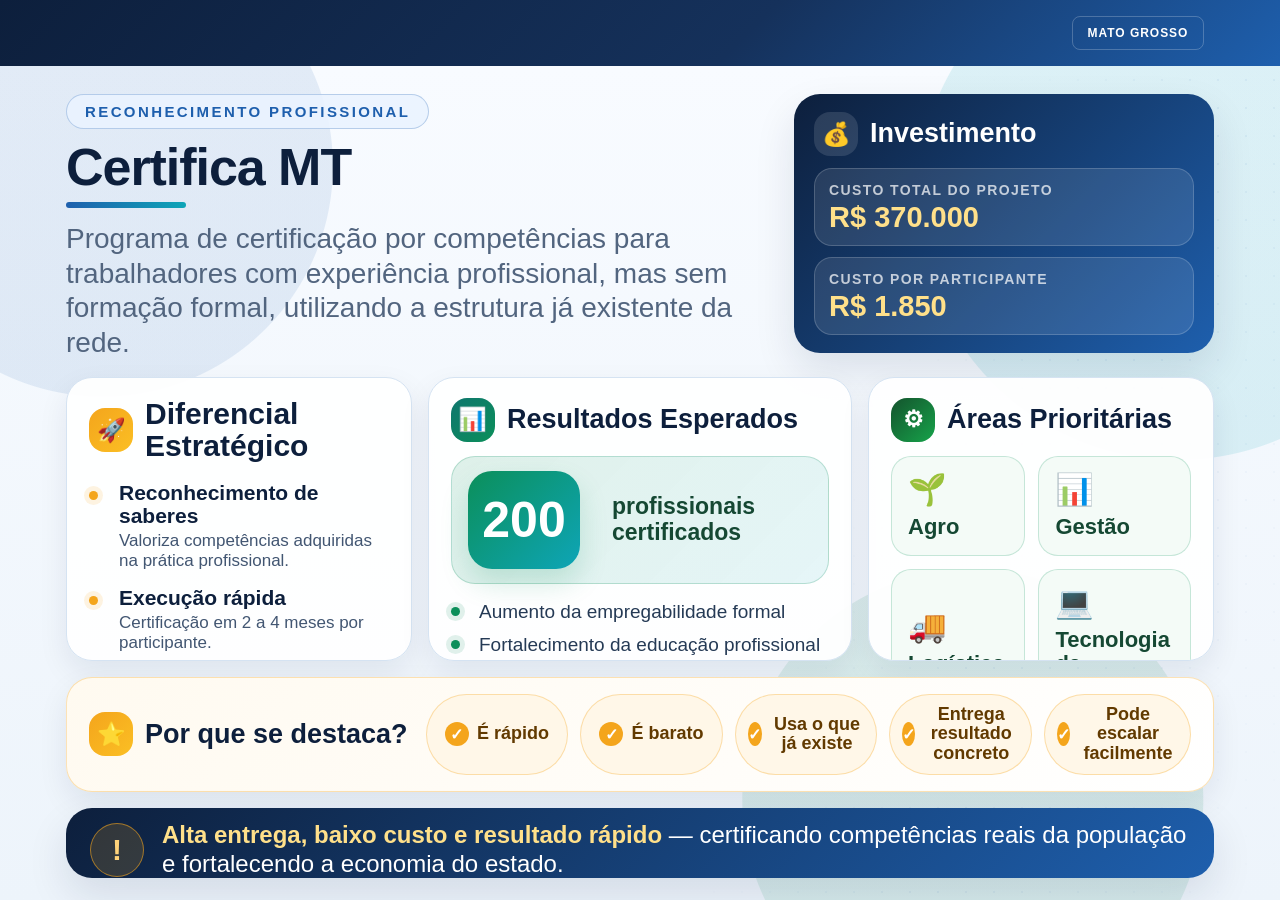
<file: slides/slide21.html>
﻿<!doctype html>
<html lang="pt-BR">
<head>
<meta charset="utf-8">
<meta name="viewport" content="width=device-width, initial-scale=1">
<title>Slide 21 - Certifica MT</title>
<style>
:root{
  --bg:#edf4fb;--navy:#0d1f3c;--blue:#1e5fad;--blue2:#2f80d6;--green:#0b8f5a;--gold:#f4a51c;--cyan:#0ea5b7;
  --paper:rgba(255,255,255,.95);--line:#d5e3f2;--text:#132642;--muted:#52657f;--shadow:0 18px 42px rgba(13,31,60,.11)
}
*{box-sizing:border-box}
html,body{width:100%;height:100%;margin:0;overflow:hidden;background:var(--bg);color:var(--text);font-family:"Segoe UI",Inter,Arial,sans-serif}
.wrap{width:100%;height:100%;display:flex;flex-direction:column;background:var(--bg);overflow:hidden}
.topbar{height:66px;flex:0 0 66px;display:flex;align-items:center;justify-content:space-between;gap:24px;padding:0 76px;background:linear-gradient(135deg,#0d1f3c 0%,#15315b 58%,#1e5fad 100%);color:#fff;box-shadow:0 8px 24px rgba(13,31,60,.24)}
.topbar-logo{display:flex;align-items:center;gap:13px;margin-left:48px;font-size:15px;font-weight:760;letter-spacing:.03em}
.mark{width:18px;height:18px;position:relative;color:#4ade80}
.mark::before,.mark::after{content:"";position:absolute;width:13px;height:8px;border-radius:13px 13px 0 13px;background:currentColor}
.mark::before{left:0;top:7px;transform:rotate(35deg)}
.mark::after{right:0;top:2px;color:#22d3ee;transform:rotate(-35deg)}
.topbar-right{display:flex;align-items:center;gap:18px;color:rgba(255,255,255,.84);font-size:13px;font-weight:700;letter-spacing:.12em}
.emblem{display:grid;place-items:center;min-width:132px;height:34px;padding:0 14px;border:1px solid rgba(255,255,255,.22);border-radius:8px;color:#fff;font-size:12px;font-weight:760;letter-spacing:.08em}
.slide{position:relative;flex:1;min-height:0;padding:28px 66px 22px;overflow:hidden;background:radial-gradient(circle at 8% 12%,rgba(30,95,173,.10) 0 230px,transparent 231px),radial-gradient(circle at 92% 16%,rgba(14,165,183,.12) 0 260px,transparent 261px),radial-gradient(circle at 76% 88%,rgba(11,143,90,.10) 0 230px,transparent 231px),linear-gradient(180deg,#f8fbff 0%,#edf4fb 100%)}
.slide::before{content:"";position:absolute;inset:0;background-image:radial-gradient(rgba(30,95,173,.18) 1.3px,transparent 1.3px);background-size:28px 28px;mask-image:linear-gradient(110deg,transparent 0 62%,#000 78%,transparent 100%);opacity:.35}
.content{position:relative;z-index:1;height:100%;display:grid;grid-template-rows:auto 1fr 70px;gap:16px}
.header{display:grid;grid-template-columns:minmax(0,1fr) 420px;gap:34px;align-items:start}
.eyebrow{display:inline-flex;align-items:center;gap:10px;width:fit-content;padding:8px 18px;border-radius:999px;border:1px solid rgba(30,95,173,.26);background:rgba(234,243,255,.88);color:var(--blue);font-size:15px;font-weight:760;letter-spacing:.16em;text-transform:uppercase}
.eyebrow::before,
.eyebrow::after{
  display:none !important;
  content:none !important;
}
h1{margin:12px 0 8px;max-width:980px;color:var(--navy);font-size:52px;line-height:1.02;font-weight:820;letter-spacing:-.02em}
.subtitle{margin:0;max-width:1080px;color:var(--muted);font-size:28px;line-height:1.24;font-weight:500}
.objective-strip{margin-top:14px;max-width:1080px;display:grid;grid-template-columns:6px 1fr;align-items:stretch;border-radius:18px;background:rgba(255,255,255,.70);box-shadow:0 10px 24px rgba(13,31,60,.06);overflow:hidden}
.objective-strip::before{content:"";background:linear-gradient(180deg,var(--blue),var(--cyan))}
.objective-strip p{margin:0;padding:14px 18px;color:#253a55;font-size:21px;line-height:1.25;font-weight:500}
.objective-strip strong{color:var(--navy);font-weight:800}
.investment{padding:18px 20px;border-radius:26px;background:linear-gradient(135deg,var(--navy),var(--blue));color:#fff;box-shadow:var(--shadow)}
.investment-title{display:flex;align-items:center;gap:12px;margin:0 0 12px;color:#fff;font-size:27px;line-height:1.08;font-weight:650}
.investment-title::before{content:"💰";width:44px;height:44px;display:grid;place-items:center;border-radius:16px;background:rgba(255,255,255,.12);font-size:23px}
.money{padding:13px 14px;border-radius:18px;background:rgba(255,255,255,.10);border:1px solid rgba(255,255,255,.18)}
.money + .money{margin-top:11px}
.money span{display:block;margin-bottom:5px;color:rgba(255,255,255,.72);font-size:14px;font-weight:650;letter-spacing:.10em;text-transform:uppercase}
.money strong{display:block;color:#ffe08a;font-size:29px;line-height:1;font-weight:720}
.main-grid{min-height:0;display:grid;grid-template-columns:1.02fr 1.25fr 1.02fr;grid-template-rows:1fr auto;gap:16px}
.card{min-height:0;padding:20px 22px;border:1px solid var(--line);border-radius:26px;background:var(--paper);box-shadow:0 12px 30px rgba(13,31,60,.08);overflow:hidden}
.card h2{display:flex;align-items:center;gap:12px;margin:0 0 14px;color:var(--navy);font-size:27px;line-height:1.08;font-weight:650}
.ico{width:44px;height:44px;flex:0 0 auto;display:grid;place-items:center;border-radius:16px;color:#fff;font-size:23px;font-weight:650}
.diff{grid-column:1;grid-row:1}
.results{grid-column:2;grid-row:1}
.areas{grid-column:3;grid-row:1}
.why{grid-column:1 / span 3;grid-row:2}
.diff .ico{background:linear-gradient(135deg,var(--gold),#fbbf24)}
.diff h2{
  font-size:30px;
  margin-bottom:18px;
}
.diff ul{
  gap:14px;
}
.diff li{
  font-size:22px;
  line-height:1.22;
  font-weight:500;
}
.diff li strong{
  color:var(--navy);
  font-weight:850;
}
.diff li em{
  color:#8a4d00;
  font-style:normal;
  font-weight:800;
}
.results .ico{background:linear-gradient(135deg,#0f766e,var(--green))}
.areas .ico{background:linear-gradient(135deg,#14532d,#16a34a)}
.why .ico{background:linear-gradient(135deg,var(--gold),#fbbf24)}
ul{margin:0;padding:0;list-style:none;display:grid;gap:10px}
li{display:grid;grid-template-columns:18px 1fr;gap:10px;align-items:start;color:#253a55;font-size:19px;line-height:1.22;font-weight:430}
li::before{content:"";width:9px;height:9px;margin-top:7px;border-radius:50%;background:var(--gold);box-shadow:0 0 0 5px rgba(244,165,28,.13)}
.results li::before,.areas li::before{background:var(--green);box-shadow:0 0 0 5px rgba(11,143,90,.12)}
.results-highlight{display:grid;grid-template-columns:128px 1fr;align-items:center;gap:16px;margin:0 0 16px;padding:14px 16px;border-radius:24px;background:linear-gradient(135deg,rgba(11,143,90,.13),rgba(14,165,183,.10));border:1px solid rgba(11,143,90,.22)}
.results-highlight strong{display:grid;place-items:center;width:112px;height:98px;border-radius:24px;background:linear-gradient(135deg,var(--green),var(--cyan));color:#fff;font-size:50px;line-height:1;font-weight:850;box-shadow:0 14px 28px rgba(11,143,90,.18)}
.results-highlight span{color:#154833;font-size:23px;line-height:1.12;font-weight:650}
.area-grid{height:calc(100% - 58px);display:grid;grid-template-columns:1fr 1fr;gap:13px}
.area-item{display:grid;align-content:center;padding:16px;border-radius:20px;background:#f4fbf7;border:1px solid rgba(11,143,90,.20);color:#154833;font-size:22px;line-height:1.1;font-weight:620}
.area-item span{display:block;font-size:31px;margin-bottom:8px}
.why{padding:16px 22px;background:linear-gradient(135deg,#fffaf0,#ffffff);border-color:rgba(244,165,28,.32)}
.why-content{display:grid;grid-template-columns:auto 1fr;align-items:center;gap:18px}
.why h2{margin:0}
.why-tags{display:grid;grid-template-columns:repeat(5,1fr);gap:12px}
.why-tag{display:flex;align-items:center;justify-content:center;gap:8px;min-height:50px;padding:10px 12px;border-radius:999px;background:#fff7e8;border:1px solid rgba(244,165,28,.32);color:#623a00;font-size:18px;line-height:1.1;font-weight:700;text-align:center}
.why-tag::before{content:"✓";display:grid;place-items:center;width:24px;height:24px;border-radius:50%;background:var(--gold);color:#fff;font-size:16px;font-weight:900}
.message{display:grid;grid-template-columns:54px 1fr;align-items:center;gap:18px;padding:13px 24px;border-radius:26px;background:linear-gradient(135deg,var(--navy),var(--blue));color:#fff;box-shadow:var(--shadow)}
.message-mark{width:54px;height:54px;display:grid;place-items:center;border-radius:50%;background:rgba(244,165,28,.16);border:1px solid rgba(244,165,28,.58);color:#ffd37a;font-size:30px;font-weight:760}
.message p{margin:0;font-size:24px;line-height:1.2;font-weight:520}
.message strong{color:#ffe08a;font-weight:700}

.diff li{
  display:flex;
  align-items:flex-start;
  gap:10px;
}
.diff li::before{
  flex:0 0 auto;
  margin-top:8px;
}
.diff li strong,
.diff li em{
  display:inline;
}


.diff-list{
  display:grid;
  gap:14px;
  margin-top:4px;
}
.diff-item{
  display:grid;
  grid-template-columns:18px 1fr;
  gap:12px;
  align-items:start;
}
.diff-dot{
  width:9px;
  height:9px;
  margin-top:10px;
  border-radius:50%;
  background:var(--gold);
  box-shadow:0 0 0 5px rgba(244,165,28,.13);
}
.diff-item strong{
  display:block;
  color:var(--navy);
  font-size:21px;
  line-height:1.12;
  font-weight:820;
}
.diff-item small{
  display:block;
  margin-top:3px;
  color:#425672;
  font-size:17px;
  line-height:1.22;
  font-weight:430;
}


.title-divider{
  width:120px;
  height:6px;
  margin:8px 0 14px;
  border-radius:6px;
  background:linear-gradient(90deg,var(--blue),var(--cyan));
}

</style>
</head>
<body>
<div class="wrap">
  <div class="topbar">
    <div class="topbar-logo"></div>
    <div class="topbar-right"><span class="emblem">MATO GROSSO</span></div>
  </div>

  <main class="slide" aria-label="Certifica MT - Programa de Certificação por Competências">
    <div class="content">
      <header class="header">
        <div>
          <div class="eyebrow">Reconhecimento profissional</div>
          <h1>Certifica MT</h1>
          <div class="title-divider"></div>
          <p class="subtitle">Programa de certificação por competências para trabalhadores com experiência profissional, mas sem formação formal, utilizando a estrutura já existente da rede.</p>
        </div>

        <aside class="investment">
          <div class="investment-title">Investimento</div>
          <div class="money">
            <span>Custo total do projeto</span>
            <strong>R$ 370.000</strong>
          </div>
          <div class="money">
            <span>Custo por participante</span>
            <strong>R$ 1.850</strong>
          </div>
        </aside>
      </header>

      <section class="main-grid">
        <article class="card diff">
          <h2><span class="ico">🚀</span>Diferencial Estratégico</h2>

          <div class="diff-list">
            <div class="diff-item">
              <span class="diff-dot"></span>
              <div>
                <strong>Reconhecimento de saberes</strong>
                <small>Valoriza competências adquiridas na prática profissional.</small>
              </div>
            </div>

            <div class="diff-item">
              <span class="diff-dot"></span>
              <div>
                <strong>Execução rápida</strong>
                <small>Certificação em 2 a 4 meses por participante.</small>
              </div>
            </div>

            <div class="diff-item">
              <span class="diff-dot"></span>
              <div>
                <strong>Estrutura já existente</strong>
                <small>Utiliza docentes, espaços e organização da rede.</small>
              </div>
            </div>

            <div class="diff-item">
              <span class="diff-dot"></span>
              <div>
                <strong>Alto impacto social</strong>
                <small>Baixo investimento com resultado concreto para o trabalhador.</small>
              </div>
            </div>
          </div>
        </article>

        <article class="card results">
          <h2><span class="ico">📊</span>Resultados Esperados</h2>
          <div class="results-highlight">
            <strong>200</strong>
            <span>profissionais certificados</span>
          </div>
          <ul>
            <li>Aumento da empregabilidade formal</li>
            <li>Fortalecimento da educação profissional no estado</li>
            <li>Valorização dos saberes profissionais já existentes</li>
          </ul>
        </article>

        <article class="card areas">
          <h2><span class="ico">⚙</span>Áreas Prioritárias</h2>
          <div class="area-grid">
            <div class="area-item"><span>🌱</span>Agro</div>
            <div class="area-item"><span>📊</span>Gestão</div>
            <div class="area-item"><span>🚚</span>Logística</div>
            <div class="area-item"><span>💻</span>Tecnologia da Informação</div>
          </div>
        </article>

        <article class="card why">
          <div class="why-content">
            <h2><span class="ico">⭐</span>Por que se destaca?</h2>
            <div class="why-tags">
              <div class="why-tag">É rápido</div>
              <div class="why-tag">É barato</div>
              <div class="why-tag">Usa o que já existe</div>
              <div class="why-tag">Entrega resultado concreto</div>
              <div class="why-tag">Pode escalar facilmente</div>
            </div>
          </div>
        </article>
      </section>

      <footer class="message">
        <div class="message-mark">!</div>
        <p><strong>Alta entrega, baixo custo e resultado rápido</strong> — certificando competências reais da população e fortalecendo a economia do estado.</p>
      </footer>
    </div>
  </main>
</div>
</body>
</html>
</file>
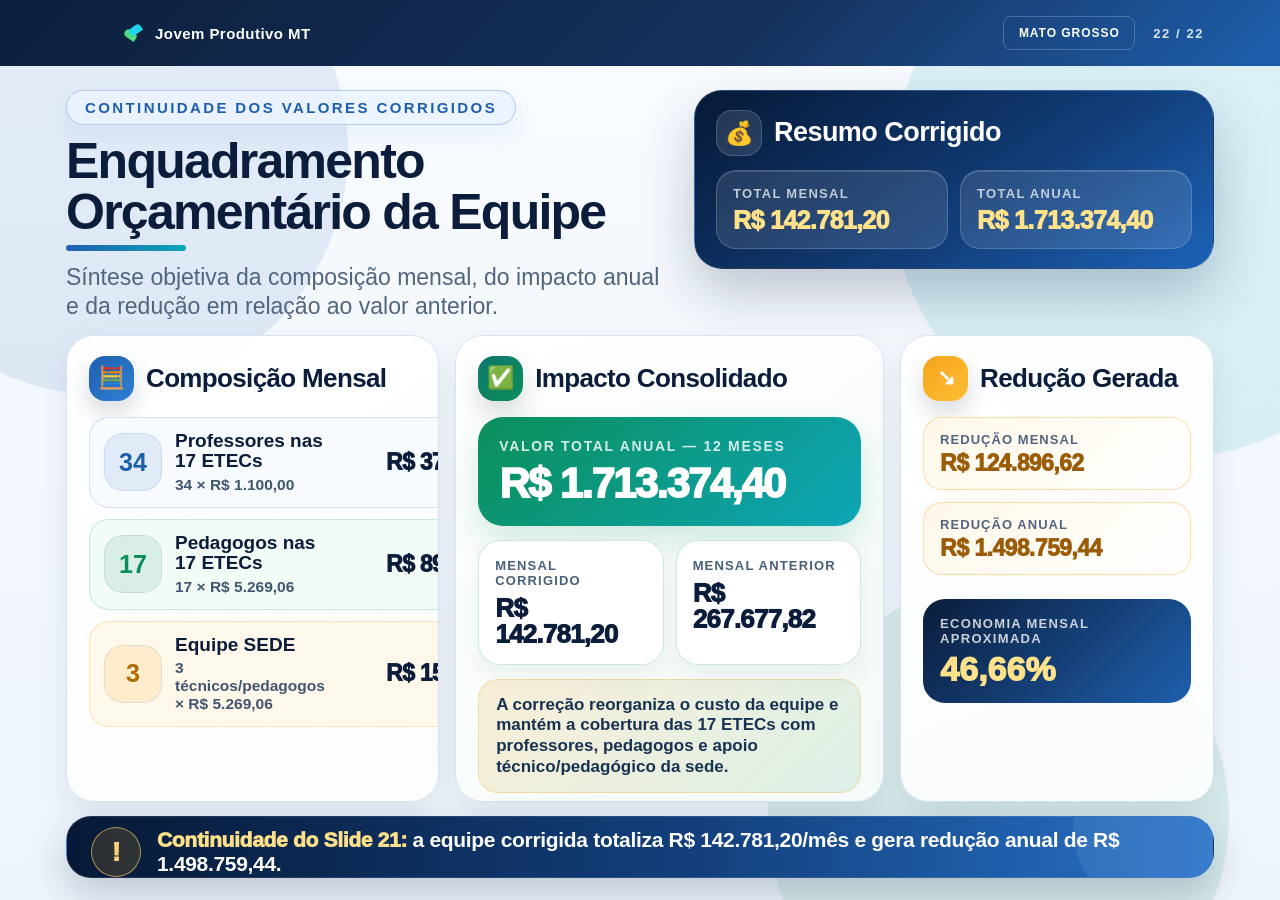
<file: slides/slide22.html>
<!doctype html>
<html lang="pt-BR">
<head>
<meta charset="utf-8">
<meta name="viewport" content="width=device-width, initial-scale=1">
<title>Slide 22 - Continuidade | Valores Corrigidos</title>
<style>
:root{
  --bg:#edf4fb;--navy:#0b1d3b;--navy2:#102d59;--blue:#1e5fad;--blue2:#2f80d6;--green:#0b8f5a;--green2:#12a06b;--gold:#f4a51c;--cyan:#0ea5b7;
  --paper:rgba(255,255,255,.96);--line:#d5e3f2;--text:#132642;--muted:#52657f;--shadow:0 18px 42px rgba(13,31,60,.11);--soft:0 12px 30px rgba(13,31,60,.08)
}
*{box-sizing:border-box}
html,body{width:100%;height:100%;margin:0;overflow:hidden;background:var(--bg);color:var(--text);font-family:"Segoe UI",Inter,Arial,sans-serif}
.wrap{width:100%;height:100%;display:flex;flex-direction:column;background:var(--bg);overflow:hidden}
.topbar{height:66px;flex:0 0 66px;display:flex;align-items:center;justify-content:space-between;gap:24px;padding:0 76px;background:linear-gradient(135deg,#0d1f3c 0%,#15315b 58%,#1e5fad 100%);color:#fff;box-shadow:0 8px 24px rgba(13,31,60,.24)}
.topbar-logo{display:flex;align-items:center;gap:13px;margin-left:48px;font-size:15px;font-weight:760;letter-spacing:.03em}
.mark{width:18px;height:18px;position:relative;color:#4ade80}.mark::before,.mark::after{content:"";position:absolute;width:13px;height:8px;border-radius:13px 13px 0 13px;background:currentColor}.mark::before{left:0;top:7px;transform:rotate(35deg)}.mark::after{right:0;top:2px;background:#22d3ee;transform:rotate(-35deg)}
.topbar-right{display:flex;align-items:center;gap:18px;color:rgba(255,255,255,.84);font-size:13px;font-weight:700;letter-spacing:.12em}.emblem{display:grid;place-items:center;min-width:132px;height:34px;padding:0 14px;border:1px solid rgba(255,255,255,.22);border-radius:8px;color:#fff;font-size:12px;font-weight:760;letter-spacing:.08em}
.slide{position:relative;flex:1;min-height:0;padding:24px 66px 22px;overflow:hidden;background:radial-gradient(circle at 8% 10%,rgba(30,95,173,.10) 0 245px,transparent 246px),radial-gradient(circle at 91% 14%,rgba(14,165,183,.12) 0 275px,transparent 276px),radial-gradient(circle at 78% 90%,rgba(11,143,90,.10) 0 230px,transparent 231px),linear-gradient(180deg,#f8fbff 0%,#edf4fb 100%)}
.slide::before{content:"";position:absolute;inset:0;background-image:radial-gradient(rgba(30,95,173,.14) 1.2px,transparent 1.2px);background-size:28px 28px;mask-image:linear-gradient(110deg,transparent 0 60%,#000 78%,transparent 100%);opacity:.28}
.content{position:relative;z-index:1;height:100%;display:grid;grid-template-rows:auto minmax(0,1fr) 62px;gap:14px}
.header{display:grid;grid-template-columns:minmax(0,1fr) 520px;gap:34px;align-items:start}.eyebrow{display:inline-flex;align-items:center;width:fit-content;padding:8px 18px;border-radius:999px;border:1px solid rgba(30,95,173,.26);background:rgba(234,243,255,.88);color:var(--blue);font-size:15px;font-weight:800;letter-spacing:.16em;text-transform:uppercase;box-shadow:0 10px 24px rgba(30,95,173,.07)}
.eyebrow::before,.eyebrow::after{display:none!important;content:none!important}h1{margin:11px 0 7px;max-width:1060px;color:var(--navy);font-size:50px;line-height:1.01;font-weight:850;letter-spacing:-.035em}.subtitle{margin:0;max-width:1010px;color:var(--muted);font-size:23px;line-height:1.25;font-weight:500}.title-divider{width:120px;height:6px;margin:8px 0 12px;border-radius:999px;background:linear-gradient(90deg,var(--blue),var(--cyan))}
.summary{padding:19px 21px;border-radius:28px;background:linear-gradient(145deg,#071936 0%,#113d78 58%,#1d63b8 100%);color:#fff;box-shadow:0 24px 54px rgba(11,29,59,.24);border:1px solid rgba(255,255,255,.12)}.summary-title{display:flex;align-items:center;gap:12px;margin:0 0 14px;color:#fff;font-size:27px;line-height:1.08;font-weight:850;letter-spacing:-.02em}.summary-title::before{content:"💰";width:44px;height:44px;display:grid;place-items:center;border-radius:16px;background:rgba(255,255,255,.12);font-size:23px;border:1px solid rgba(255,255,255,.16)}
.summary-grid{display:grid;grid-template-columns:1fr 1fr;gap:12px}.summary-box{padding:15px 16px;border-radius:20px;background:rgba(255,255,255,.11);border:1px solid rgba(255,255,255,.18);box-shadow:inset 0 1px 0 rgba(255,255,255,.14)}.summary-box span{display:block;margin-bottom:7px;color:rgba(255,255,255,.72);font-size:13px;font-weight:850;letter-spacing:.10em;text-transform:uppercase}.summary-box strong{display:block;color:#ffe28a;font-size:25px;line-height:1;font-weight:950;letter-spacing:-.025em}
.main-grid{min-height:0;display:grid;grid-template-columns:1.07fr 1.23fr .9fr;grid-template-rows:minmax(0,1fr);gap:16px}.card{min-height:0;padding:20px 22px;border:1px solid var(--line);border-radius:28px;background:linear-gradient(145deg,var(--paper),rgba(255,255,255,.88));box-shadow:var(--soft);overflow:hidden;position:relative}.card::before{content:"";position:absolute;inset:0;border-radius:28px;pointer-events:none;box-shadow:inset 0 1px 0 rgba(255,255,255,.82)}.card h2{display:flex;align-items:center;gap:12px;margin:0 0 16px;color:var(--navy);font-size:26px;line-height:1.08;font-weight:850;letter-spacing:-.025em;position:relative;z-index:1}.ico{width:45px;height:45px;flex:0 0 auto;display:grid;place-items:center;border-radius:16px;color:#fff;font-size:22px;font-weight:900;box-shadow:0 12px 24px rgba(13,31,60,.16)}
.breakdown .ico{background:linear-gradient(135deg,var(--blue),var(--blue2))}.annual .ico{background:linear-gradient(135deg,#0f766e,var(--green))}.economy .ico{background:linear-gradient(135deg,var(--gold),#ffbd36)}
.breakdown-list{position:relative;z-index:1;display:grid;gap:11px}.break-item{display:grid;grid-template-columns:58px 1fr auto;gap:13px;align-items:center;padding:13px 14px;border-radius:20px;background:#f7fbff;border:1px solid rgba(30,95,173,.16)}.break-item.green{background:#f3fbf7;border-color:rgba(11,143,90,.18)}.break-item.gold{background:#fff8eb;border-color:rgba(244,165,28,.25)}.badge{width:58px;height:58px;border-radius:19px;display:grid;place-items:center;background:rgba(30,95,173,.10);color:var(--blue);font-size:25px;font-weight:900;border:1px solid rgba(30,95,173,.12)}.green .badge{background:rgba(11,143,90,.11);color:var(--green)}.gold .badge{background:rgba(244,165,28,.15);color:#af6a00}.break-item strong{display:block;color:var(--navy);font-size:19px;line-height:1.08;font-weight:850}.break-item small{display:block;margin-top:4px;color:#40556f;font-size:15.5px;line-height:1.16;font-weight:600}.break-value{min-width:178px;text-align:right;color:#0b1d3b;font-size:23px;font-weight:950;letter-spacing:-.03em}
.annual{background:linear-gradient(145deg,#ffffff,#f4fbf8)}.annual-stack{position:relative;z-index:1;display:grid;gap:14px}.hero-total{padding:21px;border-radius:25px;background:linear-gradient(135deg,#0b8f5a,#0ea5b7);color:#fff;box-shadow:0 16px 34px rgba(11,143,90,.18)}.hero-total span{display:block;margin-bottom:9px;color:rgba(255,255,255,.82);font-size:14px;font-weight:850;letter-spacing:.12em;text-transform:uppercase}.hero-total strong{display:block;font-size:42px;line-height:1;font-weight:950;letter-spacing:-.04em}.mini-row{display:grid;grid-template-columns:1fr 1fr;gap:12px}.mini{padding:17px 16px;border-radius:22px;background:#fff;border:1px solid rgba(11,143,90,.20);box-shadow:0 12px 26px rgba(13,31,60,.06)}.mini span{display:block;margin-bottom:7px;color:#496078;font-size:13px;font-weight:850;letter-spacing:.09em;text-transform:uppercase}.mini strong{display:block;color:#0b1d3b;font-size:26px;line-height:1;font-weight:950;letter-spacing:-.03em}.note{padding:15px 17px;border-radius:20px;background:linear-gradient(135deg,rgba(244,165,28,.16),rgba(11,143,90,.10));border:1px solid rgba(244,165,28,.28);color:#183252;font-size:17px;line-height:1.22;font-weight:700}
.economy-list{position:relative;z-index:1;display:grid;gap:12px}.eco-item{padding:14px 16px;border-radius:19px;background:#f7fbff;border:1px solid rgba(30,95,173,.16)}.eco-item.save{background:linear-gradient(135deg,#fff8e9,#ffffff);border-color:rgba(244,165,28,.36)}.eco-item span{display:block;margin-bottom:5px;color:#52657f;font-size:13px;font-weight:850;letter-spacing:.08em;text-transform:uppercase}.eco-item strong{display:block;color:#0b1d3b;font-size:23px;line-height:1;font-weight:950;letter-spacing:-.025em}.eco-item.save strong{color:#9a5c08}.percent{margin-top:12px;padding:17px;border-radius:22px;background:linear-gradient(135deg,#0b1d3b,#1e5fad);color:#fff}.percent span{display:block;color:rgba(255,255,255,.78);font-size:13px;font-weight:850;letter-spacing:.10em;text-transform:uppercase}.percent strong{display:block;margin-top:6px;color:#ffe28a;font-size:34px;line-height:1;font-weight:950}
.message{display:grid;grid-template-columns:50px 1fr;align-items:center;gap:16px;padding:10px 24px;border-radius:25px;background:linear-gradient(90deg,#071936 0%,#123f7b 54%,#2872c8 100%);color:#fff;box-shadow:0 16px 38px rgba(7,25,54,.20);position:relative;overflow:hidden;border:1px solid rgba(255,255,255,.10)}.message::after{content:"";position:absolute;right:-40px;top:-80px;width:180px;height:180px;border-radius:50%;background:rgba(255,255,255,.08)}.message-mark{width:50px;height:50px;display:grid;place-items:center;border-radius:50%;background:rgba(244,165,28,.16);border:1px solid rgba(255,209,102,.62);color:#ffd37a;font-size:26px;font-weight:950;z-index:1}.message p{margin:0;font-size:21px;line-height:1.12;font-weight:700;z-index:1;letter-spacing:-.015em}.message strong{color:#ffe08a;font-weight:950}
</style>
</head>
<body>
<div class="wrap">
  <div class="topbar">
    <div class="topbar-logo"><span class="mark" aria-hidden="true"></span> Jovem Produtivo MT</div>
    <div class="topbar-right"><span class="emblem">MATO GROSSO</span><span>22 / 22</span></div>
  </div>

  <main class="slide" aria-label="Continuidade do Slide 21 - Enquadramento dos valores corrigidos">
    <div class="content">
      <header class="header">
        <div>
          <div class="eyebrow">Continuidade dos valores corrigidos</div>
          <h1>Enquadramento Orçamentário da Equipe</h1>
          <div class="title-divider"></div>
          <p class="subtitle">Síntese objetiva da composição mensal, do impacto anual e da redução em relação ao valor anterior.</p>
        </div>

        <aside class="summary">
          <div class="summary-title">Resumo Corrigido</div>
          <div class="summary-grid">
            <div class="summary-box"><span>Total mensal</span><strong>R$ 142.781,20</strong></div>
            <div class="summary-box"><span>Total anual</span><strong>R$ 1.713.374,40</strong></div>
          </div>
        </aside>
      </header>

      <section class="main-grid">
        <article class="card breakdown">
          <h2><span class="ico">🧮</span>Composição Mensal</h2>
          <div class="breakdown-list">
            <div class="break-item">
              <div class="badge">34</div>
              <div><strong>Professores nas 17 ETECs</strong><small>34 × R$ 1.100,00</small></div>
              <div class="break-value">R$ 37.400,00</div>
            </div>
            <div class="break-item green">
              <div class="badge">17</div>
              <div><strong>Pedagogos nas 17 ETECs</strong><small>17 × R$ 5.269,06</small></div>
              <div class="break-value">R$ 89.574,02</div>
            </div>
            <div class="break-item gold">
              <div class="badge">3</div>
              <div><strong>Equipe SEDE</strong><small>3 técnicos/pedagogos × R$ 5.269,06</small></div>
              <div class="break-value">R$ 15.807,18</div>
            </div>
          </div>
        </article>

        <article class="card annual">
          <h2><span class="ico">✅</span>Impacto Consolidado</h2>
          <div class="annual-stack">
            <div class="hero-total"><span>Valor total anual — 12 meses</span><strong>R$ 1.713.374,40</strong></div>
            <div class="mini-row">
              <div class="mini"><span>Mensal corrigido</span><strong>R$ 142.781,20</strong></div>
              <div class="mini"><span>Mensal anterior</span><strong>R$ 267.677,82</strong></div>
            </div>
            <div class="note">A correção reorganiza o custo da equipe e mantém a cobertura das 17 ETECs com professores, pedagogos e apoio técnico/pedagógico da sede.</div>
          </div>
        </article>

        <article class="card economy">
          <h2><span class="ico">↘</span>Redução Gerada</h2>
          <div class="economy-list">
            <div class="eco-item save"><span>Redução mensal</span><strong>R$ 124.896,62</strong></div>
            <div class="eco-item save"><span>Redução anual</span><strong>R$ 1.498.759,44</strong></div>
            <div class="percent"><span>Economia mensal aproximada</span><strong>46,66%</strong></div>
          </div>
        </article>
      </section>

      <footer class="message">
        <div class="message-mark">!</div>
        <p><strong>Continuidade do Slide 21:</strong> a equipe corrigida totaliza R$ 142.781,20/mês e gera redução anual de R$ 1.498.759,44.</p>
      </footer>
    </div>
  </main>
</div>
</body>
</html>
</file>
<file: css/styles.css>
/* ═══════════════════════════════════════════════════
   JOVEM PRODUTIVO MT — Estilos da Apresentação
   ═══════════════════════════════════════════════════ */

*, *::before, *::after { box-sizing: border-box; margin: 0; padding: 0; }

:root {
  --navy:      #0d1f3c;
  --navy-mid:  #1a3560;
  --blue:      #1e5fad;
  --blue-light:#2979d8;
  --sky:       #3a9fd6;
  --accent:    #f59e0b;
  --accent2:   #10b981;
  --bg:        #eef2f7;
  --card:      #ffffff;
  --text:      #1e293b;
  --text-light:#475569;
  --border:    #cbd5e1;
  --gold:      #f59e0b;
  --slide-width: 1920;
  --slide-height: 1080;
  --slide-width-px: 1920px;
  --slide-height-px: 1080px;
  --presentation-scale: 1;
  --presentation-scale-x: 1;
  --presentation-scale-y: 1;
  --slide-pad-x: 76px;
  --slide-pad-y: 12px;
  --capa-pad-x: 86px;
}

html {
  font-size: 18px;
}

html, body {
  height: 100%;
  font-family: 'Inter', sans-serif;
  background:
    radial-gradient(circle at top left, rgba(58,159,214,.12), transparent 28%),
    radial-gradient(circle at top right, rgba(245,158,11,.08), transparent 22%),
    var(--bg);
  color: var(--text);
  overflow: hidden;
}

/* ── SLIDE SYSTEM ────────────────────────────────── */
.presentation {
  width: var(--slide-width-px);
  height: var(--slide-height-px);
  position: fixed;
  top: 50%;
  left: 50%;
  transform: translate(-50%, -50%) scale(var(--presentation-scale-x), var(--presentation-scale-y));
  transform-origin: center center;
  overflow: hidden;
  isolation: isolate;
  will-change: transform;
}

.slide {
  position: absolute;
  inset: 0;
  display: flex;
  flex-direction: column;
  background:
    radial-gradient(circle at top right, rgba(58,159,214,.08), transparent 26%),
    linear-gradient(180deg, #f8fbff 0%, #eef3f8 100%);
  opacity: 0;
  transform: translateX(60px);
  pointer-events: none;
  transition: opacity .45s ease, transform .45s ease;
  overflow: hidden;
}
.slide.active {
  opacity: 1;
  transform: translateX(0);
  pointer-events: all;
}
.slide.exit {
  opacity: 0;
  transform: translateX(-60px);
}

/* ── SHARED LAYOUT ───────────────────────────────── */
.slide-inner {
  flex: 1;
  display: flex;
  flex-direction: column;
  width: 100%;
  max-width: none;
  margin: 0;
  padding: 0 var(--slide-pad-x) .35rem;
  overflow-y: auto;
  scrollbar-width: thin;
  scrollbar-color: var(--blue-light) transparent;
}
.slide-inner::-webkit-scrollbar { width: 4px; }
.slide-inner::-webkit-scrollbar-thumb { background: var(--blue-light); border-radius: 2px; }

#s5 {
  background: #eef3f8;
}

#s5 > .topbar,
#s5 > .slide-inner {
  display: none;
}

#s5 .s5-html-shell {
  flex: 1;
  min-height: 0;
  display: flex;
  background: #eef3f8;
}

#s5 .s5-html-frame {
  width: 100%;
  height: 100%;
  border: 0;
  display: block;
  background: #eef3f8;
}

/* ── TOP BAR ─────────────────────────────────────── */
#s6 {
  background: #eef3f8;
}

#s6 > .topbar,
#s6 > .slide-inner {
  display: none;
}

#s6 .s6-html-shell {
  flex: 1;
  min-height: 0;
  display: flex;
  background: #eef3f8;
}

#s6 .s6-html-frame {
  width: 100%;
  height: 100%;
  border: 0;
  display: block;
  background: #eef3f8;
}

.topbar {
  background: linear-gradient(135deg, var(--navy) 0%, #15315b 58%, var(--blue) 100%);
  padding: 0.9rem var(--slide-pad-x);
  display: flex;
  align-items: center;
  justify-content: space-between;
  gap: 1.25rem;
  position: relative;
  flex-shrink: 0;
  box-shadow: 0 6px 24px rgba(13,31,60,.28);
  border-bottom: 1px solid rgba(255,255,255,.08);
}
.topbar-logo {
  display: flex;
  align-items: center;
  gap: .85rem;
  color: #fff;
  font-family: 'Poppins', sans-serif;
  font-size: .94rem;
  font-weight: 700;
  letter-spacing: .03em;
  opacity: .96;
  margin-left: 48px;
}
.topbar-logo::before {
  display: none;
}
.topbar-logo i {
  font-size: 1.15rem;
  background: linear-gradient(135deg, #4ade80, #22d3ee);
  -webkit-background-clip: text;
  -webkit-text-fill-color: transparent;
  background-clip: text;
  filter: drop-shadow(0 0 6px rgba(74,222,128,.45));
}
.topbar-slide-num {
  display: flex;
  align-items: center;
  gap: .85rem;
  color: rgba(255,255,255,.78);
  font-size: .82rem;
  font-weight: 700;
  letter-spacing: .12em;
}
.topbar-slide-num::before {
  content: "";
  display: block;
  width: 158px;
  height: 38px;
  background: url("../images/layout_set_logo.png") center / contain no-repeat;
  flex-shrink: 0;
}

/* ── BOTTOM NAV ──────────────────────────────────── */
.nav-bar {
  background: linear-gradient(90deg, var(--navy) 0%, var(--navy-mid) 100%);
  padding: .75rem var(--slide-pad-x);
  display: flex;
  align-items: center;
  justify-content: space-between;
  flex-shrink: 0;
  gap: 1rem;
  border-top: 1px solid rgba(255,255,255,.08);
}
.nav-btn {
  background: rgba(255,255,255,.08);
  border: 1px solid rgba(255,255,255,.15);
  color: #fff;
  padding: .6rem 1.55rem;
  border-radius: 2rem;
  font-size: .9rem;
  font-weight: 700;
  cursor: pointer;
  display: flex;
  align-items: center;
  gap: .45rem;
  transition: background .2s, border-color .2s, transform .15s;
  font-family: 'Inter', sans-serif;
}
.nav-btn:hover { background: rgba(255,255,255,.18); border-color: rgba(255,255,255,.35); transform: scale(1.04); }
.nav-btn:disabled { opacity: .3; cursor: default; transform: none; }

.progress-dots {
  display: flex;
  gap: .38rem;
  align-items: center;
  flex-wrap: wrap;
  justify-content: center;
}
.dot {
  width: 9px; height: 9px;
  border-radius: 50%;
  background: rgba(255,255,255,.25);
  cursor: pointer;
  transition: background .2s, transform .2s;
}
.dot.active { background: var(--accent); transform: scale(1.4); }
.dot:hover { background: rgba(255,255,255,.55); }

/* ── TYPOGRAPHY HELPERS ──────────────────────────── */
.slide-title {
  font-family: 'Poppins', sans-serif;
  font-size: clamp(1.85rem, 3.15vw, 2.75rem);
  font-weight: 800;
  color: var(--navy);
  line-height: 1.12;
  margin-bottom: .2rem;
}
.slide-subtitle {
  font-size: clamp(1rem, 1.65vw, 1.22rem);
  color: var(--text-light);
  font-weight: 400;
  line-height: 1.45;
  max-width: 62ch;
  margin-bottom: 1.15rem;
}
.section-label {
  font-size: .8rem;
  font-weight: 700;
  letter-spacing: .16em;
  text-transform: uppercase;
  color: var(--sky);
  margin-bottom: .4rem;
}
.highlight-line {
  width: 4.4rem;
  height: 5px;
  background: linear-gradient(90deg, var(--blue), var(--sky));
  border-radius: 2px;
  margin-bottom: 1.05rem;
  flex-shrink: 0;
}

/* ── CARDS ───────────────────────────────────────── */
.card {
  background: var(--card);
  border-radius: 16px;
  padding: 1.1rem 1.3rem;
  box-shadow: 0 10px 28px rgba(13,31,60,.08);
  border: 1px solid rgba(203,213,225,.6);
}
.card-blue {
  background: linear-gradient(135deg, var(--navy-mid), var(--blue));
  color: #fff;
  border: none;
}
.card-accent {
  background: linear-gradient(135deg, #f59e0b22, #f59e0b11);
  border-color: #f59e0b44;
}

.grid-2 { display: grid; grid-template-columns: 1fr 1fr; gap: 1rem; }
.grid-3 { display: grid; grid-template-columns: 1fr 1fr 1fr; gap: 1rem; }

/* ── BULLET LIST ─────────────────────────────────── */
.bullet-list { list-style: none; display: flex; flex-direction: column; gap: .6rem; }
.bullet-list li {
  display: flex;
  gap: .75rem;
  align-items: flex-start;
  font-size: clamp(.95rem, 1.35vw, 1.08rem);
  line-height: 1.55;
  color: var(--text);
}
.bullet-list li .bi {
  flex-shrink: 0;
  width: 22px; height: 22px;
  background: var(--blue);
  border-radius: 50%;
  display: flex; align-items: center; justify-content: center;
  margin-top: 2px;
}
.bullet-list li .bi i { font-size: .62rem; color: #fff; }
.bullet-list li strong { color: var(--navy); }

.card-blue .bullet-list li { color: rgba(255,255,255,.9); }
.card-blue .bullet-list li .bi { background: rgba(255,255,255,.2); }
.card-blue .bullet-list li strong { color: #fff; }

/* ── BADGE ───────────────────────────────────────── */
.badge {
  display: inline-flex; align-items: center; gap: .35rem;
  padding: .38rem .9rem;
  border-radius: 2rem;
  font-size: .8rem;
  font-weight: 700;
  letter-spacing: .04em;
}
.badge-blue { background: #2979d811; color: var(--blue); border: 1px solid #2979d833; }
.badge-gold { background: #f59e0b22; color: #b45309; border: 1px solid #f59e0b44; }
.badge-green { background: #10b98122; color: #065f46; border: 1px solid #10b98144; }

/* ── ICON CIRCLE ─────────────────────────────────── */
.icon-circle {
  width: 50px; height: 50px; border-radius: 50%;
  display: flex; align-items: center; justify-content: center;
  flex-shrink: 0;
  font-size: 1.2rem;
  background: linear-gradient(135deg, var(--blue), var(--sky));
  color: #fff;
  box-shadow: 0 3px 10px rgba(30,95,173,.3);
}
.icon-circle.gold { background: linear-gradient(135deg, #f59e0b, #fbbf24); box-shadow: 0 3px 10px rgba(245,158,11,.3); }
.icon-circle.green { background: linear-gradient(135deg, #10b981, #34d399); box-shadow: 0 3px 10px rgba(16,185,129,.3); }
.icon-circle.purple { background: linear-gradient(135deg, #7c3aed, #a78bfa); box-shadow: 0 3px 10px rgba(124,58,237,.3); }

/* ── QUOTE BOX ───────────────────────────────────── */
.quote-box {
  border-left: 4px solid var(--blue-light);
  padding: .8rem 1rem;
  background: linear-gradient(90deg, #1e5fad0d, transparent);
  border-radius: 0 8px 8px 0;
  font-size: clamp(.92rem, 1.18vw, 1rem);
  color: var(--navy);
  font-style: italic;
  line-height: 1.6;
}
.quote-box.accent { border-color: var(--accent); background: linear-gradient(90deg, #f59e0b0d, transparent); }
.quote-box.green { border-color: var(--accent2); background: linear-gradient(90deg, #10b9810d, transparent); }

/* ── STAT BOX ────────────────────────────────────── */
.stat-box {
  text-align: center;
  padding: 1.1rem;
}
.stat-num {
  font-family: 'Poppins', sans-serif;
  font-size: clamp(1.7rem, 3vw, 2.55rem);
  font-weight: 800;
  color: var(--blue);
  line-height: 1;
  display: block;
}
.stat-label {
  font-size: .88rem;
  color: var(--text-light);
  margin-top: .35rem;
  font-weight: 600;
}

/* ── ARROW FLOW ──────────────────────────────────── */
.flow {
  display: flex;
  align-items: center;
  gap: .5rem;
  flex-wrap: wrap;
}
.flow-step {
  background: var(--navy);
  color: #fff;
  padding: .58rem .95rem;
  border-radius: 10px;
  font-size: .9rem;
  font-weight: 600;
  white-space: nowrap;
}
.flow-arrow { color: var(--accent); font-size: 1.2rem; flex-shrink: 0; }

/* ── TRILHA CARD ─────────────────────────────────── */
.trilha-card {
  border-radius: 12px;
  overflow: hidden;
  border: 1px solid var(--border);
  box-shadow: 0 2px 12px rgba(13,31,60,.07);
}
.trilha-header {
  padding: .9rem 1rem;
  display: flex;
  align-items: center;
  gap: .75rem;
}
.trilha-body {
  background: var(--card);
  padding: .95rem 1rem;
}
.trilha-tag {
  font-size: .74rem;
  font-weight: 700;
  letter-spacing: .1em;
  text-transform: uppercase;
  opacity: .75;
  margin-bottom: .15rem;
  color: #fff;
}
.trilha-title {
  font-family: 'Poppins', sans-serif;
  font-size: clamp(1.05rem, 1.75vw, 1.3rem);
  font-weight: 700;
  color: #fff;
}
.trilha-state-box {
  margin-top: .75rem;
  padding: .7rem .85rem;
  background: rgba(13,31,60,.05);
  border-radius: 8px;
  border-left: 3px solid var(--blue-light);
}
.trilha-state-label { font-size: .72rem; font-weight: 700; color: var(--sky); text-transform: uppercase; letter-spacing: .1em; }
.trilha-state-text { font-size: .92rem; color: var(--text); margin-top: .15rem; line-height: 1.5; }

/* ── SLIDE 1 — CAPA ──────────────────────────────── */
#s1 {
  background: linear-gradient(145deg, var(--navy) 0%, var(--navy-mid) 45%, #1a4a8a 100%);
}
#s1 .topbar, #s1 .nav-bar { background: rgba(0,0,0,.25); }
#s1 .topbar-logo { opacity: 1; }
#s1 .nav-btn { background: rgba(255,255,255,.1); }
#s1 .dot { background: rgba(255,255,255,.2); }
#s1 .dot.active { background: var(--accent); }

.capa-content {
  flex: 1;
  display: flex;
  flex-direction: column;
  justify-content: center;
  padding: 1.8rem var(--capa-pad-x) 1.15rem;
  gap: 1.35rem;
}
.capa-badge {
  display: inline-flex;
  align-items: center;
  gap: .5rem;
  background: rgba(255,255,255,.1);
  border: 1px solid rgba(255,255,255,.2);
  color: rgba(255,255,255,.85);
  padding: .45rem 1rem;
  border-radius: 2rem;
  font-size: .82rem;
  font-weight: 600;
  letter-spacing: .08em;
  text-transform: uppercase;
  width: fit-content;
}
.capa-main-title {
  font-family: 'Poppins', sans-serif;
  font-size: clamp(2.6rem, 6vw, 4.8rem);
  font-weight: 900;
  color: #fff;
  line-height: 1.05;
  letter-spacing: -.02em;
}
.capa-kicker {
  font-family: 'Poppins', sans-serif;
  font-size: clamp(1rem, 2vw, 1.35rem);
  font-weight: 600;
  color: rgba(255,255,255,.6);
  margin-bottom: .2rem;
  letter-spacing: .04em;
}
.capa-main-title span { color: var(--accent); }
.capa-sub {
  font-size: clamp(1rem, 1.8vw, 1.28rem);
  color: rgba(255,255,255,.72);
  max-width: 720px;
  line-height: 1.6;
}
.capa-pillars {
  display: grid;
  grid-template-columns: repeat(4, minmax(0, 1fr));
  gap: 1rem;
  width: min(100%, 1320px);
  margin-top: .15rem;
}
.capa-pillar {
  background: linear-gradient(180deg, rgba(255,255,255,.1), rgba(255,255,255,.06));
  border: 1px solid rgba(255,255,255,.14);
  border-radius: 18px;
  padding: 1.05rem 1.15rem;
  display: flex;
  align-items: flex-start;
  gap: .9rem;
  min-height: 112px;
  backdrop-filter: blur(10px);
  box-shadow: 0 14px 28px rgba(7, 15, 31, .14);
}
.capa-pillar i {
  color: var(--accent);
  font-size: 1.18rem;
  flex-shrink: 0;
  width: 2.5rem;
  height: 2.5rem;
  display: flex;
  align-items: center;
  justify-content: center;
  background: rgba(245,158,11,.12);
  border-radius: 12px;
}
.capa-pillar span {
  font-size: 1.02rem;
  color: rgba(255,255,255,.94);
  font-weight: 600;
  line-height: 1.34;
}

@media (max-width: 1180px) {
  #s1 .capa-pillars {
    grid-template-columns: repeat(2, minmax(0, 1fr));
  }
}
.capa-deco {
  position: absolute;
  right: 134px;
  top: 39%;
  transform: translateY(-50%);
  width: 620px;
  opacity: .08;
  pointer-events: none;
}

#s1.active .capa-kicker {
  animation: capaKickerEntrance .7s cubic-bezier(.22, 1, .36, 1) .08s both;
}

#s1.active .capa-main-title {
  animation: capaTitleEntrance .95s cubic-bezier(.22, 1, .36, 1) .18s both;
}

@keyframes capaKickerEntrance {
  from {
    opacity: 0;
    transform: translateY(18px);
    letter-spacing: .14em;
  }
  to {
    opacity: .6;
    transform: translateY(0);
    letter-spacing: .04em;
  }
}

@keyframes capaTitleEntrance {
  from {
    opacity: 0;
    transform: translateY(34px) scale(.985);
    filter: blur(10px);
  }
  to {
    opacity: 1;
    transform: translateY(0) scale(1);
    filter: blur(0);
  }
}

/* ── UTILITÁRIOS ─────────────────────────────────── */
.mt-auto { margin-top: auto; }
.mb-sm { margin-bottom: .5rem; }
.mb-md { margin-bottom: .85rem; }
.mb-lg { margin-bottom: 1.2rem; }
.flex-row { display: flex; gap: .75rem; align-items: flex-start; }
.flex-center { display: flex; align-items: center; gap: .6rem; }
.w-full { width: 100%; }
.text-sm { font-size: clamp(.94rem, 1.28vw, 1.08rem); }
.text-xs { font-size: .8rem; color: var(--text-light); }
.fw-700 { font-weight: 700; }
.color-navy { color: var(--navy); }

.divider {
  height: 1px;
  background: var(--border);
  margin: .6rem 0;
}

.tag-row { display: flex; flex-wrap: wrap; gap: .35rem; margin-bottom: .6rem; }

.number-circle {
  width: 34px; height: 34px; border-radius: 50%;
  background: var(--navy);
  color: #fff;
  display: flex; align-items: center; justify-content: center;
  font-size: .82rem; font-weight: 800;
  flex-shrink: 0;
}

.slide-head {
  padding: 1.3rem 0 .5rem;
  display: flex;
  flex-direction: column;
  flex-shrink: 0;
}

.icon-label {
  display: flex;
  align-items: center;
  gap: .5rem;
  font-size: clamp(1rem, 1.35vw, 1.14rem);
  font-weight: 600;
  color: var(--navy);
  margin-bottom: .35rem;
}
.icon-label i { color: var(--blue-light); }

/* ── COMPARAÇÃO ──────────────────────────────────── */
.compare-row {
  display: grid;
  grid-template-columns: 1fr 1fr;
  gap: 1rem;
}
.compare-col {
  border-radius: 16px;
  padding: 1.3rem 1.5rem;
}
.compare-col.old {
  background: #f1f5f9;
  border: 2px solid #cbd5e1;
}
.compare-col.new-model {
  background: linear-gradient(135deg, #1e5fad18, #2979d80e);
  border: 2px solid var(--blue-light);
  box-shadow: 0 4px 20px rgba(30,95,173,.13);
}
.compare-label {
  font-size: .88rem;
  font-weight: 800;
  letter-spacing: .1em;
  text-transform: uppercase;
  margin-bottom: .8rem;
  padding: .42rem .8rem;
  border-radius: 8px;
  display: inline-flex;
  align-items: center;
  gap: .35rem;
}
.compare-label.old {
  color: #475569;
  background: #e2e8f0;
}
.compare-label.new-model {
  color: #fff;
  background: linear-gradient(135deg, var(--navy), var(--blue));
  box-shadow: 0 3px 10px rgba(30,95,173,.3);
}

/* ── IMPACT BOX ──────────────────────────────────── */
.impact-box {
  background: linear-gradient(135deg, var(--navy-mid), var(--blue));
  border-radius: 16px;
  padding: 1.15rem 1.35rem;
  color: #fff;
  text-align: center;
  flex-shrink: 0;
  box-shadow: 0 16px 36px rgba(30,95,173,.18);
}
.impact-box p {
  font-size: clamp(1rem, 1.35vw, 1.12rem);
  line-height: 1.6;
  opacity: .92;
}
.impact-box strong { color: var(--accent); font-size: 1.05em; }

/* ── FOOTER BOX ──────────────────────────────────── */
.footer-box {
  background: linear-gradient(90deg, var(--navy), var(--navy-mid));
  border-radius: 14px;
  padding: .85rem 1.15rem;
  margin-top: .5rem;
  margin-bottom: .3rem;
  flex-shrink: 0;
}
.footer-box p {
  font-size: clamp(.94rem, 1.22vw, 1.04rem);
  color: rgba(255,255,255,.85);
  line-height: 1.55;
}
.footer-box strong { color: var(--accent); }

/* ── ROLE CARD (Slide 7) ─────────────────────────── */
.role-card {
  border-radius: 16px;
  overflow: hidden;
  border: 1px solid var(--border);
  box-shadow: 0 10px 26px rgba(13,31,60,.07);
}
.role-card-head {
  padding: .9rem 1.1rem;
  display: flex; align-items: center; gap: .65rem;
}
.role-card-head span { font-family: 'Poppins',sans-serif; font-weight: 700; font-size: 1.02rem; color: #fff; }
.role-card-body { background: #fff; padding: .95rem 1.1rem; }

/* ── CONCLUSION FLOW (Slide 12) ──────────────────── */
.conclusion-flow {
  display: flex;
  align-items: center;
  justify-content: center;
  gap: .55rem;
  flex-wrap: wrap;
  padding: 1rem;
  background: linear-gradient(135deg, var(--navy), var(--navy-mid));
  border-radius: 16px;
  margin: .5rem 0;
}
.cf-step {
  background: rgba(255,255,255,.1);
  border: 1px solid rgba(255,255,255,.2);
  color: #fff;
  padding: .55rem .95rem;
  border-radius: 10px;
  font-size: clamp(.85rem, 1.18vw, .98rem);
  font-weight: 600;
  text-align: center;
}
.cf-arrow { color: var(--accent); font-size: 1.2rem; }

/* ── AGENDA GRID (Slide 12) ──────────────────────── */
.agenda-grid {
  display: grid;
  grid-template-columns: repeat(3, 1fr);
  gap: .85rem;
}
.agenda-item {
  border-radius: 14px;
  padding: 1rem .95rem;
  display: flex;
  flex-direction: column;
  align-items: center;
  text-align: center;
  justify-content: center;
  min-height: 118px;
  gap: .55rem;
  background: var(--card);
  border: 1px solid var(--border);
  box-shadow: 0 8px 22px rgba(13,31,60,.06);
}
.agenda-item i { font-size: 1.65rem; color: var(--blue-light); }
.agenda-item span { font-size: .92rem; font-weight: 600; color: var(--navy); line-height: 1.35; }

/* ── SLIDE 7 — SEM SCROLL ───────────────────────────── */
#s10 .slide-inner          { overflow-y: hidden; }
#s10 .slide-head           { padding: .35rem 0 .1rem; }
#s10 .slide-subtitle       { margin-bottom: .4rem; }
#s10 .highlight-line       { margin-bottom: .4rem; }
#s10 .slide-inner > div:first-of-type { gap: .4rem !important; margin-bottom: .45rem !important; }
#s10 .role-card-head       { padding: .5rem .9rem; }
#s10 .role-card-head span  { font-size: .92rem; }
#s10 .role-card-head .icon-circle { width: 30px !important; height: 30px !important; font-size: .78rem !important; }
#s10 .role-card-body       { padding: .5rem .9rem; }
#s10 .bullet-list          { gap: .22rem; }
#s10 .bullet-list li       { font-size: clamp(.82rem, 1.15vw, .94rem); }
#s10 .bullet-list li .bi   { width: 18px; height: 18px; }
#s10 .impact-box           { padding: .6rem 1rem; }
#s10 .impact-box p         { font-size: clamp(.88rem, 1.1vw, .98rem); }

/* ── SLIDE 9 — SEM SCROLL + STAT DESTACADO ─────────── */
#s12 .slide-inner        { overflow-y: hidden; }
#s12 .slide-head         { padding: .4rem 0 .15rem; }
#s12 .slide-subtitle     { margin-bottom: .45rem; }
#s12 .grid-3             { margin-bottom: .55rem; gap: .75rem; }
#s12 .card               { padding: .65rem .9rem; }
#s12 .mb-md              { margin-bottom: .5rem; }
#s12 .divider            { margin: .28rem 0; }
#s12 .bullet-list        { gap: .28rem; }
#s12 .footer-box         { margin-top: .3rem; margin-bottom: .15rem; padding: .65rem 1rem; }
#s12 .footer-box p       { font-size: clamp(.84rem, 1.1vw, .95rem); }

/* Todos os stat boxes — centralizar */
#s12 .grid-3 .card {
  display: flex;
  flex-direction: column;
  align-items: center;
  justify-content: center;
  text-align: center;
}

/* Stat box 1 — Jovens no piloto */
#s12 .grid-3 .card:nth-child(1) {
  background: linear-gradient(135deg, var(--navy) 0%, #1a4a8a 100%);
  border: none;
  box-shadow: 0 8px 28px rgba(13,31,60,.3);
}
#s12 .grid-3 .card:nth-child(1) .stat-num   { color: #fff; font-size: clamp(2rem, 3.5vw, 3rem); }
#s12 .grid-3 .card:nth-child(1) .stat-label { color: rgba(255,255,255,.8); font-size: 1rem; }
#s12 .grid-3 .card:nth-child(1) .stat-label i { color: #7dd3fc; }

/* Stat box 2 — Custo estimado/ano */
#s12 .grid-3 .card:nth-child(2) {
  background: linear-gradient(135deg, #1e5fad 0%, #2979d8 100%);
  border: none;
  box-shadow: 0 8px 28px rgba(30,95,173,.35);
}
#s12 .grid-3 .card:nth-child(2) .stat-num   { color: #fff; font-size: clamp(2rem, 3.5vw, 3rem); }
#s12 .grid-3 .card:nth-child(2) .stat-label { color: rgba(255,255,255,.8); font-size: 1rem; }
#s12 .grid-3 .card:nth-child(2) .stat-label i { color: #fde68a; }

/* Stat box 3 — Custo unitário/ano */
#s12 .grid-3 .card:nth-child(3) {
  background: linear-gradient(135deg, #f59e0b 0%, #fbbf24 100%);
  border: none;
  box-shadow: 0 8px 28px rgba(245,158,11,.35);
}
#s12 .grid-3 .card:nth-child(3) .stat-num   { color: #1a1a1a; font-size: clamp(2rem, 3.5vw, 3rem); }
#s12 .grid-3 .card:nth-child(3) .stat-label { color: rgba(30,30,30,.72); font-size: 1rem; }
#s12 .grid-3 .card:nth-child(3) .stat-label i { color: #92400e; }

/* ── SLIDE 5 ─────────────────────────────────────── */
#s5 .slide-inner {
  position: relative;
  isolation: isolate;
  overflow-y: hidden;
  padding-bottom: .2rem;
}

#s5 .slide-inner::before {
  content: "";
  position: absolute;
  inset: 0;
  background:
    radial-gradient(circle at top right, rgba(30,95,173,.14), transparent 30%),
    radial-gradient(circle at 82% 78%, rgba(16,185,129,.08), transparent 24%),
    linear-gradient(180deg, rgba(255,255,255,.72), rgba(255,255,255,.25));
  pointer-events: none;
  z-index: 0;
}

#s5 .slide-inner > * {
  position: relative;
  z-index: 1;
}

#s5 .slide-title {
  font-size: clamp(1.7rem, 2.28vw, 2.32rem);
  max-width: 1040px;
  margin-bottom: .15rem;
  line-height: 1.02;
}

#s5 .slide-subtitle {
  max-width: 68ch;
  margin-bottom: 0;
}

#s5 .slide-head {
  padding: .72rem 0 .36rem;
}

#s5 .s5-legacy {
  display: none;
}

#s5 .s5-head-row {
  display: grid;
  grid-template-columns: minmax(0, 1fr) 370px;
  gap: 1.15rem;
  align-items: start;
}

#s5 .s5-head-copy {
  min-width: 0;
}

#s5 .s5-head-aside {
  display: grid;
  gap: .7rem;
  padding-top: .15rem;
}

#s5 .s5-title-accent {
  color: #1c5ba8;
  text-shadow: 0 10px 24px rgba(28,91,168,.12);
}

#s5 .s5-inline-highlight {
  color: var(--navy);
  font-weight: 700;
  background: linear-gradient(180deg, transparent 58%, rgba(245,158,11,.22) 58%);
  padding: 0 .1rem;
}

#s5 .s5-strategy-chip {
  position: relative;
  overflow: hidden;
  border-radius: 18px;
  padding: .95rem 1rem;
  background: linear-gradient(145deg, rgba(13,31,60,.08), rgba(30,95,173,.14));
  border: 1px solid rgba(30,95,173,.16);
  box-shadow: 0 12px 28px rgba(13,31,60,.08);
}

#s5 .s5-strategy-chip::after {
  content: "";
  position: absolute;
  inset: 0;
  background: radial-gradient(circle at top right, rgba(255,255,255,.28), transparent 34%);
  pointer-events: none;
}

#s5 .s5-strategy-chip-soft {
  background: linear-gradient(145deg, rgba(245,158,11,.1), rgba(245,158,11,.04));
  border-color: rgba(245,158,11,.22);
}

#s5 .s5-chip-label {
  display: block;
  font-size: .68rem;
  font-weight: 800;
  letter-spacing: .14em;
  text-transform: uppercase;
  color: var(--blue);
  margin-bottom: .35rem;
}

#s5 .s5-strategy-chip-soft .s5-chip-label {
  color: #b45309;
}

#s5 .s5-strategy-chip strong {
  display: block;
  font-family: 'Poppins', sans-serif;
  font-size: 1rem;
  line-height: 1.35;
  color: var(--navy);
}

#s5 .s5-proposal-card {
  position: relative;
  overflow: hidden;
  margin-bottom: .85rem;
  border-left: 5px solid var(--blue);
  background: linear-gradient(180deg, rgba(255,255,255,.98), rgba(248,250,252,.98));
  box-shadow: 0 18px 34px rgba(15,23,42,.08);
}

#s5 .s5-proposal-card::after {
  content: "";
  position: absolute;
  inset: 0;
  background: linear-gradient(90deg, transparent 0%, rgba(30,95,173,.035) 72%, rgba(245,158,11,.08) 100%);
  pointer-events: none;
}

#s5 .s5-proposal-grid {
  display: grid;
  grid-template-columns: minmax(0, 1.3fr) 340px;
  gap: 1rem;
  align-items: stretch;
}

#s5 .s5-proposal-main {
  min-width: 0;
}

#s5 .s5-proposal-head {
  display: flex;
  align-items: center;
  justify-content: space-between;
  gap: 1rem;
  margin-bottom: .55rem;
}

#s5 .s5-proposal-tags {
  display: flex;
  flex-wrap: wrap;
  justify-content: flex-end;
  gap: .45rem;
}

#s5 .s5-proposal-tags span,
#s5 .s5-bridge-tags span {
  display: inline-flex;
  align-items: center;
  padding: .34rem .72rem;
  border-radius: 999px;
  font-size: .72rem;
  font-weight: 700;
  letter-spacing: .04em;
}

#s5 .s5-proposal-tags span {
  background: rgba(30,95,173,.08);
  color: var(--blue);
  border: 1px solid rgba(30,95,173,.12);
}

#s5 .s5-proposal-text {
  font-size: clamp(1rem, 1.08vw, 1.08rem);
  line-height: 1.68;
  color: var(--text-light);
}

#s5 .s5-priority-panel {
  border-radius: 18px;
  padding: .95rem 1rem;
  background: linear-gradient(145deg, #0d1f3c, #1d4f90);
  color: #fff;
  box-shadow: 0 16px 32px rgba(13,31,60,.18);
}

#s5 .s5-priority-kicker {
  font-size: .72rem;
  font-weight: 800;
  letter-spacing: .14em;
  text-transform: uppercase;
  color: rgba(255,255,255,.68);
  margin-bottom: .62rem;
}

#s5 .s5-priority-list {
  display: grid;
  gap: .55rem;
}

#s5 .s5-priority-item {
  padding: .65rem .72rem;
  border-radius: 14px;
  background: rgba(255,255,255,.08);
  border: 1px solid rgba(255,255,255,.1);
}

#s5 .s5-priority-label {
  display: block;
  font-size: .66rem;
  font-weight: 800;
  letter-spacing: .13em;
  text-transform: uppercase;
  color: rgba(255,255,255,.62);
  margin-bottom: .26rem;
}

#s5 .s5-priority-item strong {
  display: block;
  font-family: 'Poppins', sans-serif;
  font-size: .95rem;
  line-height: 1.38;
  color: #fff;
}

#s5 .s5-text-emphasis {
  color: var(--navy);
  font-weight: 700;
}

#s5 .s5-text-emphasis-gold {
  color: #b45309;
}

#s5 .s5-main-grid {
  grid-template-columns: minmax(0, 1.05fr) minmax(0, .95fr);
  align-items: stretch;
  gap: 1rem;
  margin-bottom: .78rem;
}

#s5 .s5-combine-card {
  border-top: 4px solid rgba(30,95,173,.84);
  background: linear-gradient(180deg, rgba(255,255,255,.98), rgba(241,245,249,.95));
  padding: 1rem 1.05rem;
  box-shadow: 0 16px 30px rgba(15,23,42,.06);
}

#s5 .s5-card-kicker,
#s5 .s5-bridge-kicker,
#s5 .s5-bottom-kicker {
  font-size: .7rem;
  font-weight: 800;
  letter-spacing: .14em;
  text-transform: uppercase;
}

#s5 .s5-card-kicker {
  color: var(--text-light);
  margin-bottom: .65rem;
}

#s5 .s5-combine-list {
  display: flex;
  flex-direction: column;
  gap: .68rem;
}

#s5 .s5-combine-item {
  display: grid;
  grid-template-columns: 42px minmax(0, 1fr);
  gap: .72rem;
  align-items: start;
  padding: .72rem .78rem;
  background: rgba(255,255,255,.7);
  border: 1px solid rgba(203,213,225,.75);
  border-radius: 14px;
}

#s5 .s5-combine-step {
  display: inline-flex;
  align-items: center;
  justify-content: center;
  width: 42px;
  height: 42px;
  border-radius: 14px;
  background: linear-gradient(135deg, var(--navy), var(--blue));
  color: #fff;
  font-family: 'Poppins', sans-serif;
  font-size: .92rem;
  font-weight: 700;
  box-shadow: 0 10px 22px rgba(30,95,173,.2);
}

#s5 .s5-combine-copy strong {
  display: block;
  font-size: 1rem;
  line-height: 1.35;
  color: var(--navy);
  margin-bottom: .16rem;
}

#s5 .s5-combine-copy span {
  display: block;
  font-size: .96rem;
  line-height: 1.5;
  color: var(--text-light);
}

#s5 .s5-bridge-stage {
  display: grid;
  grid-template-rows: 1fr auto 1fr;
  gap: .68rem;
  padding: .4rem;
  border-radius: 24px;
  background: linear-gradient(180deg, rgba(255,255,255,.65), rgba(226,232,240,.4));
  border: 1px solid rgba(148,163,184,.16);
}

#s5 .s5-bridge-card {
  position: relative;
  border-radius: 18px;
  padding: 1rem 1.05rem 1rem 1.08rem;
  color: #fff;
  box-shadow: 0 12px 28px rgba(13,31,60,.16);
  overflow: hidden;
}

#s5 .s5-bridge-card::after {
  content: "";
  position: absolute;
  inset: 0;
  background: radial-gradient(circle at top right, rgba(255,255,255,.18), transparent 35%);
  pointer-events: none;
}

#s5 .s5-bridge-card-school {
  background: linear-gradient(135deg, #173663, #2864b2);
}

#s5 .s5-bridge-card-company {
  background: linear-gradient(135deg, #065f46, #17b57d);
}

#s5 .s5-bridge-kicker {
  color: rgba(255,255,255,.72);
  margin-bottom: .3rem;
}

#s5 .s5-bridge-title {
  font-family: 'Poppins', sans-serif;
  font-size: 1.06rem;
  font-weight: 700;
  line-height: 1.3;
  margin-bottom: .38rem;
}

#s5 .s5-bridge-copy {
  font-size: .95rem;
  line-height: 1.52;
  color: rgba(255,255,255,.9);
}

#s5 .s5-bridge-tags {
  display: flex;
  flex-wrap: wrap;
  gap: .45rem;
  margin-top: .7rem;
}

#s5 .s5-bridge-tags span {
  background: rgba(255,255,255,.12);
  color: rgba(255,255,255,.92);
  border: 1px solid rgba(255,255,255,.16);
}

#s5 .s5-bridge-link {
  display: flex;
  align-items: center;
  justify-content: center;
  gap: .58rem;
}

#s5 .s5-bridge-link-line {
  width: 42px;
  height: 2px;
  background: linear-gradient(90deg, rgba(30,95,173,.18), rgba(245,158,11,.48), rgba(16,185,129,.18));
}

#s5 .s5-bridge-link-badge {
  display: inline-flex;
  align-items: center;
  gap: .45rem;
  padding: .42rem .85rem;
  border-radius: 999px;
  background: linear-gradient(145deg, rgba(245,158,11,.16), rgba(245,158,11,.08));
  border: 1px solid rgba(245,158,11,.18);
  color: #b45309;
  font-size: .76rem;
  font-weight: 800;
  letter-spacing: .06em;
  text-transform: uppercase;
}

#s5 .s5-bottom-grid {
  display: grid;
  grid-template-columns: 1.08fr .92fr;
  gap: .8rem;
}

#s5 .s5-impact-box,
#s5 .s5-footer-box {
  height: 100%;
  margin: 0;
}

#s5 .s5-impact-box {
  text-align: left;
  padding: .95rem 1.1rem;
  box-shadow: 0 16px 30px rgba(30,95,173,.16);
}

#s5 .s5-impact-box p {
  font-size: .98rem;
  line-height: 1.55;
}

#s5 .s5-bottom-kicker {
  margin-bottom: .35rem;
}

#s5 .s5-impact-box .s5-bottom-kicker {
  color: rgba(255,255,255,.68);
}

#s5 .s5-footer-box {
  background: linear-gradient(145deg, #0d1f3c, #193a6d);
  padding: .95rem 1.08rem;
  box-shadow: 0 16px 30px rgba(13,31,60,.18);
}

#s5 .s5-footer-box .s5-bottom-kicker {
  color: rgba(255,255,255,.62);
}

#s5 .s5-footer-box p {
  font-size: .95rem;
  line-height: 1.55;
}

#s5 .card .bullet-list li {
  font-size: clamp(.92rem, 1.12vw, 1rem);
}

#s6 .slide-inner {
  overflow-y: auto;
  padding-bottom: .35rem;
  display: flex;
  flex-direction: column;
}

#s6 .slide-head {
  padding: .95rem 0 .25rem;
  flex-shrink: 0;
}

#s6 .slide-title {
  font-size: clamp(1.85rem, 2.55vw, 2.4rem);
}

#s6 .slide-subtitle {
  font-size: clamp(1rem, 1.28vw, 1.08rem);
  margin-bottom: .65rem;
}

/* Grid cresce para preencher espaço disponível */
#s6 .trilhas-grid {
  display: grid;
  grid-template-columns: repeat(2, minmax(0, 1fr));
  grid-auto-rows: auto;
  gap: .9rem;
  align-items: stretch;
  align-content: start;
  width: 100%;
  flex: 0 0 auto;
  margin-bottom: .55rem;
  min-height: 0;
}

#s6 .trilha-card {
  display: flex;
  flex-direction: column;
  height: auto;
  min-height: 0;
  overflow: visible;
  border-radius: 14px;
  box-shadow: 0 8px 28px rgba(13,31,60,.12);
  transition: transform .2s, box-shadow .2s;
}

#s6 .trilha-card-clickable {
  cursor: pointer;
}

#s6 .trilha-card-clickable:focus-visible {
  outline: 3px solid rgba(245,158,11,.72);
  outline-offset: 4px;
}

#s6 .trilha-open-hint {
  display: inline-flex;
  align-items: center;
  gap: .35rem;
  margin-top: .62rem;
  color: var(--blue);
  font-size: .72rem;
  font-weight: 800;
  letter-spacing: .08em;
  text-transform: uppercase;
}
#s6 .trilha-card:hover {
  transform: translateY(-3px);
  box-shadow: 0 14px 36px rgba(13,31,60,.18);
}

/* Header — alinhamento à esquerda */
#s6 .trilha-header {
  padding: 1rem 1.1rem;
  gap: .65rem;
  justify-content: flex-start;
  align-items: center;
}

#s6 .trilha-header .icon-circle {
  width: 38px !important;
  height: 38px !important;
  font-size: .95rem !important;
  flex-shrink: 0;
}

#s6 .trilha-header > div:nth-child(2) {
  text-align: left;
  flex: 1;
  min-width: 0;
  display: grid;
  grid-template-columns: minmax(0, 1fr) auto;
  column-gap: .55rem;
  row-gap: .15rem;
  align-items: center;
}

#s6 .trilha-tag {
  font-size: .68rem;
  opacity: .8;
  margin-bottom: .1rem;
  grid-column: 1 / -1;
}

#s6 .trilha-title {
  font-size: clamp(1.05rem, 1.2vw, 1.22rem);
  line-height: 1.2;
  margin-bottom: 0;
  min-width: 0;
}

/* Badge abaixo do título */
#s6 .trilha-badge {
  display: inline-flex;
  align-items: center;
  justify-content: center;
  padding: .3rem .75rem;
  font-size: .72rem;
  font-weight: 700;
  white-space: nowrap;
  background: rgba(255,255,255,.2);
  border: 1.5px solid rgba(255,255,255,.5);
  color: #fff;
  border-radius: 2rem;
  letter-spacing: .03em;
  box-shadow: 0 2px 8px rgba(0,0,0,.12);
  justify-self: end;
  align-self: center;
}

/* Body — cresce para preencher o card, tudo à esquerda */
#s6 .trilha-body {
  padding: 1rem 1.1rem;
  display: flex;
  flex-direction: column;
  justify-content: flex-start;
  flex: 0 0 auto;
  min-height: 0;
}

#s6 .trilha-points {
  display: flex;
  flex-direction: column;
  gap: .55rem;
}

#s6 .trilha-points .text-sm {
  font-size: .93rem;
  line-height: 1.4;
  text-align: left;
  justify-content: flex-start;
}

#s6 .trilha-points .text-sm i {
  font-size: .78rem !important;
  flex-shrink: 0;
}

#s6 .trilha-state-box {
  margin-top: .7rem;
  padding: .7rem .9rem;
  border-left-width: 3px;
  border-radius: 8px;
}

#s6 .trilha-state-label {
  font-size: .68rem;
  text-align: left;
  margin-bottom: .2rem;
}

#s6 .trilha-state-text {
  font-size: .9rem;
  line-height: 1.45;
  text-align: left;
  overflow-wrap: anywhere;
}

#s6 .s5-footer {
  flex-shrink: 0;
  margin-bottom: .15rem;
  padding: .75rem 1rem;
}

#s6 .s5-footer p {
  font-size: clamp(.9rem, 1.1vw, 1rem);
  line-height: 1.45;
}

.subslide-overlay {
  position: fixed;
  inset: 0;
  z-index: 80;
  display: none;
  align-items: center;
  justify-content: center;
  padding: clamp(.75rem, 1.6vw, 1.25rem);
}

.subslide-overlay.is-open {
  display: flex;
}

.subslide-backdrop {
  position: absolute;
  inset: 0;
  background: rgba(6,18,38,.72);
  backdrop-filter: blur(6px);
}

.subslide-card {
  position: relative;
  z-index: 1;
  width: min(1480px, 98vw);
  max-height: 92vh;
  overflow-y: auto;
  background:
    radial-gradient(circle at 92% 6%, rgba(245,158,11,.16), transparent 22%),
    radial-gradient(circle at 4% 0%, rgba(58,159,214,.18), transparent 30%),
    linear-gradient(180deg, #ffffff 0%, #f4f8fc 100%);
  border: 1px solid rgba(203,213,225,.9);
  border-radius: 28px;
  box-shadow: 0 28px 90px rgba(0,0,0,.34);
  padding: clamp(1.35rem, 2.4vw, 2.05rem);
}

.subslide-close {
  position: sticky;
  top: .2rem;
  float: right;
  z-index: 2;
  width: 42px;
  height: 42px;
  border: 0;
  border-radius: 50%;
  background: var(--navy);
  color: #fff;
  cursor: pointer;
  box-shadow: 0 10px 24px rgba(13,31,60,.22);
}

.subslide-head {
  margin-bottom: 1.05rem;
  padding-right: 3rem;
  padding-bottom: 1rem;
  border-bottom: 1px solid rgba(203,213,225,.68);
}

.subslide-kicker {
  display: inline-flex;
  align-items: center;
  gap: .45rem;
  padding: .32rem .72rem;
  margin-bottom: .65rem;
  border-radius: 999px;
  background: rgba(30,95,173,.1);
  color: var(--blue);
  font-size: .78rem;
  font-weight: 800;
  letter-spacing: .14em;
  text-transform: uppercase;
}

.subslide-kicker-green {
  background: rgba(16,185,129,.12);
  color: #047857;
}

.subslide-kicker-gold {
  background: rgba(245,158,11,.14);
  color: #b45309;
}

.subslide-kicker-purple {
  background: rgba(124,58,237,.12);
  color: #6d28d9;
}

.subslide-head h2 {
  font-family: 'Poppins', sans-serif;
  font-size: clamp(2rem, 3.4vw, 3rem);
  line-height: 1.12;
  color: var(--navy);
  margin-bottom: .58rem;
}

.subslide-head p {
  max-width: 90ch;
  color: var(--text-light);
  font-size: clamp(1.1rem, 1.45vw, 1.3rem);
  line-height: 1.55;
}

.law-highlight {
  color: var(--accent);
  font-weight: 900;
}

.subslide-content {
  display: grid;
  grid-template-columns: repeat(2, minmax(0, 1fr));
  gap: 1rem;
  align-items: stretch;
}

.subslide-section {
  position: relative;
  background: rgba(255,255,255,.88);
  border: 1px solid rgba(203,213,225,.82);
  border-radius: 18px;
  padding: 1.08rem 1.2rem;
  box-shadow: 0 10px 24px rgba(13,31,60,.07);
  overflow: hidden;
  transition: transform .2s ease, box-shadow .2s ease;
}

.subslide-section:hover {
  transform: translateY(-1px);
  box-shadow: 0 14px 30px rgba(13,31,60,.1);
}

.subslide-section::after {
  content: "";
  position: absolute;
  inset: 0 auto 0 0;
  width: 4px;
  background: linear-gradient(180deg, var(--blue), var(--sky));
  opacity: .85;
}

.subslide-section-wide {
  grid-column: 1 / -1;
}

.subslide-section-base {
  background:
    linear-gradient(90deg, rgba(30,95,173,.08), rgba(255,255,255,.92)),
    #fff;
}

.base-trilha-tags {
  display: flex;
  flex-wrap: wrap;
  gap: .45rem;
  margin: .75rem 0 .6rem;
}

.base-tag {
  display: inline-flex;
  align-items: center;
  gap: .35rem;
  padding: .3rem .75rem;
  border-radius: 2rem;
  font-size: .72rem;
  font-weight: 700;
  letter-spacing: .04em;
}

.base-tag i { font-size: .65rem; }

.base-tag-green {
  background: rgba(16,185,129,.12);
  color: #065f46;
  border: 1px solid rgba(16,185,129,.3);
}

.base-tag-gold {
  background: rgba(245,158,11,.12);
  color: #92400e;
  border: 1px solid rgba(245,158,11,.3);
}

.base-tag-purple {
  background: rgba(124,58,237,.12);
  color: #5b21b6;
  border: 1px solid rgba(124,58,237,.28);
}

.base-trilha-quote {
  display: flex;
  align-items: flex-start;
  gap: .65rem;
  margin: .2rem 0 0;
  padding: .75rem 1rem;
  border-radius: 10px;
  font-size: .88rem;
  font-style: italic;
  line-height: 1.55;
}

.base-trilha-quote i {
  flex-shrink: 0;
  font-size: 1rem;
  margin-top: .1rem;
}

.base-trilha-quote-green {
  background: rgba(16,185,129,.1);
  border-left: 3px solid #10b981;
  color: #065f46;
}

.base-trilha-quote-green i { color: #10b981; }

.base-trilha-quote-gold {
  background: rgba(245,158,11,.1);
  border-left: 3px solid #f59e0b;
  color: #92400e;
}

.base-trilha-quote-gold i { color: #f59e0b; }

.subslide-section-green::after {
  background: linear-gradient(180deg, #047857, var(--accent2));
}

.subslide-section-green h3 i {
  color: #047857;
}

.subslide-section-gold::after {
  background: linear-gradient(180deg, #b45309, var(--accent));
}

.subslide-section-gold h3 i {
  color: #b45309;
}

.subslide-section-purple::after {
  background: linear-gradient(180deg, #7c3aed, #22d3ee);
}

.subslide-section-purple h3 i {
  color: #6d28d9;
}

.subslide-section h3 {
  display: flex;
  align-items: center;
  gap: .5rem;
  font-family: 'Poppins', sans-serif;
  color: var(--navy);
  font-size: clamp(1.24rem, 1.58vw, 1.46rem);
  margin-bottom: .55rem;
}

.subslide-section h3 i {
  color: var(--blue);
  font-size: .95em;
}

.subslide-section p,
.subslide-section li {
  color: var(--text);
  font-size: clamp(1.08rem, 1.32vw, 1.24rem);
  line-height: 1.55;
}

.subslide-section ul {
  list-style: none;
  display: flex;
  flex-direction: column;
  gap: .46rem;
}

.subslide-section li {
  position: relative;
  padding-left: 1rem;
}

.subslide-section li::before {
  content: "";
  position: absolute;
  left: 0;
  top: .58em;
  width: 6px;
  height: 6px;
  border-radius: 50%;
  background: var(--accent);
}

.offer-metric-row {
  display: grid;
  grid-template-columns: repeat(3, minmax(0, 1fr));
  gap: .55rem;
  margin-bottom: 0;
}

.offer-card-technical,
.offer-card-pending,
.offer-card-admin {
  min-height: 100%;
}

.offer-card-tech-group {
  background:
    radial-gradient(circle at top right, rgba(30,95,173,.1), transparent 34%),
    linear-gradient(180deg, rgba(30,95,173,.04), rgba(255,255,255,.96));
}

.offer-card-tech-group h3 i {
  color: var(--blue);
}

.offer-tech-grid {
  display: grid;
  grid-template-columns: repeat(2, minmax(0, 1fr));
  gap: .9rem;
}

.offer-tech-subcard {
  padding: .86rem .9rem .92rem;
  border-radius: 18px;
  border: 1px solid rgba(203,213,225,.72);
  background: rgba(255,255,255,.92);
  box-shadow: 0 10px 22px rgba(13,31,60,.06);
}

.offer-tech-subcard-mpt {
  background: linear-gradient(180deg, rgba(30,95,173,.06), rgba(255,255,255,.96));
}

.offer-tech-subcard-pending {
  background: linear-gradient(180deg, rgba(14,165,233,.08), rgba(255,255,255,.96));
}

.offer-tech-subhead {
  display: flex;
  align-items: center;
  gap: .7rem;
  margin-bottom: .72rem;
}

.offer-tech-subhead i {
  width: 42px;
  height: 42px;
  border-radius: 14px;
  display: grid;
  place-items: center;
  color: #fff;
  background: linear-gradient(135deg, var(--navy), var(--blue));
  box-shadow: 0 10px 18px rgba(30,95,173,.18);
}

.offer-tech-subcard-pending .offer-tech-subhead i {
  background: linear-gradient(135deg, #0ea5e9, #0369a1);
  box-shadow: 0 10px 18px rgba(14,165,233,.18);
}

.offer-tech-subhead div {
  display: flex;
  flex-direction: column;
  gap: .1rem;
}

.offer-tech-subhead strong {
  color: var(--navy);
  font-size: 1rem;
  line-height: 1.2;
}

.offer-tech-subhead small {
  color: var(--text-light);
  font-size: .72rem;
  font-weight: 800;
  letter-spacing: .08em;
  text-transform: uppercase;
}

.offer-tech-note {
  display: flex;
  align-items: flex-start;
  gap: .55rem;
  margin: .82rem 0 0;
  padding: .72rem .82rem;
  border-radius: 14px;
  background: linear-gradient(135deg, rgba(13,31,60,.06), rgba(30,95,173,.05));
  border: 1px solid rgba(30,95,173,.16);
  color: var(--navy);
  font-size: .94rem;
  font-weight: 700;
  line-height: 1.42;
}

.offer-tech-note i {
  flex-shrink: 0;
  margin-top: .12rem;
  color: var(--blue);
}

.offer-card-pending::after {
  background: linear-gradient(180deg, #0ea5e9, #0369a1);
}

.offer-card-pending h3 i {
  color: #0369a1;
}

.offer-card-admin::after {
  background: linear-gradient(180deg, var(--accent), #b45309);
}

.offer-card-admin h3 i {
  color: #b45309;
}

.offer-card-admin {
  background:
    radial-gradient(circle at top right, rgba(245,158,11,.12), transparent 34%),
    rgba(255,255,255,.92);
}

.offer-card-admin h3 {
  align-items: flex-start;
  gap: .6rem;
  line-height: 1.18;
}

.offer-card-admin .offer-admin-head-refined {
  margin-bottom: .82rem;
}

.offer-admin-head-refined {
  display: flex;
  align-items: center;
  gap: .82rem;
  padding: .74rem .86rem;
  border-radius: 14px;
  background: linear-gradient(135deg, rgba(245,158,11,.14), rgba(245,158,11,.04));
  border: 1px solid rgba(245,158,11,.26);
}

.offer-admin-head-refined .offer-admin-head-icon {
  display: grid;
  place-items: center;
  width: 46px;
  height: 46px;
  border-radius: 14px;
  color: #fff;
  background: linear-gradient(135deg, #b45309, #f59e0b);
  box-shadow: 0 10px 18px rgba(180,83,9,.18);
}

.offer-admin-head-refined .offer-admin-head-icon i {
  font-size: 1.1rem;
}

.offer-admin-head-refined div {
  display: flex;
  flex-direction: column;
  gap: 0;
}

.offer-admin-head-refined strong {
  color: var(--navy);
  font-size: 1rem;
  line-height: 1.28;
}

.offer-admin-head-refined small {
  color: #92400e;
  font-size: .72rem;
  font-weight: 800;
  letter-spacing: .08em;
  text-transform: uppercase;
}

.offer-admin-flow {
  display: grid;
  position: relative;
  grid-template-columns: minmax(0, .9fr) minmax(0, 1.1fr);
  gap: 0;
  align-items: center;
  overflow: visible;
}

.offer-admin-story-card,
.offer-admin-cycle-card {
  position: relative;
  z-index: 1;
  min-height: 100%;
  padding: .95rem 1rem 1rem;
  border-radius: 18px;
  background: rgba(255,255,255,.86);
  border: 1px solid rgba(245,158,11,.18);
  box-shadow: 0 10px 22px rgba(13,31,60,.06);
}

.offer-admin-story-card {
  grid-column: 1;
  grid-row: 1;
  margin-right: 0;
  padding-right: 3rem;
}

.offer-admin-story-card {
  background: linear-gradient(180deg, rgba(245,158,11,.08), rgba(255,255,255,.95));
}

.offer-admin-cycle-card {
  grid-column: 2;
  grid-row: 1;
  margin-left: 0;
  padding-left: 3rem;
  background:
    radial-gradient(circle at top right, rgba(245,158,11,.12), transparent 34%),
    linear-gradient(180deg, rgba(13,31,60,.02), rgba(255,255,255,.96));
}

.offer-admin-story-kicker {
  display: inline-flex;
  align-items: center;
  gap: .4rem;
  margin-bottom: .62rem;
  font-size: .8rem;
  font-weight: 800;
  letter-spacing: .1em;
  text-transform: uppercase;
  color: #b45309;
}

.offer-admin-story-card p {
  font-size: 1.02rem;
  line-height: 1.5;
  color: var(--text-light);
}

.offer-admin-story-list {
  display: flex;
  flex-direction: column;
  gap: .48rem;
  margin-top: .72rem;
}

.offer-admin-story-list li {
  position: relative;
  padding-left: 1rem;
  font-size: 1.02rem;
  line-height: 1.46;
  color: var(--text);
}

.offer-admin-story-list li::before {
  content: "";
  position: absolute;
  left: 0;
  top: .55em;
  width: 7px;
  height: 7px;
  border-radius: 50%;
  background: #f59e0b;
  box-shadow: 0 0 0 4px rgba(245,158,11,.12);
}

.offer-admin-flow-arrow {
  position: absolute;
  z-index: 4;
  left: 45%;
  top: 50%;
  transform: translate(-50%, -50%);
  width: 74px;
  height: 74px;
  border-radius: 999px;
  display: grid;
  place-items: center;
  color: #fff;
  background: linear-gradient(135deg, #f59e0b, #b45309);
  box-shadow: 0 18px 30px rgba(180,83,9,.28);
  border: 5px solid rgba(255,255,255,.96);
}

.offer-admin-flow-arrow i {
  font-size: 1.5rem;
}

.offer-admin-cycle-diagram {
  position: relative;
  width: min(100%, 360px);
  min-height: 268px;
  margin: .3rem auto .5rem;
}

.offer-admin-cycle-ring {
  position: absolute;
  top: 10px;
  left: 50%;
  width: 246px;
  height: 246px;
  transform: translateX(-50%);
  border-radius: 50%;
  border: 2px dashed rgba(180,83,9,.25);
}

.offer-admin-cycle-center {
  position: absolute;
  top: 50%;
  left: 50%;
  transform: translate(-50%, -50%);
  width: 126px;
  height: 126px;
  border-radius: 50%;
  display: flex;
  flex-direction: column;
  align-items: center;
  justify-content: center;
  gap: .24rem;
  text-align: center;
  color: #fff;
  background: linear-gradient(135deg, #b45309, #f59e0b);
  box-shadow: 0 16px 28px rgba(180,83,9,.24);
}

.offer-admin-cycle-center i {
  font-size: 1.35rem;
}

.offer-admin-cycle-center span {
  font-size: .84rem;
  font-weight: 800;
  line-height: 1.1;
  text-transform: uppercase;
  letter-spacing: .06em;
}

.offer-admin-cycle-chip {
  position: absolute;
  z-index: 1;
  max-width: 142px;
  padding: .5rem .72rem;
  border-radius: 999px;
  text-align: center;
  font-size: .86rem;
  font-weight: 800;
  line-height: 1.24;
  color: #475569;
  background: linear-gradient(135deg, rgba(255,255,255,.98), rgba(241,245,249,.96));
  border: 1px solid rgba(148,163,184,.22);
  box-shadow: 0 8px 18px rgba(13,31,60,.08);
}

.offer-admin-cycle-chip.chip-a {
  top: 0;
  left: 50%;
  transform: translateX(-50%);
}

.offer-admin-cycle-chip.chip-b {
  top: 18%;
  right: 0;
}

.offer-admin-cycle-chip.chip-c {
  bottom: 12%;
  right: 2%;
}

.offer-admin-cycle-chip.chip-d {
  bottom: 12%;
  left: 2%;
}

.offer-admin-cycle-chip.chip-e {
  top: 18%;
  left: 0;
}

.offer-admin-cycle-note {
  margin-top: .2rem;
  text-align: center;
  font-size: .88rem;
  line-height: 1.34;
  font-weight: 600;
  color: #92400e;
}

.offer-metric {
  display: flex;
  flex-direction: column;
  gap: .12rem;
  padding: .72rem .78rem;
  border-radius: 14px;
  background: rgba(30,95,173,.07);
  border: 1px solid rgba(30,95,173,.12);
}

.offer-metric-highlight {
  background: linear-gradient(135deg, rgba(245,158,11,.18), rgba(245,158,11,.06));
  border-color: rgba(245,158,11,.32);
}

.offer-metric-pending {
  background: linear-gradient(135deg, rgba(14,165,233,.16), rgba(14,165,233,.05));
  border-color: rgba(14,165,233,.3);
}

.offer-metric-pending .offer-number {
  color: #0369a1;
}

.offer-metric-green {
  background: linear-gradient(135deg, rgba(16,185,129,.18), rgba(16,185,129,.06));
  border-color: rgba(16,185,129,.3);
}

.offer-number {
  font-family: 'Poppins', sans-serif;
  font-size: clamp(1.35rem, 2vw, 1.75rem);
  font-weight: 900;
  line-height: 1;
  color: var(--navy);
}

.offer-metric span:last-child {
  font-size: .95rem;
  line-height: 1.25;
  font-weight: 700;
  color: var(--text-light);
}

.offer-eado {
  padding-top: .7rem;
  border-top: 1px solid rgba(203,213,225,.72);
}

.offer-eado strong {
  color: var(--navy);
}

.offer-chip-list {
  display: flex;
  flex-wrap: wrap;
  gap: .42rem;
  margin-top: .65rem;
}

.offer-chip-list span {
  display: inline-flex;
  align-items: center;
  padding: .28rem .58rem;
  border-radius: 999px;
  background: rgba(13,31,60,.06);
  color: var(--text-light);
  font-size: .94rem;
  font-weight: 700;
}

.offer-admin-head {
  display: flex;
  align-items: center;
  gap: .65rem;
  padding: .72rem .85rem;
  border-radius: 14px;
  background: linear-gradient(135deg, rgba(245,158,11,.16), rgba(245,158,11,.05));
  border: 1px solid rgba(245,158,11,.28);
}

.offer-admin-head strong {
  color: var(--navy);
  font-size: clamp(1.05rem, 1.18vw, 1.18rem);
  line-height: 1.25;
}

.subslide-finance-box {
  background:
    linear-gradient(135deg, rgba(16,185,129,.11), rgba(255,255,255,.92)),
    #fff;
}

.subslide-finance-box::after {
  background: linear-gradient(180deg, var(--accent2), #047857);
}

.subslide-card-pair {
  display: grid;
  grid-template-columns: repeat(2, minmax(0, 1fr));
  gap: 1rem;
  align-items: stretch;
}

.subslide-card-pair .subslide-section {
  min-height: 100%;
}

.subslide-peq-student-card {
  background:
    radial-gradient(circle at top right, rgba(245,158,11,.14), transparent 34%),
    linear-gradient(135deg, rgba(16,185,129,.1), rgba(255,255,255,.94)),
    #fff;
  border-color: rgba(16,185,129,.26);
}

.subslide-peq-student-card::after {
  background: linear-gradient(180deg, #f59e0b, #10b981);
}

.subslide-peq-student-card h3 i {
  color: #047857;
}

.subslide-peq-student-card-gold {
  background:
    radial-gradient(circle at top right, rgba(245,158,11,.18), transparent 34%),
    linear-gradient(135deg, rgba(245,158,11,.1), rgba(255,255,255,.94)),
    #fff;
  border-color: rgba(245,158,11,.3);
}

.subslide-peq-student-card-gold::after {
  background: linear-gradient(180deg, #b45309, #f59e0b);
}

.subslide-peq-student-card-gold h3 i {
  color: #b45309;
}

.subslide-peq-student-card-gold .peq-student-value {
  background: linear-gradient(135deg, #b45309, #f59e0b);
  box-shadow: 0 10px 24px rgba(245,158,11,.28), 0 2px 6px rgba(180,83,9,.18);
}

.subslide-peq-student-card-gold .peq-student-label-top {
  color: #b45309;
}

.subslide-peq-program-card {
  background:
    radial-gradient(circle at top right, rgba(16,185,129,.12), transparent 34%),
    linear-gradient(135deg, rgba(13,31,60,.06), rgba(255,255,255,.94)),
    #fff;
  border-color: rgba(13,31,60,.16);
}

.subslide-peq-program-card::after {
  background: linear-gradient(180deg, var(--navy), var(--accent2));
}

.subslide-peq-program-card h3 i {
  color: var(--accent2);
}

.peq-student-value-wrap {
  display: flex;
  flex-direction: column;
  align-items: flex-start;
  gap: .25rem;
  margin: .35rem 0 .7rem;
}

.peq-student-label-top {
  font-size: .68rem;
  font-weight: 700;
  letter-spacing: .07em;
  text-transform: uppercase;
  color: #047857;
}

.peq-student-label-top i {
  font-size: .65rem;
  margin-right: .2rem;
}

.peq-student-label-bottom {
  font-size: .67rem;
  font-weight: 500;
  color: #6b7280;
  letter-spacing: .01em;
}

.peq-student-value {
  display: inline-flex;
  align-items: baseline;
  gap: .2rem;
  padding: .55rem 1.1rem;
  border-radius: 14px;
  font-family: 'Poppins', sans-serif;
  font-size: clamp(1.55rem, 2.2vw, 2.1rem);
  font-weight: 900;
  line-height: 1;
  color: #fff;
  background: linear-gradient(135deg, #047857, #10b981);
  box-shadow: 0 10px 24px rgba(16,185,129,.28), 0 2px 6px rgba(4,120,87,.18);
  letter-spacing: -.01em;
}

.peq-student-month {
  font-size: .58em;
  font-weight: 600;
  opacity: .85;
  margin-left: .1rem;
}

.subslide-closing {
  background:
    radial-gradient(circle at top right, rgba(16,185,129,.12), transparent 34%),
    linear-gradient(135deg, #ffffff, #eefbf6);
  border-color: rgba(16,185,129,.22);
}

.subslide-closing::after {
  background: linear-gradient(180deg, var(--accent), var(--accent2));
}

.subslide-mentor-box {
  background:
    radial-gradient(circle at top right, rgba(245,158,11,.12), transparent 34%),
    linear-gradient(135deg, #ffffff, #fff7ed);
  border-color: rgba(245,158,11,.25);
}

.subslide-mentor-box::after {
  background: linear-gradient(180deg, var(--accent), #b45309);
}

.subslide-startup-box {
  background:
    radial-gradient(circle at top right, rgba(124,58,237,.12), transparent 34%),
    linear-gradient(135deg, #ffffff, #f5f3ff);
  border-color: rgba(124,58,237,.24);
}

.subslide-startup-box::after {
  background: linear-gradient(180deg, #7c3aed, #22d3ee);
}

.subslide-startup-diff {
  background:
    radial-gradient(circle at top right, rgba(34,211,238,.12), transparent 34%),
    linear-gradient(135deg, rgba(13,31,60,.04), rgba(255,255,255,.96));
  border-color: rgba(34,211,238,.24);
}

.subslide-startup-diff::after {
  background: linear-gradient(180deg, #22d3ee, #7c3aed);
}

.subslide-startup-diff h3 i {
  color: #0891b2;
}

.subslide-closing-gold {
  background:
    radial-gradient(circle at top right, rgba(245,158,11,.16), transparent 34%),
    linear-gradient(135deg, #ffffff, #fff7ed);
  border-color: rgba(245,158,11,.28);
}

.subslide-closing-gold::after {
  background: linear-gradient(180deg, #b45309, var(--accent));
}

.subslide-closing-purple {
  background:
    radial-gradient(circle at top right, rgba(124,58,237,.16), transparent 34%),
    linear-gradient(135deg, #ffffff, #f5f3ff);
  border-color: rgba(124,58,237,.26);
}

.subslide-closing-purple::after {
  background: linear-gradient(180deg, #7c3aed, #22d3ee);
}

.subslide-message {
  background:
    radial-gradient(circle at top right, rgba(245,158,11,.18), transparent 34%),
    linear-gradient(135deg, rgba(13,31,60,.98), rgba(30,95,173,.95));
  border: 0;
  padding: 1.2rem 1.35rem;
}

.subslide-message h3,
.subslide-message p {
  color: #fff;
}

.subslide-message p {
  font-size: clamp(1.08rem, 1.32vw, 1.22rem);
}

.subslide-message strong {
  color: var(--accent);
}

.subslide-overlay[data-subslide="trilha02"] .subslide-message {
  background:
    radial-gradient(circle at top right, rgba(245,158,11,.16), transparent 34%),
    linear-gradient(135deg, #064e3b, #047857);
}

.subslide-overlay[data-subslide="trilha03"] .subslide-message {
  background:
    radial-gradient(circle at top right, rgba(255,255,255,.16), transparent 34%),
    linear-gradient(135deg, #7c2d12, #b45309);
}

.subslide-overlay[data-subslide="trilha04"] .subslide-message {
  background:
    radial-gradient(circle at top right, rgba(34,211,238,.16), transparent 34%),
    linear-gradient(135deg, #4c1d95, #7c3aed);
}

@media (max-width: 900px) {
  .subslide-content {
    grid-template-columns: 1fr;
  }

  .subslide-card-pair {
    grid-template-columns: 1fr;
  }

  .offer-tech-grid {
    grid-template-columns: 1fr;
  }

  .offer-admin-flow {
    grid-template-columns: 1fr;
    gap: 1rem;
  }

  .offer-admin-flow-arrow {
    position: static;
    left: auto;
    top: auto;
    margin: 0 auto;
    transform: rotate(90deg);
  }

  .offer-admin-story-card,
  .offer-admin-cycle-card {
    margin-left: 0;
    margin-right: 0;
    padding-left: 1rem;
    padding-right: 1rem;
  }
}

/* Slide 6 - Inclusão produtiva feminina */
#s7 .slide-inner {
  overflow-y: auto;
  padding-bottom: .25rem;
}

#s7 .slide-head {
  padding: .62rem 0 .12rem;
}

#s7 .section-label {
  color: #9d174d;
}

#s7 .slide-title {
  font-size: clamp(1.65rem, 2.35vw, 2.42rem);
  max-width: 1120px;
}

#s7 .slide-subtitle {
  max-width: 82ch;
  margin-bottom: .58rem;
}

#s7 .highlight-line {
  background: linear-gradient(90deg, #c026d3, #f59e0b);
}

.female-strategy-layout {
  display: grid;
  grid-template-columns: 1.05fr 1fr 1fr;
  gap: .85rem;
  align-items: stretch;
  margin-bottom: .8rem;
}

.female-hero-card,
.female-card,
.female-message-card,
.female-closing-card {
  position: relative;
  border-radius: 16px;
  overflow: hidden;
  box-shadow: 0 12px 28px rgba(13,31,60,.1);
}

.female-hero-card {
  padding: 1.15rem 1.2rem;
  color: #fff;
  background:
    radial-gradient(circle at top right, rgba(255,255,255,.18), transparent 34%),
    linear-gradient(135deg, #6b21a8 0%, #c026d3 58%, #db2777 100%);
}

.female-card-kicker {
  display: inline-flex;
  align-items: center;
  gap: .42rem;
  margin-bottom: .62rem;
  font-size: .72rem;
  font-weight: 800;
  letter-spacing: .12em;
  text-transform: uppercase;
  color: rgba(255,255,255,.72);
}

.female-hero-card p {
  font-size: clamp(.94rem, 1.18vw, 1.04rem);
  line-height: 1.55;
  color: rgba(255,255,255,.92);
  margin-bottom: .65rem;
}

.female-hero-card p:last-child {
  margin-bottom: 0;
}

.female-card {
  padding: 1rem 1.05rem;
  background: #fff;
  border: 1px solid rgba(192,38,211,.18);
}

.female-card::before {
  content: "";
  position: absolute;
  inset: 0 0 auto 0;
  height: 5px;
  background: linear-gradient(90deg, #c026d3, #f59e0b);
}

.female-card h3 {
  display: flex;
  align-items: center;
  gap: .5rem;
  margin-bottom: .7rem;
  font-family: 'Poppins', sans-serif;
  font-size: clamp(1.02rem, 1.2vw, 1.16rem);
  color: var(--navy);
}

.female-card h3 i {
  color: #c026d3;
}

.female-card ul {
  display: flex;
  flex-direction: column;
  gap: .46rem;
}

.female-card li {
  position: relative;
  padding-left: 1.05rem;
  font-size: clamp(.9rem, 1.08vw, .99rem);
  line-height: 1.38;
  color: var(--text);
}

.female-card li::before {
  content: "";
  position: absolute;
  left: 0;
  top: .55em;
  width: .42rem;
  height: .42rem;
  border-radius: 999px;
  background: #c026d3;
  box-shadow: 0 0 0 4px rgba(192,38,211,.1);
}

.female-focus-card {
  background: linear-gradient(180deg, #fff 0%, #fff7ed 100%);
  border-color: rgba(245,158,11,.28);
}

.female-focus-card h3 i {
  color: #d97706;
}

.female-focus-card li::before {
  background: #d97706;
}

.female-bottom-grid {
  display: grid;
  grid-template-columns: 1.25fr .95fr;
  gap: .85rem;
  align-items: stretch;
}

.female-message-card {
  padding: .92rem 1.1rem;
  color: #fff;
  background:
    radial-gradient(circle at top right, rgba(255,255,255,.14), transparent 32%),
    linear-gradient(135deg, var(--navy), #1e5fad);
}

.female-message-card p {
  font-size: clamp(.95rem, 1.16vw, 1.04rem);
  line-height: 1.5;
  color: rgba(255,255,255,.93);
}

.female-closing-card {
  display: flex;
  align-items: center;
  gap: .85rem;
  padding: .92rem 1.05rem;
  background: linear-gradient(135deg, #fef3c7, #fff7ed);
  border: 1px solid rgba(245,158,11,.32);
}

.female-closing-card i {
  flex-shrink: 0;
  width: 42px;
  height: 42px;
  border-radius: 14px;
  display: grid;
  place-items: center;
  color: #fff;
  background: linear-gradient(135deg, #c026d3, #f59e0b);
  box-shadow: 0 10px 20px rgba(192,38,211,.22);
}

.female-closing-card p {
  font-size: clamp(.92rem, 1.08vw, 1rem);
  line-height: 1.45;
  font-weight: 700;
  color: #7c2d12;
}

@media (max-width: 980px) {
  .female-strategy-layout,
  .female-bottom-grid {
    grid-template-columns: 1fr;
  }
}
/* Slide 7 - Profissões prioritárias */
#s8 .slide-inner {
  overflow-y: hidden;
  padding-bottom: .18rem;
}

#s8 .slide-head {
  padding: .7rem 0 .15rem;
}

#s8 .slide-subtitle {
  margin-bottom: .55rem;
  max-width: 72ch;
}

#s8 .prof-grid {
  display: grid;
  grid-template-columns: repeat(6, minmax(0, 1fr));
  gap: .8rem;
  align-items: stretch;
  width: min(100%, 1380px);
  margin: 0 auto .55rem;
}

#s8 .prof-card {
  grid-column: span 2;
  background: var(--card);
  border: 1px solid rgba(203,213,225,.7);
  border-radius: 18px;
  padding: .82rem .95rem .9rem;
  box-shadow: 0 10px 24px rgba(13,31,60,.08);
}

#s8 .prof-card:nth-child(4),
#s8 .prof-card:nth-child(5) {
  grid-column: span 3;
}

#s8 .prof-card-head {
  display: flex;
  align-items: center;
  gap: .6rem;
  margin-bottom: .55rem;
}

#s8 .prof-card-title {
  font-family: 'Poppins', sans-serif;
  font-size: clamp(.96rem, 1.2vw, 1.08rem);
  font-weight: 700;
  line-height: 1.15;
}

#s8 .prof-list {
  list-style: none;
  display: flex;
  flex-direction: column;
  gap: .3rem;
}

#s8 .prof-list li {
  position: relative;
  padding-left: .95rem;
  font-size: clamp(.93rem, 1.02vw, .99rem);
  line-height: 1.32;
  color: var(--text);
}

#s8 .prof-list li::before {
  content: "";
  position: absolute;
  left: 0;
  top: .45rem;
  width: 6px;
  height: 6px;
  border-radius: 50%;
  background: currentColor;
  opacity: .55;
}

#s8 .prof-card-navy {
  background: linear-gradient(180deg, rgba(13,31,60,.05), rgba(13,31,60,.02));
  border-top: 4px solid var(--navy);
}

#s8 .prof-card-navy .prof-card-title,
#s8 .prof-card-navy .prof-list li {
  color: var(--navy);
}

#s8 .prof-card-blue {
  background: linear-gradient(180deg, rgba(30,95,173,.06), rgba(30,95,173,.02));
  border-top: 4px solid var(--blue);
}

#s8 .prof-card-blue .prof-card-title,
#s8 .prof-card-blue .prof-list li {
  color: #1e4f8a;
}

#s8 .prof-card-green {
  background: linear-gradient(180deg, rgba(16,185,129,.08), rgba(16,185,129,.03));
  border-top: 4px solid var(--accent2);
}

#s8 .prof-card-green .prof-card-title,
#s8 .prof-card-green .prof-list li {
  color: #065f46;
}

#s8 .prof-card-slate {
  background: linear-gradient(180deg, rgba(71,85,105,.08), rgba(71,85,105,.03));
  border-top: 4px solid #475569;
}

#s8 .prof-card-slate .prof-card-title,
#s8 .prof-card-slate .prof-list li {
  color: #334155;
}

#s8 .prof-card-gold {
  background: linear-gradient(180deg, rgba(245,158,11,.1), rgba(245,158,11,.03));
  border-top: 4px solid var(--accent);
}

#s8 .prof-card-gold .prof-card-title,
#s8 .prof-card-gold .prof-list li {
  color: #92400e;
}

#s8 .s6-footer {
  margin-bottom: .15rem;
  padding: .75rem 1rem;
}

#s8 .s6-footer p {
  font-size: clamp(.86rem, 1.04vw, .96rem);
  line-height: 1.45;
}

/* Slide 8 - destaque da mobilidade entre trilhas */
#s9 .s7-flow-track {
  display: flex;
  align-items: center;
  justify-content: center;
  gap: .85rem;
  margin-top: 1.1rem;
  flex-wrap: wrap;
}

#s9 .s7-flow-chip {
  display: inline-flex;
  align-items: center;
  gap: .7rem;
  padding: .72rem 1.35rem;
  border-radius: 12px;
  background: rgba(255,255,255,.12);
  border: 1px solid rgba(255,255,255,.2);
  box-shadow: 0 8px 18px rgba(0,0,0,.12);
  color: rgba(255,255,255,.96);
  font-size: clamp(1.18rem, 1.35vw, 1.32rem);
  font-weight: 700;
  letter-spacing: .02em;
}

#s9 .s7-flow-chip-icon {
  font-size: 1.34rem;
}

#s9 .s7-flow-chip-icon-blue {
  color: #93c5fd;
}

#s9 .s7-flow-chip-icon-green {
  color: #6ee7b7;
}

#s9 .s7-flow-chip-icon-gold {
  color: #fcd34d;
}

#s9 .s7-flow-arrow {
  color: var(--accent);
  font-size: 1.72rem;
  filter: drop-shadow(0 0 8px rgba(245,158,11,.22));
}

/* Slide 13 - Cruzamento entre demanda economica e mapa de violencia */
#s14 .slide-inner {
  overflow-y: hidden;
  padding-bottom: .18rem;
}

#s14 .slide-head {
  padding: .42rem 0 .12rem;
}

#s14 .slide-subtitle {
  margin-bottom: .5rem;
  max-width: 74ch;
}

#s14 .cross-intro {
  display: flex;
  align-items: center;
  gap: .7rem;
  background: linear-gradient(135deg, rgba(30,95,173,.08), rgba(125,211,252,.12));
  border: 1px solid rgba(30,95,173,.14);
  border-radius: 14px;
  padding: .78rem .95rem;
  margin-bottom: .7rem;
  color: var(--navy);
  font-size: .9rem;
  font-weight: 600;
}

#s14 .cross-intro i {
  color: var(--blue);
  font-size: 1rem;
}

#s14 .cross-grid {
  display: grid;
  grid-template-columns: repeat(2, minmax(0, 1fr));
  gap: .75rem;
  margin-bottom: .65rem;
}

#s14 .cross-card {
  background: var(--card);
  border: 1px solid rgba(203,213,225,.72);
  border-radius: 18px;
  padding: .95rem 1rem 1rem;
  box-shadow: 0 10px 24px rgba(13,31,60,.08);
}

#s14 .cross-card-demand {
  background: linear-gradient(180deg, rgba(30,95,173,.07), rgba(30,95,173,.02));
  border-top: 4px solid var(--blue);
}

#s14 .cross-card-risk {
  background: linear-gradient(180deg, rgba(16,185,129,.08), rgba(16,185,129,.03));
  border-top: 4px solid var(--accent2);
}

#s14 .cross-card-head {
  display: flex;
  align-items: center;
  gap: .7rem;
  margin-bottom: .58rem;
}

#s14 .cross-card-head .icon-circle {
  width: 42px;
  height: 42px;
  font-size: 1rem;
  flex-shrink: 0;
}

#s14 .cross-card-title {
  font-family: 'Poppins', sans-serif;
  font-size: clamp(.98rem, 1.2vw, 1.1rem);
  font-weight: 700;
  line-height: 1.2;
  color: var(--navy);
}

#s14 .cross-card p {
  font-size: .9rem;
  line-height: 1.52;
  color: var(--text-light);
}

#s14 .cross-points-label {
  font-size: .72rem;
  font-weight: 700;
  letter-spacing: .1em;
  text-transform: uppercase;
  color: var(--text-light);
  margin-bottom: .5rem;
}

#s14 .cross-points-grid {
  display: grid;
  grid-template-columns: repeat(4, minmax(0, 1fr));
  gap: .65rem;
  margin-bottom: .68rem;
}

#s14 .cross-point {
  background: #fff;
  border: 1px solid rgba(203,213,225,.72);
  border-radius: 14px;
  padding: .78rem .8rem;
  min-height: 112px;
  box-shadow: 0 8px 18px rgba(13,31,60,.06);
}

#s14 .cross-point i {
  display: inline-flex;
  align-items: center;
  justify-content: center;
  width: 30px;
  height: 30px;
  border-radius: 50%;
  margin-bottom: .55rem;
  background: rgba(30,95,173,.1);
  color: var(--blue);
  font-size: .86rem;
}

#s14 .cross-point p {
  font-size: .82rem;
  line-height: 1.42;
  color: var(--text);
}

#s14 .cross-message {
  background: linear-gradient(135deg, var(--navy), var(--navy-mid), var(--blue));
  border-radius: 16px;
  padding: .95rem 1.15rem;
  margin-bottom: .58rem;
  color: #fff;
  box-shadow: 0 14px 28px rgba(13,31,60,.16);
}

#s14 .cross-message-label {
  font-size: .7rem;
  font-weight: 700;
  letter-spacing: .14em;
  text-transform: uppercase;
  color: rgba(255,255,255,.62);
  margin-bottom: .35rem;
}

#s14 .cross-message p {
  font-size: clamp(.92rem, 1.2vw, 1.03rem);
  line-height: 1.55;
  color: rgba(255,255,255,.95);
}

#s14 .s12-footer {
  margin-bottom: .15rem;
  padding: .76rem 1rem;
}

#s14 .s12-footer p {
  font-size: clamp(.86rem, 1.04vw, .96rem);
  line-height: 1.45;
}

@media (max-height: 900px) {
  #s6 .slide-inner {
    overflow-y: auto;
    padding-bottom: .5rem;
  }

  #s6 .slide-head {
    padding: .68rem 0 .18rem;
  }

  #s6 .slide-title {
    font-size: clamp(1.65rem, 2.25vw, 2.05rem);
  }

  #s6 .slide-subtitle {
    font-size: clamp(.92rem, 1.05vw, 1rem);
    margin-bottom: .48rem;
  }

  #s6 .trilhas-grid {
    flex: 0 0 auto;
    grid-auto-rows: auto;
    gap: .72rem;
    margin-bottom: .42rem;
    align-content: start;
  }

  #s6 .trilha-card {
    height: auto;
    min-height: unset;
  }

  #s6 .trilha-header {
    padding: .82rem .92rem;
    gap: .55rem;
  }

  #s6 .trilha-header .icon-circle {
    width: 34px !important;
    height: 34px !important;
    font-size: .86rem !important;
  }

  #s6 .trilha-tag {
    font-size: .62rem;
  }

  #s6 .trilha-title {
    font-size: clamp(.95rem, 1.02vw, 1.08rem);
    margin-bottom: 0;
  }

  #s6 .trilha-badge {
    padding: .24rem .62rem;
    font-size: .66rem;
  }

  #s6 .trilha-body {
    padding: .8rem .92rem;
    flex: 0 0 auto;
  }

  #s6 .trilha-points {
    gap: .36rem;
  }

  #s6 .trilha-points .text-sm {
    font-size: .84rem;
    line-height: 1.28;
  }

  #s6 .trilha-state-box {
    margin-top: .5rem;
    padding: .56rem .72rem;
  }

  #s6 .trilha-state-label {
    font-size: .62rem;
    margin-bottom: .15rem;
  }

  #s6 .trilha-state-text {
    font-size: .82rem;
    line-height: 1.32;
  }

  #s6 .s5-footer {
    padding: .62rem .9rem;
  }

  #s6 .s5-footer p {
    font-size: .88rem;
    line-height: 1.34;
  }
}

@media (max-height: 820px) {
  #s6 .slide-inner {
    padding-bottom: .65rem;
  }

  #s6 .slide-head {
    padding: .54rem 0 .12rem;
  }

  #s6 .trilhas-grid {
    gap: .6rem;
  }

  #s6 .trilha-header {
    padding: .72rem .82rem;
  }

  #s6 .trilha-body {
    padding: .7rem .82rem;
  }

  #s6 .trilha-points .text-sm {
    font-size: .79rem;
    line-height: 1.22;
  }

  #s6 .trilha-state-box {
    padding: .48rem .64rem;
  }

  #s6 .trilha-state-text {
    font-size: .78rem;
  }

  #s6 .s5-footer p {
    font-size: .84rem;
  }
}

/* ── MENU DE NAVEGAÇÃO ───────────────────────────── */
.menu-toggle {
  position: fixed;
  top: .8rem;
  left: 24px;
  right: auto;
  z-index: 1100;
  width: 40px;
  height: 40px;
  border: none;
  border-radius: 10px;
  background: rgba(255,255,255,.13);
  backdrop-filter: blur(8px);
  cursor: pointer;
  display: flex;
  flex-direction: column;
  align-items: center;
  justify-content: center;
  gap: 5px;
  padding: 0;
  transition: background .2s;
}

.menu-toggle:hover { background: rgba(255,255,255,.24); }

.menu-toggle span {
  display: block;
  width: 19px;
  height: 2px;
  background: #fff;
  border-radius: 2px;
  transition: transform .3s ease, opacity .25s ease, width .25s ease;
  transform-origin: center;
}

.menu-toggle.is-open span:nth-child(1) { transform: translateY(7px) rotate(45deg); }
.menu-toggle.is-open span:nth-child(2) { opacity: 0; width: 0; }
.menu-toggle.is-open span:nth-child(3) { transform: translateY(-7px) rotate(-45deg); }

.slide-menu-backdrop {
  position: fixed;
  inset: 0;
  z-index: 1090;
  background: rgba(13,31,60,.5);
  backdrop-filter: blur(2px);
  opacity: 0;
  pointer-events: none;
  transition: opacity .3s ease;
}

.slide-menu-backdrop.is-open {
  opacity: 1;
  pointer-events: all;
}

.slide-menu {
  position: fixed;
  top: 0;
  left: 0;
  bottom: 0;
  z-index: 1095;
  width: min(290px, 85vw);
  background: linear-gradient(180deg, #0d1f3c 0%, #152e58 100%);
  display: flex;
  flex-direction: column;
  transform: translateX(-100%);
  transition: transform .35s cubic-bezier(.4,0,.2,1);
  overflow: hidden;
}

.slide-menu.is-open {
  transform: translateX(0);
  box-shadow: 10px 0 48px rgba(13,31,60,.55);
}

.slide-menu-header {
  display: flex;
  align-items: center;
  gap: .65rem;
  padding: 1rem 1.2rem;
  border-bottom: 1px solid rgba(255,255,255,.09);
  font-family: 'Poppins', sans-serif;
  font-size: .86rem;
  font-weight: 700;
  color: #fff;
  flex-shrink: 0;
  letter-spacing: .02em;
}

.slide-menu-header i {
  font-size: .95rem;
  background: linear-gradient(135deg, #4ade80, #22d3ee);
  -webkit-background-clip: text;
  -webkit-text-fill-color: transparent;
  background-clip: text;
}

.slide-menu-list {
  list-style: none;
  overflow-y: auto;
  flex: 1;
  padding: .4rem 0;
  scrollbar-width: thin;
  scrollbar-color: rgba(255,255,255,.12) transparent;
}

.slide-menu-item {
  width: 100%;
  display: flex;
  align-items: center;
  gap: .7rem;
  padding: .55rem 1.2rem;
  background: none;
  border: none;
  cursor: pointer;
  text-align: left;
  transition: background .16s;
  color: rgba(255,255,255,.7);
  font-family: 'Inter', sans-serif;
}

.slide-menu-item:hover {
  background: rgba(255,255,255,.07);
  color: #fff;
}

.slide-menu-item:hover .smenu-num { color: rgba(255,255,255,.6); }

.slide-menu-item.smenu-active {
  background: rgba(245,158,11,.14);
  color: #fbbf24;
}

.slide-menu-item.smenu-active .smenu-num { color: #f59e0b; }

.smenu-num {
  font-family: 'Poppins', sans-serif;
  font-size: .67rem;
  font-weight: 700;
  color: rgba(255,255,255,.28);
  min-width: 22px;
  letter-spacing: .07em;
  flex-shrink: 0;
  transition: color .16s;
}

.smenu-label {
  font-size: .8rem;
  font-weight: 500;
  line-height: 1.35;
  transition: color .16s;
}

/* ── MENU — BOTÃO PDF ────────────────────────────── */
.slide-menu-footer {
  padding: .75rem 1.2rem 1rem;
  border-top: 1px solid rgba(255,255,255,.09);
  flex-shrink: 0;
}

.slide-menu-pdf-btn {
  width: 100%;
  display: flex;
  align-items: center;
  justify-content: center;
  gap: .5rem;
  padding: .65rem 1rem;
  background: linear-gradient(135deg, #b91c1c, #ef4444);
  border: none;
  border-radius: 10px;
  color: #fff;
  font-family: 'Inter', sans-serif;
  font-size: .82rem;
  font-weight: 700;
  cursor: pointer;
  transition: opacity .2s, transform .15s;
  letter-spacing: .02em;
}

.slide-menu-pdf-btn:hover  { opacity: .88; transform: scale(1.02); }
.slide-menu-pdf-btn:disabled { opacity: .45; cursor: wait; transform: none; }
.slide-menu-pdf-btn i { font-size: .88rem; }

/* ── PDF PROGRESS OVERLAY ────────────────────────── */
.pdf-progress-overlay {
  position: fixed;
  inset: 0;
  z-index: 3000;
  background: rgba(13,31,60,.88);
  backdrop-filter: blur(6px);
  display: flex;
  flex-direction: column;
  align-items: center;
  justify-content: center;
  gap: 1.1rem;
  color: #fff;
}

.pdf-progress-spinner {
  width: 52px;
  height: 52px;
  border: 4px solid rgba(255,255,255,.15);
  border-top-color: #f59e0b;
  border-radius: 50%;
  animation: pdf-spin .75s linear infinite;
}

@keyframes pdf-spin { to { transform: rotate(360deg); } }

.pdf-progress-title {
  font-family: 'Poppins', sans-serif;
  font-size: 1rem;
  font-weight: 700;
  letter-spacing: .02em;
}

.pdf-progress-sub {
  font-size: .8rem;
  color: rgba(255,255,255,.55);
  margin-top: -.4rem;
}

.pdf-progress-bar-wrap {
  width: min(260px, 70vw);
  height: 5px;
  background: rgba(255,255,255,.12);
  border-radius: 3px;
  overflow: hidden;
}

.pdf-progress-bar {
  height: 100%;
  background: linear-gradient(90deg, #f59e0b, #fbbf24);
  border-radius: 3px;
  transition: width .3s ease;
  width: 0%;
}

/* ── PDF SELECTOR DIALOG ─────────────────────────── */
.pdf-selector-overlay {
  position: fixed;
  inset: 0;
  z-index: 2900;
  background: rgba(6,18,38,.75);
  backdrop-filter: blur(6px);
  display: flex;
  align-items: center;
  justify-content: center;
  padding: 1rem;
}

.pdf-selector-dialog {
  background: linear-gradient(145deg, #0d1f3c, #132a50);
  border: 1px solid rgba(255,255,255,.1);
  border-radius: 16px;
  width: min(480px, 96vw);
  max-height: 86vh;
  display: flex;
  flex-direction: column;
  box-shadow: 0 24px 64px rgba(0,0,0,.6);
  overflow: hidden;
}

.pdf-selector-header {
  display: flex;
  align-items: center;
  gap: .6rem;
  padding: 1.1rem 1.4rem;
  border-bottom: 1px solid rgba(255,255,255,.08);
  font-family: 'Poppins', sans-serif;
  font-weight: 700;
  font-size: .95rem;
  color: #fff;
}

.pdf-selector-header i {
  color: #f59e0b;
  font-size: 1.1rem;
}

.pdf-selector-body {
  flex: 1;
  overflow-y: auto;
  padding: .9rem 1.2rem;
  display: flex;
  flex-direction: column;
  gap: .65rem;
}

.pdf-selector-actions {
  display: flex;
  gap: .45rem;
  flex-wrap: wrap;
}

.pdf-sel-tag-btn {
  background: rgba(255,255,255,.07);
  border: 1px solid rgba(255,255,255,.13);
  border-radius: 20px;
  color: rgba(255,255,255,.75);
  font-size: .75rem;
  font-weight: 600;
  padding: .28rem .75rem;
  cursor: pointer;
  transition: background .15s, color .15s;
}

.pdf-sel-tag-btn:hover {
  background: rgba(245,158,11,.18);
  border-color: rgba(245,158,11,.4);
  color: #fbbf24;
}

.pdf-selector-list {
  display: flex;
  flex-direction: column;
  gap: .2rem;
}

.pdf-sel-item {
  display: flex;
  align-items: center;
  gap: .6rem;
  padding: .42rem .5rem;
  border-radius: 7px;
  cursor: pointer;
  color: rgba(255,255,255,.88);
  font-size: .84rem;
  transition: background .12s;
}

.pdf-sel-item:hover {
  background: rgba(255,255,255,.06);
}

.pdf-sel-subitem {
  padding-left: 1.6rem;
  color: rgba(255,255,255,.62);
  font-size: .79rem;
}

.pdf-sel-cb {
  accent-color: #f59e0b;
  width: 15px;
  height: 15px;
  flex-shrink: 0;
  cursor: pointer;
}

.pdf-selector-footer {
  display: flex;
  justify-content: flex-end;
  gap: .7rem;
  padding: .85rem 1.4rem;
  border-top: 1px solid rgba(255,255,255,.08);
}

.pdf-sel-cancel {
  background: transparent;
  border: 1px solid rgba(255,255,255,.18);
  border-radius: 8px;
  color: rgba(255,255,255,.6);
  font-size: .84rem;
  font-weight: 600;
  padding: .5rem 1.1rem;
  cursor: pointer;
  transition: border-color .15s, color .15s;
}

.pdf-sel-cancel:hover {
  border-color: rgba(255,255,255,.4);
  color: #fff;
}

.pdf-sel-generate {
  background: linear-gradient(135deg, #d97706, #f59e0b);
  border: none;
  border-radius: 8px;
  color: #fff;
  font-family: 'Poppins', sans-serif;
  font-size: .84rem;
  font-weight: 700;
  padding: .5rem 1.25rem;
  cursor: pointer;
  display: flex;
  align-items: center;
  gap: .45rem;
  transition: filter .15s;
}

.pdf-sel-generate:hover {
  filter: brightness(1.1);
}

/* Ajustes apos insercao do slide 06 */
#s6 .slide-inner {
  overflow-y: auto;
}

#s6 .slide-title {
  font-size: clamp(1.72rem, 2.35vw, 2.34rem);
  max-width: 1060px;
}

#s6 .slide-subtitle {
  max-width: 84ch;
}

#s6 .card .bullet-list li {
  font-size: clamp(.92rem, 1.08vw, .99rem);
}

/* Trilhas agora no slide 07 */
#s7 .slide-inner {
  overflow-y: auto;
  padding-bottom: .35rem;
  display: flex;
  flex-direction: column;
}

#s7 .slide-head {
  padding: .95rem 0 .25rem;
  flex-shrink: 0;
}

#s7 .slide-title {
  font-size: clamp(1.85rem, 2.55vw, 2.4rem);
}

#s7 .slide-subtitle {
  font-size: clamp(1rem, 1.28vw, 1.08rem);
  margin-bottom: .65rem;
}

#s7 .trilhas-grid {
  display: grid;
  grid-template-columns: repeat(2, minmax(0, 1fr));
  grid-auto-rows: auto;
  gap: .9rem;
  align-items: stretch;
  align-content: start;
  width: 100%;
  flex: 0 0 auto;
  margin-bottom: .55rem;
  min-height: 0;
}

#s7 .trilha-card {
  display: flex;
  flex-direction: column;
  height: auto;
  min-height: 0;
  overflow: visible;
  border-radius: 14px;
  box-shadow: 0 8px 28px rgba(13,31,60,.12);
  transition: transform .2s, box-shadow .2s;
}

#s7 .trilha-card-clickable { cursor: pointer; }

#s7 .trilha-card-clickable:focus-visible {
  outline: 3px solid rgba(245,158,11,.72);
  outline-offset: 4px;
}

#s7 .trilha-open-hint {
  display: inline-flex;
  align-items: center;
  gap: .35rem;
  margin-top: .62rem;
  color: var(--blue);
  font-size: .72rem;
  font-weight: 800;
  letter-spacing: .08em;
  text-transform: uppercase;
}

#s7 .trilha-card:hover {
  transform: translateY(-3px);
  box-shadow: 0 14px 36px rgba(13,31,60,.18);
}

#s7 .trilha-header {
  padding: 1rem 1.1rem;
  gap: .65rem;
  justify-content: flex-start;
  align-items: center;
}

#s7 .trilha-header .icon-circle {
  width: 38px !important;
  height: 38px !important;
  font-size: .95rem !important;
  flex-shrink: 0;
}

#s7 .trilha-header > div:nth-child(2) {
  text-align: left;
  flex: 1;
  min-width: 0;
  display: grid;
  grid-template-columns: minmax(0, 1fr) auto;
  column-gap: .55rem;
  row-gap: .15rem;
  align-items: center;
}

#s7 .trilha-tag {
  font-size: .68rem;
  opacity: .8;
  margin-bottom: .1rem;
  grid-column: 1 / -1;
}

#s7 .trilha-title {
  font-size: clamp(1.05rem, 1.2vw, 1.22rem);
  line-height: 1.2;
  margin-bottom: 0;
  min-width: 0;
}

#s7 .trilha-badge {
  display: inline-flex;
  align-items: center;
  justify-content: center;
  padding: .3rem .75rem;
  font-size: .72rem;
  font-weight: 700;
  white-space: nowrap;
  background: rgba(255,255,255,.2);
  border: 1.5px solid rgba(255,255,255,.5);
  color: #fff;
  border-radius: 2rem;
  letter-spacing: .03em;
  box-shadow: 0 2px 8px rgba(0,0,0,.12);
  justify-self: end;
  align-self: center;
}

#s7 .trilha-body {
  padding: 1rem 1.1rem;
  display: flex;
  flex-direction: column;
  justify-content: flex-start;
  flex: 0 0 auto;
  min-height: 0;
}

#s7 .trilha-points { gap: .4rem; }

#s7 .trilha-points .text-sm {
  font-size: .9rem;
  line-height: 1.34;
}

#s7 .trilha-points .text-sm i { flex-shrink: 0; }

#s7 .trilha-state-box { margin-top: .6rem; }

#s7 .trilha-state-label {
  font-size: .64rem;
  margin-bottom: .18rem;
}

#s7 .trilha-state-text {
  font-size: .86rem;
  line-height: 1.38;
}

#s7 .s5-footer {
  margin-top: auto;
  padding: .78rem 1rem;
}

#s7 .s5-footer p {
  font-size: .92rem;
  line-height: 1.4;
}

/* Inclusao feminina agora no slide 08 */
#s8 .slide-inner {
  overflow-y: auto;
  padding-bottom: .25rem;
}

#s8 .slide-head {
  padding: .62rem 0 .12rem;
}

#s8 .section-label {
  color: #9d174d;
}

#s8 .slide-title {
  font-size: clamp(1.65rem, 2.35vw, 2.42rem);
  max-width: 1120px;
}

#s8 .slide-subtitle {
  max-width: 82ch;
  margin-bottom: .58rem;
}

#s8 .highlight-line {
  background: linear-gradient(90deg, #c026d3, #f59e0b);
}

/* Profissoes prioritarias agora no slide 09 */
#s9 .slide-inner {
  overflow-y: hidden;
  padding-bottom: .18rem;
}

#s9 .slide-head {
  padding: .7rem 0 .15rem;
}

#s9 .slide-subtitle {
  margin-bottom: .55rem;
  max-width: 72ch;
}

#s9 .prof-grid {
  display: grid;
  grid-template-columns: repeat(6, minmax(0, 1fr));
  gap: .8rem;
  align-items: stretch;
  width: min(100%, 1380px);
  margin: 0 auto .55rem;
}

#s9 .prof-card {
  grid-column: span 2;
  background: var(--card);
  border: 1px solid rgba(203,213,225,.7);
  border-radius: 18px;
  padding: .82rem .95rem .9rem;
  box-shadow: 0 10px 24px rgba(13,31,60,.08);
}

#s9 .prof-card:nth-child(4),
#s9 .prof-card:nth-child(5) {
  grid-column: span 3;
}

#s9 .prof-card-head {
  display: flex;
  align-items: center;
  gap: .6rem;
  margin-bottom: .55rem;
}

#s9 .prof-card-title {
  font-family: 'Poppins', sans-serif;
  font-size: clamp(.96rem, 1.2vw, 1.08rem);
  font-weight: 700;
  line-height: 1.15;
}

#s9 .prof-list {
  list-style: none;
  display: flex;
  flex-direction: column;
  gap: .3rem;
}

#s9 .prof-list li {
  position: relative;
  padding-left: .95rem;
  font-size: clamp(.93rem, 1.02vw, .99rem);
  line-height: 1.32;
  color: var(--text);
}

#s9 .prof-list li::before {
  content: "";
  position: absolute;
  left: 0;
  top: .45rem;
  width: 6px;
  height: 6px;
  border-radius: 50%;
  background: currentColor;
  opacity: .55;
}

#s9 .prof-card-navy {
  background: linear-gradient(180deg, rgba(13,31,60,.05), rgba(13,31,60,.02));
  border-top: 4px solid var(--navy);
}

#s9 .prof-card-navy .prof-card-title,
#s9 .prof-card-navy .prof-list li { color: var(--navy); }

#s9 .prof-card-blue {
  background: linear-gradient(180deg, rgba(30,95,173,.06), rgba(30,95,173,.02));
  border-top: 4px solid var(--blue);
}

#s9 .prof-card-blue .prof-card-title,
#s9 .prof-card-blue .prof-list li { color: #1e4f8a; }

#s9 .prof-card-green {
  background: linear-gradient(180deg, rgba(16,185,129,.08), rgba(16,185,129,.03));
  border-top: 4px solid var(--accent2);
}

#s9 .prof-card-green .prof-card-title,
#s9 .prof-card-green .prof-list li { color: #065f46; }

#s9 .prof-card-slate {
  background: linear-gradient(180deg, rgba(71,85,105,.08), rgba(71,85,105,.03));
  border-top: 4px solid #475569;
}

#s9 .prof-card-slate .prof-card-title,
#s9 .prof-card-slate .prof-list li { color: #334155; }

#s9 .prof-card-gold {
  background: linear-gradient(180deg, rgba(245,158,11,.1), rgba(245,158,11,.03));
  border-top: 4px solid var(--accent);
}

#s9 .prof-card-gold .prof-card-title,
#s9 .prof-card-gold .prof-list li { color: #92400e; }

#s9 .s6-footer {
  margin-bottom: .15rem;
  padding: .75rem 1rem;
}

#s9 .s6-footer p {
  font-size: clamp(.86rem, 1.04vw, .96rem);
  line-height: 1.45;
}

/* Diferencial agora no slide 10 */
#s10 .s7-flow-track {
  display: flex;
  align-items: center;
  justify-content: center;
  gap: .85rem;
  margin-top: 1.1rem;
  flex-wrap: wrap;
}

#s10 .s7-flow-chip {
  display: inline-flex;
  align-items: center;
  gap: .7rem;
  padding: .72rem 1.35rem;
  border-radius: 12px;
  background: rgba(255,255,255,.12);
  border: 1px solid rgba(255,255,255,.2);
  box-shadow: 0 8px 18px rgba(0,0,0,.12);
  color: rgba(255,255,255,.96);
  font-size: clamp(1.18rem, 1.35vw, 1.32rem);
  font-weight: 700;
  letter-spacing: .02em;
}

#s10 .s7-flow-chip-icon { font-size: 1.34rem; }
#s10 .s7-flow-chip-icon-blue { color: #93c5fd; }
#s10 .s7-flow-chip-icon-green { color: #6ee7b7; }
#s10 .s7-flow-chip-icon-gold { color: #fcd34d; }
#s10 .s7-flow-arrow { color: var(--accent); }

/* Arquitetura institucional agora no slide 11 */
#s11 .slide-inner          { overflow-y: hidden; }
#s11 .slide-head           { padding: .35rem 0 .1rem; }
#s11 .slide-subtitle       { margin-bottom: .4rem; }
#s11 .highlight-line       { margin-bottom: .4rem; }
#s11 .slide-inner > div:first-of-type { gap: .4rem !important; margin-bottom: .45rem !important; }
#s11 .role-card-head       { padding: .5rem .9rem; }
#s11 .role-card-head span  { font-size: .92rem; }
#s11 .role-card-head .icon-circle { width: 30px !important; height: 30px !important; font-size: .78rem !important; }
#s11 .role-card-body       { padding: .5rem .9rem; }
#s11 .bullet-list          { gap: .22rem; }
#s11 .bullet-list li       { font-size: clamp(.82rem, 1.15vw, .94rem); }
#s11 .bullet-list li .bi   { width: 18px; height: 18px; }
#s11 .impact-box           { padding: .6rem 1rem; }
#s11 .impact-box p         { font-size: clamp(.88rem, 1.1vw, .98rem); }

/* Escala e custo agora no slide 13 */
#s13 .slide-inner        { overflow-y: hidden; }
#s13 .slide-head         { padding: .4rem 0 .15rem; }
#s13 .slide-subtitle     { margin-bottom: .45rem; }
#s13 .grid-3             { margin-bottom: .55rem; gap: .75rem; }
#s13 .card               { padding: .65rem .9rem; }
#s13 .mb-md              { margin-bottom: .5rem; }
#s13 .divider            { margin: .28rem 0; }
#s13 .bullet-list        { gap: .28rem; }
#s13 .footer-box         { margin-top: .3rem; margin-bottom: .15rem; padding: .65rem 1rem; }
#s13 .footer-box p       { font-size: clamp(.84rem, 1.1vw, .95rem); }

#s13 .grid-3 .card {
  border-radius: 18px;
  border: 0;
  padding: .9rem .95rem;
  box-shadow: 0 10px 26px rgba(13,31,60,.12);
}

#s13 .grid-3 .card:nth-child(1) {
  background: linear-gradient(135deg, #0d1f3c 0%, #1e5fad 100%);
  box-shadow: 0 10px 26px rgba(30,95,173,.28);
}

#s13 .grid-3 .card:nth-child(1) .stat-num   { color: #fff; font-size: clamp(2rem, 3.5vw, 3rem); }
#s13 .grid-3 .card:nth-child(1) .stat-label { color: rgba(255,255,255,.8); font-size: 1rem; }
#s13 .grid-3 .card:nth-child(1) .stat-label i { color: #7dd3fc; }

#s13 .grid-3 .card:nth-child(2) {
  background: linear-gradient(135deg, #065f46 0%, #10b981 100%);
  border: none;
  box-shadow: 0 8px 28px rgba(16,185,129,.35);
}

#s13 .grid-3 .card:nth-child(2) .stat-num   { color: #fff; font-size: clamp(2rem, 3.5vw, 3rem); }
#s13 .grid-3 .card:nth-child(2) .stat-label { color: rgba(255,255,255,.8); font-size: 1rem; }
#s13 .grid-3 .card:nth-child(2) .stat-label i { color: #fde68a; }

#s13 .grid-3 .card:nth-child(3) {
  background: linear-gradient(135deg, #f59e0b 0%, #fbbf24 100%);
  border: none;
  box-shadow: 0 8px 28px rgba(245,158,11,.35);
}

#s13 .grid-3 .card:nth-child(3) .stat-num   { color: #1a1a1a; font-size: clamp(2rem, 3.5vw, 3rem); }
#s13 .grid-3 .card:nth-child(3) .stat-label { color: rgba(30,30,30,.72); font-size: 1rem; }
#s13 .grid-3 .card:nth-child(3) .stat-label i { color: #92400e; }

/* Demanda economica e mapa de violencia agora no slide 15 */
#s15 .slide-inner {
  overflow-y: hidden;
  padding-bottom: .18rem;
}

#s15 .slide-head {
  padding: .42rem 0 .12rem;
}

#s15 .slide-subtitle {
  margin-bottom: .5rem;
  max-width: 74ch;
}

#s15 .cross-intro {
  display: flex;
  align-items: center;
  gap: .7rem;
  background: linear-gradient(135deg, rgba(30,95,173,.08), rgba(125,211,252,.12));
  border: 1px solid rgba(30,95,173,.14);
  border-radius: 14px;
  padding: .78rem .95rem;
  margin-bottom: .7rem;
  color: var(--navy);
  font-size: .9rem;
  font-weight: 600;
}

#s15 .cross-intro i {
  color: var(--blue);
  font-size: 1rem;
}

#s15 .cross-grid {
  display: grid;
  grid-template-columns: repeat(2, minmax(0, 1fr));
  gap: .75rem;
  margin-bottom: .65rem;
}

#s15 .cross-card {
  background: var(--card);
  border: 1px solid rgba(203,213,225,.72);
  border-radius: 18px;
  padding: .95rem 1rem 1rem;
  box-shadow: 0 10px 24px rgba(13,31,60,.08);
}

#s15 .cross-card-demand {
  background: linear-gradient(180deg, rgba(30,95,173,.07), rgba(30,95,173,.02));
  border-top: 4px solid var(--blue);
}

#s15 .cross-card-risk {
  background: linear-gradient(180deg, rgba(16,185,129,.08), rgba(16,185,129,.03));
  border-top: 4px solid var(--accent2);
}

#s15 .cross-card-head {
  display: flex;
  align-items: center;
  gap: .7rem;
  margin-bottom: .58rem;
}

#s15 .cross-card-head .icon-circle {
  width: 42px;
  height: 42px;
  font-size: 1rem;
  flex-shrink: 0;
}

#s15 .cross-card-title {
  font-family: 'Poppins', sans-serif;
  font-size: clamp(.98rem, 1.2vw, 1.1rem);
  font-weight: 700;
  line-height: 1.2;
  color: var(--navy);
}

#s15 .cross-card p {
  font-size: .9rem;
  line-height: 1.52;
  color: var(--text-light);
}

#s15 .cross-points-label {
  font-size: .72rem;
  font-weight: 700;
  letter-spacing: .1em;
  text-transform: uppercase;
  color: var(--text-light);
  margin-bottom: .5rem;
}

#s15 .cross-points-grid {
  display: grid;
  grid-template-columns: repeat(4, minmax(0, 1fr));
  gap: .65rem;
  margin-bottom: .68rem;
}

#s15 .cross-point {
  background: #fff;
  border: 1px solid rgba(203,213,225,.72);
  border-radius: 14px;
  padding: .78rem .8rem;
  min-height: 112px;
  box-shadow: 0 8px 18px rgba(13,31,60,.06);
}

#s15 .cross-point i {
  display: inline-flex;
  align-items: center;
  justify-content: center;
  width: 30px;
  height: 30px;
  border-radius: 50%;
  margin-bottom: .55rem;
  background: rgba(30,95,173,.1);
  color: var(--blue);
  font-size: .86rem;
}

#s15 .cross-point p {
  font-size: .82rem;
  line-height: 1.42;
  color: var(--text);
}

#s15 .cross-message {
  background: linear-gradient(135deg, var(--navy), var(--navy-mid), var(--blue));
  border-radius: 16px;
  padding: .95rem 1.15rem;
  margin-bottom: .58rem;
  color: #fff;
  box-shadow: 0 14px 28px rgba(13,31,60,.16);
}

#s15 .cross-message-label {
  font-size: .7rem;
  font-weight: 700;
  letter-spacing: .14em;
  text-transform: uppercase;
  color: rgba(255,255,255,.62);
  margin-bottom: .35rem;
}

#s15 .cross-message p {
  font-size: clamp(.92rem, 1.2vw, 1.03rem);
  line-height: 1.55;
  color: rgba(255,255,255,.95);
}

#s15 .s12-footer {
  margin-bottom: .15rem;
  padding: .76rem 1rem;
}

#s15 .s12-footer p {
  font-size: clamp(.86rem, 1.04vw, .96rem);
  line-height: 1.45;
}

@media (max-height: 900px) {
  #s7 .slide-inner {
    overflow-y: auto;
    padding-bottom: .5rem;
  }

  #s7 .slide-head {
    padding: .68rem 0 .18rem;
  }

  #s7 .slide-title {
    font-size: clamp(1.65rem, 2.25vw, 2.05rem);
  }

  #s7 .slide-subtitle {
    font-size: clamp(.92rem, 1.05vw, 1rem);
    margin-bottom: .48rem;
  }

  #s7 .trilhas-grid {
    flex: 0 0 auto;
    grid-auto-rows: auto;
    gap: .72rem;
    margin-bottom: .42rem;
    align-content: start;
  }

  #s7 .trilha-card {
    height: auto;
    min-height: unset;
  }

  #s7 .trilha-header {
    padding: .82rem .92rem;
    gap: .55rem;
  }

  #s7 .trilha-header .icon-circle {
    width: 34px !important;
    height: 34px !important;
    font-size: .86rem !important;
  }

  #s7 .trilha-tag { font-size: .62rem; }

  #s7 .trilha-title {
    font-size: clamp(.95rem, 1.02vw, 1.08rem);
    margin-bottom: 0;
  }

  #s7 .trilha-badge {
    padding: .24rem .62rem;
    font-size: .66rem;
  }

  #s7 .trilha-body {
    padding: .8rem .92rem;
    flex: 0 0 auto;
  }

  #s7 .trilha-points { gap: .36rem; }

  #s7 .trilha-points .text-sm {
    font-size: .84rem;
    line-height: 1.28;
  }

  #s7 .trilha-state-box {
    margin-top: .5rem;
    padding: .56rem .72rem;
  }

  #s7 .trilha-state-label {
    font-size: .62rem;
    margin-bottom: .15rem;
  }

  #s7 .trilha-state-text {
    font-size: .82rem;
    line-height: 1.32;
  }

  #s7 .s5-footer { padding: .62rem .9rem; }

  #s7 .s5-footer p {
    font-size: .88rem;
    line-height: 1.34;
  }
}

@media (max-height: 820px) {
  #s7 .slide-inner {
    padding-bottom: .65rem;
  }

  #s7 .slide-head {
    padding: .54rem 0 .12rem;
  }

  #s7 .trilhas-grid {
    gap: .6rem;
  }

  #s7 .trilha-header {
    padding: .72rem .82rem;
  }

  #s7 .trilha-body {
    padding: .7rem .82rem;
  }

  #s7 .trilha-points .text-sm {
    font-size: .79rem;
    line-height: 1.22;
  }

  #s7 .trilha-state-box { padding: .48rem .64rem; }
  #s7 .trilha-state-text { font-size: .78rem; }
  #s7 .s5-footer p { font-size: .84rem; }
}

/* Ajustes finais apos insercao do slide 07 */
#s7 .slide-inner {
  overflow-y: auto;
  padding-bottom: .35rem;
}

#s7 .slide-title {
  font-size: clamp(1.72rem, 2.32vw, 2.28rem);
  max-width: 1040px;
}

#s7 .slide-subtitle {
  max-width: 82ch;
  margin-bottom: .62rem;
}

#s7 .resp-grid {
  display: grid;
  grid-template-columns: minmax(0, .88fr) minmax(0, 1.12fr);
  gap: .85rem;
}

#s7 .resp-card {
  border-radius: 18px;
  box-shadow: 0 10px 26px rgba(13,31,60,.1);
  padding: .95rem 1rem 1rem;
}

#s7 .resp-card-company {
  background: linear-gradient(180deg, rgba(245,158,11,.08), rgba(245,158,11,.02));
}

#s7 .resp-card-etec {
  background: linear-gradient(180deg, rgba(30,95,173,.06), rgba(30,95,173,.02));
}

#s7 .resp-card-head {
  display: flex;
  align-items: center;
  gap: .7rem;
  margin-bottom: .68rem;
}

#s7 .resp-card-kicker {
  font-size: .7rem;
  font-weight: 800;
  letter-spacing: .12em;
  text-transform: uppercase;
  color: var(--text-light);
  margin-bottom: .14rem;
}

#s7 .resp-card-title {
  font-family: 'Poppins', sans-serif;
  font-size: clamp(1rem, 1.22vw, 1.12rem);
  font-weight: 700;
  line-height: 1.2;
  color: var(--navy);
}

#s7 .bullet-list {
  gap: .4rem;
}

#s7 .bullet-list li {
  font-size: clamp(.88rem, 1.02vw, .96rem);
  line-height: 1.42;
}

#s7 .footer-box {
  margin-top: .2rem;
}

#s8 .section-label {
  color: var(--blue);
}

#s8 .highlight-line {
  background: linear-gradient(90deg, #60a5fa, #f59e0b);
}

#s8 .slide-inner {
  overflow-y: auto;
  padding-bottom: .35rem;
  display: flex;
  flex-direction: column;
}

#s8 .slide-head {
  padding: .95rem 0 .25rem;
  flex-shrink: 0;
}

#s8 .slide-title {
  font-size: clamp(1.85rem, 2.55vw, 2.4rem);
}

#s8 .slide-subtitle {
  font-size: clamp(1rem, 1.28vw, 1.08rem);
  margin-bottom: .65rem;
}

#s8 .trilhas-grid {
  display: grid;
  grid-template-columns: repeat(2, minmax(0, 1fr));
  grid-auto-rows: auto;
  gap: .9rem;
  align-items: stretch;
  align-content: start;
  width: 100%;
  flex: 0 0 auto;
  margin-bottom: .55rem;
  min-height: 0;
}

#s8 .trilha-card {
  display: flex;
  flex-direction: column;
  height: auto;
  min-height: 0;
  overflow: visible;
  border-radius: 14px;
  box-shadow: 0 8px 28px rgba(13,31,60,.12);
  transition: transform .2s, box-shadow .2s;
}

#s8 .trilha-card-clickable { cursor: pointer; }

#s8 .trilha-card-clickable:focus-visible {
  outline: 3px solid rgba(245,158,11,.72);
  outline-offset: 4px;
}

#s8 .trilha-open-hint {
  display: inline-flex;
  align-items: center;
  gap: .35rem;
  margin-top: .62rem;
  color: var(--blue);
  font-size: .72rem;
  font-weight: 800;
  letter-spacing: .08em;
  text-transform: uppercase;
}

#s8 .trilha-card:hover {
  transform: translateY(-3px);
  box-shadow: 0 14px 36px rgba(13,31,60,.18);
}

#s8 .trilha-header {
  padding: 1rem 1.1rem;
  gap: .65rem;
  justify-content: flex-start;
  align-items: center;
}

#s8 .trilha-header .icon-circle {
  width: 38px !important;
  height: 38px !important;
  font-size: .95rem !important;
  flex-shrink: 0;
}

#s8 .trilha-header > div:nth-child(2) {
  text-align: left;
  flex: 1;
  min-width: 0;
  display: grid;
  grid-template-columns: minmax(0, 1fr) auto;
  column-gap: .55rem;
  row-gap: .15rem;
  align-items: center;
}

#s8 .trilha-tag {
  font-size: .68rem;
  opacity: .8;
  margin-bottom: .1rem;
  grid-column: 1 / -1;
}

#s8 .trilha-title {
  font-size: clamp(1.05rem, 1.2vw, 1.22rem);
  line-height: 1.2;
  margin-bottom: 0;
  min-width: 0;
}

#s8 .trilha-badge {
  display: inline-flex;
  align-items: center;
  justify-content: center;
  padding: .3rem .75rem;
  font-size: .72rem;
  font-weight: 700;
  white-space: nowrap;
  background: rgba(255,255,255,.2);
  border: 1.5px solid rgba(255,255,255,.5);
  color: #fff;
  border-radius: 2rem;
  letter-spacing: .03em;
  box-shadow: 0 2px 8px rgba(0,0,0,.12);
  justify-self: end;
  align-self: center;
}

#s8 .trilha-body {
  padding: 1rem 1.1rem;
  display: flex;
  flex-direction: column;
  justify-content: flex-start;
  flex: 0 0 auto;
  min-height: 0;
}

#s8 .trilha-points { gap: .4rem; }

#s8 .trilha-points .text-sm {
  font-size: .9rem;
  line-height: 1.34;
}

#s8 .trilha-points .text-sm i { flex-shrink: 0; }

#s8 .trilha-state-box { margin-top: .6rem; }

#s8 .trilha-state-label {
  font-size: .64rem;
  margin-bottom: .18rem;
}

#s8 .trilha-state-text {
  font-size: .86rem;
  line-height: 1.38;
}

#s8 .s5-footer {
  margin-top: auto;
  padding: .78rem 1rem;
}

#s8 .s5-footer p {
  font-size: .92rem;
  line-height: 1.4;
}

#s9 .slide-inner {
  overflow-y: auto;
  padding-bottom: .25rem;
}

#s9 .slide-head {
  padding: .62rem 0 .12rem;
}

#s9 .section-label {
  color: #9d174d;
}

#s9 .slide-title {
  font-size: clamp(1.65rem, 2.35vw, 2.42rem);
  max-width: 1120px;
}

#s9 .slide-subtitle {
  max-width: 82ch;
  margin-bottom: .58rem;
}

#s9 .highlight-line {
  background: linear-gradient(90deg, #c026d3, #f59e0b);
}

#s10 .slide-inner {
  overflow-y: hidden;
  padding-bottom: .18rem;
}

#s10 .slide-head {
  padding: .7rem 0 .15rem;
}

#s10 .slide-subtitle {
  margin-bottom: .55rem;
  max-width: 72ch;
}

#s10 .prof-grid {
  display: grid;
  grid-template-columns: repeat(6, minmax(0, 1fr));
  gap: .8rem;
  align-items: stretch;
  width: min(100%, 1380px);
  margin: 0 auto .55rem;
}

#s10 .prof-card {
  grid-column: span 2;
  background: var(--card);
  border: 1px solid rgba(203,213,225,.7);
  border-radius: 18px;
  padding: .82rem .95rem .9rem;
  box-shadow: 0 10px 24px rgba(13,31,60,.08);
}

#s10 .prof-card:nth-child(4),
#s10 .prof-card:nth-child(5) {
  grid-column: span 3;
}

#s10 .prof-card-head {
  display: flex;
  align-items: center;
  gap: .6rem;
  margin-bottom: .55rem;
}

#s10 .prof-card-title {
  font-family: 'Poppins', sans-serif;
  font-size: clamp(.96rem, 1.2vw, 1.08rem);
  font-weight: 700;
  line-height: 1.15;
}

#s10 .prof-list {
  list-style: none;
  display: flex;
  flex-direction: column;
  gap: .3rem;
}

#s10 .prof-list li {
  position: relative;
  padding-left: .95rem;
  font-size: clamp(.93rem, 1.02vw, .99rem);
  line-height: 1.32;
  color: var(--text);
}

#s10 .prof-list li::before {
  content: "";
  position: absolute;
  left: 0;
  top: .45rem;
  width: 6px;
  height: 6px;
  border-radius: 50%;
  background: currentColor;
  opacity: .55;
}

#s10 .prof-card-navy {
  background: linear-gradient(180deg, rgba(13,31,60,.05), rgba(13,31,60,.02));
  border-top: 4px solid var(--navy);
}

#s10 .prof-card-navy .prof-card-title,
#s10 .prof-card-navy .prof-list li { color: var(--navy); }

#s10 .prof-card-blue {
  background: linear-gradient(180deg, rgba(30,95,173,.06), rgba(30,95,173,.02));
  border-top: 4px solid var(--blue);
}

#s10 .prof-card-blue .prof-card-title,
#s10 .prof-card-blue .prof-list li { color: #1e4f8a; }

#s10 .prof-card-green {
  background: linear-gradient(180deg, rgba(16,185,129,.08), rgba(16,185,129,.03));
  border-top: 4px solid var(--accent2);
}

#s10 .prof-card-green .prof-card-title,
#s10 .prof-card-green .prof-list li { color: #065f46; }

#s10 .prof-card-slate {
  background: linear-gradient(180deg, rgba(71,85,105,.08), rgba(71,85,105,.03));
  border-top: 4px solid #475569;
}

#s10 .prof-card-slate .prof-card-title,
#s10 .prof-card-slate .prof-list li { color: #334155; }

#s10 .prof-card-gold {
  background: linear-gradient(180deg, rgba(245,158,11,.1), rgba(245,158,11,.03));
  border-top: 4px solid var(--accent);
}

#s10 .prof-card-gold .prof-card-title,
#s10 .prof-card-gold .prof-list li { color: #92400e; }

#s10 .s6-footer {
  margin-bottom: .15rem;
  padding: .75rem 1rem;
}

#s10 .s6-footer p {
  font-size: clamp(.86rem, 1.04vw, .96rem);
  line-height: 1.45;
}

#s11 .slide-inner {
  overflow-y: hidden;
  padding-bottom: .12rem;
}

#s11 .slide-head {
  padding: .55rem 0 .14rem;
}

#s11 .slide-subtitle {
  margin-bottom: .5rem;
}

#s11 .highlight-line {
  margin-bottom: .45rem;
}

#s11 .impact-box {
  padding: .8rem 1rem;
}

#s11 .impact-box p {
  font-size: clamp(.9rem, 1.08vw, .98rem);
}

#s11 .s7-flow-track {
  display: flex;
  align-items: center;
  justify-content: center;
  gap: .85rem;
  margin-top: 1.1rem;
  flex-wrap: wrap;
}

#s11 .s7-flow-chip {
  display: inline-flex;
  align-items: center;
  gap: .7rem;
  padding: .72rem 1.35rem;
  border-radius: 12px;
  background: rgba(255,255,255,.12);
  border: 1px solid rgba(255,255,255,.2);
  box-shadow: 0 8px 18px rgba(0,0,0,.12);
  color: rgba(255,255,255,.96);
  font-size: clamp(1.18rem, 1.35vw, 1.32rem);
  font-weight: 700;
  letter-spacing: .02em;
}

#s11 .s7-flow-chip-icon { font-size: 1.34rem; }
#s11 .s7-flow-chip-icon-blue { color: #93c5fd; }
#s11 .s7-flow-chip-icon-green { color: #6ee7b7; }
#s11 .s7-flow-chip-icon-gold { color: #fcd34d; }
#s11 .s7-flow-arrow { color: var(--accent); }

#s12 .slide-inner          { overflow-y: hidden; }
#s12 .slide-head           { padding: .35rem 0 .1rem; }
#s12 .slide-subtitle       { margin-bottom: .4rem; }
#s12 .highlight-line       { margin-bottom: .4rem; }
#s12 .slide-inner > div:first-of-type { gap: .4rem !important; margin-bottom: .45rem !important; }
#s12 .role-card-head       { padding: .5rem .9rem; }
#s12 .role-card-head span  { font-size: .92rem; }
#s12 .role-card-head .icon-circle { width: 30px !important; height: 30px !important; font-size: .78rem !important; }
#s12 .role-card-body       { padding: .5rem .9rem; }
#s12 .bullet-list          { gap: .22rem; }
#s12 .bullet-list li       { font-size: clamp(.82rem, 1.15vw, .94rem); }
#s12 .bullet-list li .bi   { width: 18px; height: 18px; }
#s12 .impact-box           { padding: .6rem 1rem; }
#s12 .impact-box p         { font-size: clamp(.88rem, 1.1vw, .98rem); }

#s14 .slide-inner        { overflow-y: hidden; }
#s14 .slide-head         { padding: .4rem 0 .15rem; }
#s14 .slide-subtitle     { margin-bottom: .45rem; }
#s14 .grid-3             { margin-bottom: .55rem; gap: .75rem; }
#s14 .card               { padding: .65rem .9rem; }
#s14 .mb-md              { margin-bottom: .5rem; }
#s14 .divider            { margin: .28rem 0; }
#s14 .bullet-list        { gap: .28rem; }
#s14 .footer-box         { margin-top: .3rem; margin-bottom: .15rem; padding: .65rem 1rem; }
#s14 .footer-box p       { font-size: clamp(.84rem, 1.1vw, .95rem); }

#s14 .grid-3 .card {
  border-radius: 18px;
  border: 0;
  padding: .9rem .95rem;
  box-shadow: 0 10px 26px rgba(13,31,60,.12);
}

#s14 .grid-3 .card:nth-child(1) {
  background: linear-gradient(135deg, #0d1f3c 0%, #1e5fad 100%);
  box-shadow: 0 10px 26px rgba(30,95,173,.28);
}

#s14 .grid-3 .card:nth-child(1) .stat-num   { color: #fff; font-size: clamp(2rem, 3.5vw, 3rem); }
#s14 .grid-3 .card:nth-child(1) .stat-label { color: rgba(255,255,255,.8); font-size: 1rem; }
#s14 .grid-3 .card:nth-child(1) .stat-label i { color: #7dd3fc; }

#s14 .grid-3 .card:nth-child(2) {
  background: linear-gradient(135deg, #065f46 0%, #10b981 100%);
  border: none;
  box-shadow: 0 8px 28px rgba(16,185,129,.35);
}

#s14 .grid-3 .card:nth-child(2) .stat-num   { color: #fff; font-size: clamp(2rem, 3.5vw, 3rem); }
#s14 .grid-3 .card:nth-child(2) .stat-label { color: rgba(255,255,255,.8); font-size: 1rem; }
#s14 .grid-3 .card:nth-child(2) .stat-label i { color: #fde68a; }

#s14 .grid-3 .card:nth-child(3) {
  background: linear-gradient(135deg, #f59e0b 0%, #fbbf24 100%);
  border: none;
  box-shadow: 0 8px 28px rgba(245,158,11,.35);
}

#s14 .grid-3 .card:nth-child(3) .stat-num   { color: #1a1a1a; font-size: clamp(2rem, 3.5vw, 3rem); }
#s14 .grid-3 .card:nth-child(3) .stat-label { color: rgba(30,30,30,.72); font-size: 1rem; }
#s14 .grid-3 .card:nth-child(3) .stat-label i { color: #92400e; }

#s16 .slide-inner {
  overflow-y: hidden;
  padding-bottom: .18rem;
}

#s16 .slide-head {
  padding: .42rem 0 .12rem;
}

#s16 .slide-subtitle {
  margin-bottom: .5rem;
  max-width: 74ch;
}

#s16 .cross-intro {
  display: flex;
  align-items: center;
  gap: .7rem;
  background: linear-gradient(135deg, rgba(30,95,173,.08), rgba(125,211,252,.12));
  border: 1px solid rgba(30,95,173,.14);
  border-radius: 14px;
  padding: .78rem .95rem;
  margin-bottom: .7rem;
  color: var(--navy);
  font-size: .9rem;
  font-weight: 600;
}

#s16 .cross-intro i {
  color: var(--blue);
  font-size: 1rem;
}

#s16 .cross-grid {
  display: grid;
  grid-template-columns: repeat(2, minmax(0, 1fr));
  gap: .75rem;
  margin-bottom: .65rem;
}

#s16 .cross-card {
  background: var(--card);
  border: 1px solid rgba(203,213,225,.72);
  border-radius: 18px;
  padding: .95rem 1rem 1rem;
  box-shadow: 0 10px 24px rgba(13,31,60,.08);
}

#s16 .cross-card-demand {
  background: linear-gradient(180deg, rgba(30,95,173,.07), rgba(30,95,173,.02));
  border-top: 4px solid var(--blue);
}

#s16 .cross-card-risk {
  background: linear-gradient(180deg, rgba(16,185,129,.08), rgba(16,185,129,.03));
  border-top: 4px solid var(--accent2);
}

#s16 .cross-card-head {
  display: flex;
  align-items: center;
  gap: .7rem;
  margin-bottom: .58rem;
}

#s16 .cross-card-head .icon-circle {
  width: 42px;
  height: 42px;
  font-size: 1rem;
  flex-shrink: 0;
}

#s16 .cross-card-title {
  font-family: 'Poppins', sans-serif;
  font-size: clamp(.98rem, 1.2vw, 1.1rem);
  font-weight: 700;
  line-height: 1.2;
  color: var(--navy);
}

#s16 .cross-card p {
  font-size: .9rem;
  line-height: 1.52;
  color: var(--text-light);
}

#s16 .cross-points-label {
  font-size: .72rem;
  font-weight: 700;
  letter-spacing: .1em;
  text-transform: uppercase;
  color: var(--text-light);
  margin-bottom: .5rem;
}

#s16 .cross-points-grid {
  display: grid;
  grid-template-columns: repeat(4, minmax(0, 1fr));
  gap: .65rem;
  margin-bottom: .68rem;
}

#s16 .cross-point {
  background: #fff;
  border: 1px solid rgba(203,213,225,.72);
  border-radius: 14px;
  padding: .78rem .8rem;
  min-height: 112px;
  box-shadow: 0 8px 18px rgba(13,31,60,.06);
}

#s16 .cross-point i {
  display: inline-flex;
  align-items: center;
  justify-content: center;
  width: 30px;
  height: 30px;
  border-radius: 50%;
  margin-bottom: .55rem;
  background: rgba(30,95,173,.1);
  color: var(--blue);
  font-size: .86rem;
}

#s16 .cross-point p {
  font-size: .82rem;
  line-height: 1.42;
  color: var(--text);
}

#s16 .cross-message {
  background: linear-gradient(135deg, var(--navy), var(--navy-mid), var(--blue));
  border-radius: 16px;
  padding: .95rem 1.15rem;
  margin-bottom: .58rem;
  color: #fff;
  box-shadow: 0 14px 28px rgba(13,31,60,.16);
}

#s16 .cross-message-label {
  font-size: .7rem;
  font-weight: 700;
  letter-spacing: .14em;
  text-transform: uppercase;
  color: rgba(255,255,255,.62);
  margin-bottom: .35rem;
}

#s16 .cross-message p {
  font-size: clamp(.92rem, 1.2vw, 1.03rem);
  line-height: 1.55;
  color: rgba(255,255,255,.95);
}

#s16 .s12-footer {
  margin-bottom: .15rem;
  padding: .76rem 1rem;
}

#s16 .s12-footer p {
  font-size: clamp(.86rem, 1.04vw, .96rem);
  line-height: 1.45;
}

@media (max-width: 1100px) {
  #s7 .resp-grid {
    grid-template-columns: 1fr;
  }
}

@media (max-height: 900px) {
  #s8 .slide-inner {
    overflow-y: auto;
    padding-bottom: .5rem;
  }

  #s8 .slide-head {
    padding: .68rem 0 .18rem;
  }

  #s8 .slide-title {
    font-size: clamp(1.65rem, 2.25vw, 2.05rem);
  }

  #s8 .slide-subtitle {
    font-size: clamp(.92rem, 1.05vw, 1rem);
    margin-bottom: .48rem;
  }

  #s8 .trilhas-grid {
    flex: 0 0 auto;
    grid-auto-rows: auto;
    gap: .72rem;
    margin-bottom: .42rem;
    align-content: start;
  }

  #s8 .trilha-card {
    height: auto;
    min-height: unset;
  }

  #s8 .trilha-header {
    padding: .82rem .92rem;
    gap: .55rem;
  }

  #s8 .trilha-header .icon-circle {
    width: 34px !important;
    height: 34px !important;
    font-size: .86rem !important;
  }

  #s8 .trilha-tag { font-size: .62rem; }

  #s8 .trilha-title {
    font-size: clamp(.95rem, 1.02vw, 1.08rem);
    margin-bottom: 0;
  }

  #s8 .trilha-badge {
    padding: .24rem .62rem;
    font-size: .66rem;
  }

  #s8 .trilha-body {
    padding: .8rem .92rem;
    flex: 0 0 auto;
  }

  #s8 .trilha-points { gap: .36rem; }

  #s8 .trilha-points .text-sm {
    font-size: .84rem;
    line-height: 1.28;
  }

  #s8 .trilha-state-box {
    margin-top: .5rem;
    padding: .56rem .72rem;
  }

  #s8 .trilha-state-label {
    font-size: .62rem;
    margin-bottom: .15rem;
  }

  #s8 .trilha-state-text {
    font-size: .82rem;
    line-height: 1.32;
  }

  #s8 .s5-footer { padding: .62rem .9rem; }

  #s8 .s5-footer p {
    font-size: .88rem;
    line-height: 1.34;
  }
}

@media (max-height: 820px) {
  #s8 .slide-inner {
    padding-bottom: .65rem;
  }

  #s8 .slide-head {
    padding: .54rem 0 .12rem;
  }

  #s8 .trilhas-grid {
    gap: .6rem;
  }

  #s8 .trilha-header {
    padding: .72rem .82rem;
  }

  #s8 .trilha-body {
    padding: .7rem .82rem;
  }

  #s8 .trilha-points .text-sm {
    font-size: .79rem;
    line-height: 1.22;
  }

  #s8 .trilha-state-box { padding: .48rem .64rem; }
  #s8 .trilha-state-text { font-size: .78rem; }
  #s8 .s5-footer p { font-size: .84rem; }
}


/* ── SLIDE 2 — INFOGRÁFICO DO DIAGNÓSTICO ───────── */
#s2 .s2-infographic {
  justify-content: space-between;
  gap: .72rem;
  overflow-y: hidden;
}

#s2 .s2-head {
  padding: .9rem 0 .15rem;
}

#s2 .s2-head .slide-subtitle {
  margin-bottom: .15rem;
}

#s2 .s2-head .highlight-line {
  margin-bottom: .55rem;
}

#s2 .s2-hero-card {
  display: grid;
  grid-template-columns: auto 1fr auto;
  align-items: center;
  gap: 1.2rem;
  background:
    radial-gradient(circle at 6% 50%, rgba(245,158,11,.24), transparent 20%),
    linear-gradient(135deg, var(--navy) 0%, var(--blue) 100%);
  border-radius: 20px;
  padding: .95rem 1.25rem;
  color: #fff;
  box-shadow: 0 18px 38px rgba(13,31,60,.22);
  position: relative;
  overflow: hidden;
}

#s2 .s2-hero-card::after {
  content: "";
  position: absolute;
  right: -72px;
  top: -92px;
  width: 250px;
  height: 250px;
  border-radius: 50%;
  border: 34px solid rgba(255,255,255,.08);
  pointer-events: none;
}

#s2 .s2-hero-number {
  width: 118px;
  height: 118px;
  border-radius: 28px;
  background: rgba(255,255,255,.12);
  border: 1px solid rgba(255,255,255,.22);
  display: flex;
  flex-direction: column;
  align-items: center;
  justify-content: center;
  flex-shrink: 0;
  box-shadow: inset 0 1px 0 rgba(255,255,255,.16);
}

#s2 .s2-hero-number span {
  font-family: 'Poppins', sans-serif;
  font-size: 3.35rem;
  font-weight: 900;
  line-height: .82;
  color: var(--accent);
}

#s2 .s2-hero-number small {
  margin-top: .45rem;
  font-size: .72rem;
  line-height: 1.05;
  text-align: center;
  text-transform: uppercase;
  letter-spacing: .08em;
  font-weight: 800;
  color: rgba(255,255,255,.78);
}

#s2 .s2-kicker {
  font-size: .78rem;
  font-weight: 800;
  letter-spacing: .16em;
  text-transform: uppercase;
  color: rgba(255,255,255,.68);
  margin-bottom: .32rem;
}

#s2 .s2-hero-copy p {
  font-size: clamp(1rem, 1.55vw, 1.22rem);
  line-height: 1.48;
  max-width: 860px;
  color: rgba(255,255,255,.94);
}

#s2 .s2-hero-copy strong {
  color: var(--accent);
}

#s2 .s2-hero-badge {
  position: relative;
  z-index: 1;
  display: flex;
  align-items: center;
  gap: .55rem;
  max-width: 330px;
  padding: .68rem .9rem;
  border-radius: 999px;
  background: rgba(255,255,255,.12);
  border: 1px solid rgba(255,255,255,.2);
  font-size: .86rem;
  font-weight: 800;
  line-height: 1.25;
  color: rgba(255,255,255,.88);
}

#s2 .s2-hero-badge i {
  color: var(--accent);
}

#s2 .s2-force-grid {
  display: grid;
  grid-template-columns: repeat(3, minmax(0, 1fr));
  gap: .95rem;
}

#s2 .s2-force-card {
  position: relative;
  background: var(--card);
  border: 1px solid rgba(203,213,225,.74);
  border-radius: 22px;
  padding: 1.05rem 1.1rem 1.15rem;
  min-height: 225px;
  box-shadow: 0 14px 30px rgba(13,31,60,.09);
  overflow: hidden;
}

#s2 .s2-force-card::before {
  content: "";
  position: absolute;
  inset: 0 0 auto 0;
  height: 7px;
  background: var(--blue-light);
}

#s2 .s2-force-income::before { background: linear-gradient(90deg, #f59e0b, #fbbf24); }
#s2 .s2-force-time::before { background: linear-gradient(90deg, #7c3aed, #a78bfa); }
#s2 .s2-force-risk::before { background: linear-gradient(90deg, #dc2626, #f87171); }

#s2 .s2-force-risk .icon-circle {
  background: linear-gradient(135deg,#dc2626,#f87171);
  box-shadow: 0 3px 10px rgba(220,38,38,.3);
}

#s2 .s2-force-top {
  display: flex;
  justify-content: space-between;
  align-items: center;
  margin-bottom: .85rem;
}

#s2 .s2-force-step {
  font-family: 'Poppins', sans-serif;
  font-size: .88rem;
  font-weight: 900;
  letter-spacing: .12em;
  color: var(--navy);
  background: #eef4fb;
  border: 1px solid #d9e5f2;
  border-radius: 999px;
  padding: .34rem .7rem;
}

#s2 .s2-force-card h3 {
  font-family: 'Poppins', sans-serif;
  font-size: clamp(1.05rem, 1.55vw, 1.35rem);
  color: var(--navy);
  margin-bottom: .5rem;
}

#s2 .s2-force-card p {
  font-size: clamp(.9rem, 1.16vw, 1rem);
  color: var(--text-light);
  line-height: 1.55;
}

#s2 .s2-equation {
  display: grid;
  grid-template-columns: 1fr auto 1fr auto 1fr auto 1.25fr;
  align-items: center;
  gap: .45rem;
  background: linear-gradient(90deg, rgba(13,31,60,.06), rgba(30,95,173,.08));
  border: 1px solid rgba(30,95,173,.15);
  border-radius: 18px;
  padding: .75rem .9rem;
}

#s2 .s2-eq-item {
  display: flex;
  align-items: center;
  justify-content: center;
  gap: .48rem;
  background: #fff;
  border: 1px solid rgba(203,213,225,.8);
  border-radius: 13px;
  padding: .62rem .7rem;
  font-size: .9rem;
  font-weight: 800;
  color: var(--navy);
  text-align: center;
  min-height: 52px;
}

#s2 .s2-eq-item i {
  color: var(--blue-light);
}

#s2 .s2-eq-plus,
#s2 .s2-eq-arrow {
  font-family: 'Poppins', sans-serif;
  font-size: 1.2rem;
  font-weight: 900;
  color: var(--accent);
  text-align: center;
}

#s2 .s2-eq-result {
  background: linear-gradient(135deg, var(--navy), var(--blue));
  color: #fff;
  border-radius: 14px;
  padding: .72rem .85rem;
  font-size: .95rem;
  font-weight: 900;
  text-align: center;
  box-shadow: 0 10px 24px rgba(13,31,60,.16);
}

#s2 .s2-footer-box {
  margin-top: 0;
  margin-bottom: 0;
  padding: .75rem 1.1rem;
}

#s2 .s2-footer-box p {
  font-size: clamp(.9rem, 1.15vw, 1rem);
}


/* ── SLIDE 3 — INFOGRÁFICO: LIMITES DO MODELO ATUAL ───────────── */
#s3 .s3-infographic {
  overflow-y: hidden;
  padding-bottom: .55rem;
}
#s3 .s3-head {
  padding: .85rem 0 .45rem;
  display: grid;
  grid-template-columns: 1fr 540px;
  align-items: end;
  gap: 1rem;
}
#s3 .slide-title { font-size: clamp(1.95rem, 3.1vw, 2.85rem); }
#s3 .slide-subtitle { margin-bottom: 0; }
#s3 .highlight-line { margin-bottom: .45rem; }
.s3-head-card {
  background: linear-gradient(135deg, var(--navy), var(--blue));
  color: #fff;
  border-radius: 18px;
  padding: .95rem 1.1rem;
  display: flex;
  align-items: center;
  gap: .9rem;
  box-shadow: 0 14px 34px rgba(13,31,60,.18);
}
.s3-head-card i {
  width: 52px;
  height: 52px;
  border-radius: 16px;
  background: rgba(245,158,11,.18);
  color: var(--accent);
  display: flex;
  align-items: center;
  justify-content: center;
  font-size: 1.35rem;
  flex-shrink: 0;
}
.s3-head-card span {
  display: block;
  color: #8bd2ff;
  font-size: .75rem;
  font-weight: 800;
  letter-spacing: .12em;
  text-transform: uppercase;
  margin-bottom: .18rem;
}
.s3-head-card strong {
  display: block;
  font-size: .98rem;
  line-height: 1.35;
}
.s3-main-grid {
  flex: 1;
  display: grid;
  grid-template-columns: 430px 1fr 420px;
  gap: 1rem;
  align-items: stretch;
  min-height: 0;
}
.s3-left-panel,
.s3-right-panel {
  background: rgba(255,255,255,.74);
  border: 1px solid rgba(203,213,225,.9);
  border-radius: 22px;
  box-shadow: 0 12px 30px rgba(13,31,60,.08);
  padding: 1.15rem;
}
.s3-left-panel {
  display: flex;
  flex-direction: column;
  justify-content: center;
  border-left: 5px solid var(--accent);
}
.s3-panel-kicker {
  color: var(--accent);
  font-size: .78rem;
  font-weight: 900;
  letter-spacing: .12em;
  text-transform: uppercase;
  margin-bottom: .55rem;
}
.s3-panel-title {
  color: var(--navy);
  font-family: 'Poppins', sans-serif;
  font-size: 1.18rem;
  font-weight: 800;
  line-height: 1.35;
  margin-bottom: 1rem;
}
.s3-mini-flow {
  display: flex;
  flex-direction: column;
  gap: .48rem;
  align-items: stretch;
}
.s3-mini-flow > i {
  align-self: center;
  color: var(--accent);
  transform: rotate(90deg);
}
.s3-flow-chip {
  background: #fff;
  border: 1px solid rgba(203,213,225,.95);
  border-radius: 14px;
  padding: .75rem .85rem;
  display: flex;
  align-items: center;
  gap: .65rem;
  color: var(--navy);
  font-weight: 800;
  box-shadow: 0 6px 18px rgba(13,31,60,.06);
}
.s3-flow-chip i {
  width: 34px;
  height: 34px;
  border-radius: 12px;
  background: #1e5fad14;
  color: var(--blue);
  display: flex;
  align-items: center;
  justify-content: center;
}
.s3-flow-chip-alert {
  border-color: #f59e0b66;
  background: #fff8eb;
}
.s3-flow-chip-alert i {
  background: #f59e0b22;
  color: #b45309;
}
.s3-center-map {
  position: relative;
  min-height: 560px;
  border-radius: 26px;
  background:
    radial-gradient(circle at center, rgba(30,95,173,.12), transparent 36%),
    linear-gradient(180deg, rgba(255,255,255,.64), rgba(255,255,255,.28));
  border: 1px solid rgba(203,213,225,.72);
  box-shadow: inset 0 0 0 1px rgba(255,255,255,.45);
  overflow: hidden;
}
.s3-center-map::before,
.s3-center-map::after {
  content: "";
  position: absolute;
  left: 50%;
  top: 50%;
  transform: translate(-50%, -50%);
  border-radius: 50%;
  pointer-events: none;
}
.s3-center-map::before {
  width: 500px;
  height: 500px;
  border: 2px dashed rgba(30,95,173,.22);
}
.s3-center-map::after {
  width: 330px;
  height: 330px;
  border: 2px solid rgba(245,158,11,.24);
}
.s3-core {
  position: absolute;
  z-index: 2;
  left: 50%;
  top: 50%;
  transform: translate(-50%, -50%);
  width: 220px;
  height: 220px;
  border-radius: 50%;
  background: linear-gradient(135deg, var(--navy), #0b2348);
  color: #fff;
  display: flex;
  flex-direction: column;
  align-items: center;
  justify-content: center;
  text-align: center;
  padding: 1.2rem;
  box-shadow: 0 18px 44px rgba(13,31,60,.24);
  border: 8px solid #fff;
}
.s3-core i {
  font-size: 2rem;
  color: var(--accent);
  margin-bottom: .45rem;
}
.s3-core strong {
  font-family: 'Poppins', sans-serif;
  font-size: 1.2rem;
  line-height: 1.15;
  margin-bottom: .35rem;
}
.s3-core span {
  font-size: .82rem;
  line-height: 1.35;
  opacity: .82;
}
.s3-orbit {
  position: absolute;
  z-index: 3;
  width: 280px;
  background: #fff;
  border-radius: 18px;
  padding: .8rem .9rem .85rem;
  box-shadow: 0 12px 28px rgba(13,31,60,.10);
  border: 1px solid rgba(203,213,225,.9);
}
.s3-orbit::before {
  content: "";
  position: absolute;
  width: 44px;
  height: 2px;
  background: rgba(30,95,173,.34);
  top: 50%;
}
.s3-o1 { left: 42px; top: 46px; border-top: 5px solid var(--accent); }
.s3-o2 { right: 42px; top: 46px; border-top: 5px solid #ef4444; }
.s3-o3 { right: 42px; bottom: 46px; border-top: 5px solid var(--blue); }
.s3-o4 { left: 42px; bottom: 46px; border-top: 5px solid #8b5cf6; }
.s3-o1::before,
.s3-o4::before { right: -44px; }
.s3-o2::before,
.s3-o3::before { left: -44px; }
.s3-orbit-icon {
  width: 42px;
  height: 42px;
  border-radius: 14px;
  display: flex;
  align-items: center;
  justify-content: center;
  color: #fff;
  margin-bottom: .5rem;
}
.s3-o1 .s3-orbit-icon { background: linear-gradient(135deg, #f59e0b, #fbbf24); }
.s3-o2 .s3-orbit-icon { background: linear-gradient(135deg, #ef4444, #f87171); }
.s3-o3 .s3-orbit-icon { background: linear-gradient(135deg, var(--blue), var(--sky)); }
.s3-o4 .s3-orbit-icon { background: linear-gradient(135deg, #7c3aed, #a78bfa); }
.s3-orbit strong {
  display: block;
  color: var(--navy);
  font-family: 'Poppins', sans-serif;
  font-size: .98rem;
  line-height: 1.2;
  margin-bottom: .25rem;
}
.s3-orbit span {
  display: block;
  color: var(--text-light);
  font-size: .82rem;
  line-height: 1.38;
}
.s3-right-panel {
  display: flex;
  flex-direction: column;
  justify-content: center;
  gap: .72rem;
  border-left: 5px solid var(--blue-light);
}
.s3-impact-title {
  display: flex;
  align-items: center;
  gap: .55rem;
  color: var(--blue);
  font-family: 'Poppins', sans-serif;
  font-weight: 800;
  font-size: 1.08rem;
  margin-bottom: .25rem;
}
.s3-impact-title i {
  width: 42px;
  height: 42px;
  border-radius: 13px;
  background: #1e5fad14;
  display: flex;
  align-items: center;
  justify-content: center;
}
.s3-impact-item {
  display: grid;
  grid-template-columns: 48px 1fr;
  gap: .7rem;
  align-items: start;
  padding: .78rem;
  background: #fff;
  border-radius: 16px;
  border: 1px solid rgba(203,213,225,.85);
}
.s3-impact-item span {
  width: 48px;
  height: 48px;
  border-radius: 15px;
  background: linear-gradient(135deg, var(--navy), var(--blue));
  color: #fff;
  font-family: 'Poppins', sans-serif;
  font-weight: 900;
  display: flex;
  align-items: center;
  justify-content: center;
}
.s3-impact-item p {
  color: var(--text);
  font-size: .92rem;
  line-height: 1.45;
}
.s3-impact-item-strong {
  background: linear-gradient(135deg, #f59e0b18, #fff);
  border-color: #f59e0b55;
}
.s3-impact-item-strong span {
  background: linear-gradient(135deg, #f59e0b, #fbbf24);
  color: #1a1a1a;
}
.s3-bottom-message {
  margin-top: .75rem;
  background: linear-gradient(90deg, var(--navy), var(--navy-mid));
  color: #fff;
  border-radius: 16px;
  padding: .82rem 1.1rem;
  display: flex;
  align-items: center;
  gap: .75rem;
  flex-shrink: 0;
  box-shadow: 0 12px 28px rgba(13,31,60,.14);
}
.s3-bottom-icon {
  width: 42px;
  height: 42px;
  border-radius: 13px;
  background: rgba(245,158,11,.18);
  color: var(--accent);
  display: flex;
  align-items: center;
  justify-content: center;
  flex-shrink: 0;
}
.s3-bottom-message p {
  font-size: clamp(.95rem, 1.2vw, 1.08rem);
  line-height: 1.45;
  color: rgba(255,255,255,.9);
}
.s3-bottom-message strong { color: var(--accent); }

/* ═══════════════════════════════════════════════════
   AJUSTE FINAL — SLIDE 02 EM FORMATO INFOGRÁFICO
   Objetivo: reorganizar visualmente os elementos do slide 02
   mantendo a estrutura geral da apresentação.
   ═══════════════════════════════════════════════════ */

#s2 .s2-board {
  overflow: hidden;
  padding: 0 68px .55rem;
}

#s2 .s2-title-area {
  left: 72px;
  top: 38px;
  width: 560px;
}

#s2 .s2-title-area .slide-title {
  font-size: clamp(2.45rem, 3.7vw, 3.55rem);
}

#s2 .s2-title-area .slide-subtitle {
  max-width: 510px;
  font-size: clamp(1.08rem, 1.42vw, 1.25rem);
  line-height: 1.35;
}

/* Contexto alinhado à coluna direita, acima do impacto */
#s2 .s2-context-card {
  top: 92px;
  left: auto;
  right: 96px;
  width: 560px;
  min-height: 118px;
  grid-template-columns: 70px 1fr;
  padding: .88rem 1.15rem;
  border-radius: 18px;
}

#s2 .s2-context-icon {
  width: 64px;
  height: 64px;
  border-width: 5px;
  font-size: 1.22rem;
}

#s2 .s2-context-label {
  font-size: .84rem;
  margin-bottom: .22rem;
}

#s2 .s2-context-text {
  font-size: 1.08rem;
  line-height: 1.34;
}

/* Triângulo centralizado e sem invadir a coluna de impacto */
#s2 .s2-triangle-wrap {
  left: 690px;
  top: 296px;
  width: 520px;
  height: 420px;
  z-index: 4;
}

#s2 .s2-tri-income {
  left: 178px;
  top: 42px;
  width: 168px;
  height: 214px;
}

#s2 .s2-tri-time {
  left: 72px;
  top: 232px;
  width: 216px;
  height: 182px;
}

#s2 .s2-tri-risk {
  right: 72px;
  top: 232px;
  width: 216px;
  height: 182px;
}

#s2 .s2-center-circle {
  left: 181px;
  top: 212px;
  width: 166px;
  height: 166px;
}

#s2 .s2-cycle-ring {
  left: 163px;
  top: 194px;
  width: 202px;
  height: 202px;
}

#s2 .s2-node {
  width: 104px;
  height: 104px;
  border-width: 9px;
}

#s2 .s2-node-income {
  left: 211px;
  top: 0;
}

#s2 .s2-node-time {
  left: 80px;
  bottom: 18px;
}

/* O nó vermelho volta para o vértice inferior direito do triângulo */
#s2 .s2-node-risk {
  right: 80px;
  bottom: 18px;
}

/* Cards das forças: esquerda organizada em dois blocos */
#s2 .s2-card-income {
  left: 84px;
  top: 330px;
  width: 585px;
  min-height: 166px;
  grid-template-columns: 96px 56px 1fr;
  padding: .9rem 1.1rem;
}

#s2 .s2-card-income::after {
  right: -150px;
  top: 68px;
  width: 150px;
}

#s2 .s2-card-time {
  left: 84px;
  top: 560px;
  width: 585px;
  min-height: 176px;
  grid-template-columns: 96px 56px 1fr;
  padding: .9rem 1.1rem;
}

#s2 .s2-card-time::after {
  right: -128px;
  top: 92px;
  width: 128px;
}

#s2 .s2-card-icon {
  width: 86px;
  height: 96px;
  border-radius: 17px;
  font-size: 1.82rem;
}

#s2 .s2-card-number {
  font-size: 1.96rem;
}

#s2 .s2-info-card h3 {
  font-size: .98rem;
  line-height: 1.13;
}

#s2 .s2-info-card p {
  font-size: .9rem;
  line-height: 1.34;
}

/* Impacto logo abaixo do contexto, sem competir com o triângulo */
#s2 .s2-impact-panel {
  right: 96px;
  top: 240px;
  width: 560px;
  min-height: 372px;
  padding: 1.35rem 1.55rem;
  border-radius: 22px;
}

#s2 .s2-impact-head {
  margin-bottom: .85rem;
}

#s2 .s2-impact-intro {
  font-size: 1.02rem;
  line-height: 1.36;
  margin-bottom: .68rem;
}

#s2 .s2-impact-divider {
  margin-bottom: .78rem;
}

#s2 .s2-impact-item {
  grid-template-columns: 52px 1fr;
  gap: .78rem;
  margin-bottom: .72rem;
  font-size: .94rem;
  line-height: 1.24;
}

#s2 .s2-impact-item i {
  width: 52px;
  height: 52px;
  font-size: 1.18rem;
}

/* Card 03 com mesmo padrão visual dos demais e alinhado à coluna direita */
#s2 .s2-card-risk {
  right: 96px;
  top: 645px;
  width: 560px;
  min-height: 126px;
  grid-template-columns: 72px 1fr;
  padding: .82rem 1.05rem;
  border-radius: 18px;
}

#s2 .s2-card-risk::after {
  left: -112px;
  top: 62px;
  width: 112px;
}

#s2 .s2-card-risk .s2-card-number {
  width: 58px;
  height: 58px;
  border-radius: 16px;
  display: flex;
  align-items: center;
  justify-content: center;
  color: #fff;
  background: linear-gradient(135deg, #ef4444, #f97316);
  box-shadow: 0 10px 18px rgba(239,68,68,.18);
  font-size: 1.55rem;
}

#s2 .s2-card-risk h3 {
  font-size: .96rem;
  margin-bottom: .28rem;
}

#s2 .s2-card-risk p {
  font-size: .9rem;
  line-height: 1.3;
}

#s2 .s2-footer-box {
  left: 68px;
  right: 68px;
  bottom: 18px;
  padding: .72rem 1rem;
}

#s2 .s2-footer-box p {
  font-size: clamp(.86rem, 1.02vw, .95rem);
  line-height: 1.35;
}


/* ── SLIDES COMO IMAGEM — MANTÉM TOPBAR E NAVEGAÇÃO ───────────────── */
.slide-image-inner {
  padding: 0;
  overflow: hidden;
  align-items: center;
  justify-content: center;
  background: #f8fbff;
}
.slide-full-image {
  width: 100%;
  height: 100%;
  object-fit: contain;
  display: block;
}

/* Slide 06 usa o HTML externo, como o slide 05. */
#s6 > .topbar,
#s6 > .slide-inner {
  display: none !important;
}

#s6 > .s6-html-shell {
  flex: 1;
  min-height: 0;
  display: flex !important;
  background: #eef3f8;
}

/* Slide 07 usa HTML externo, mantendo apenas a navegação do deck. */
#s7 > .topbar,
#s7 > .slide-inner {
  display: none !important;
}

#s7 > .s7-html-shell {
  flex: 1;
  min-height: 0;
  display: flex !important;
  background: #dfe9f5;
}

#s7 .s7-html-frame {
  width: 100%;
  height: 100%;
  border: 0;
  display: block;
  background: #dfe9f5;
}

/* Slide 19 usa HTML externo. */
#s19 > .s19-html-shell {
  flex: 1;
  min-height: 0;
  display: flex !important;
  background: #edf4fb;
}

#s19 .s19-html-frame {
  width: 100%;
  height: 100%;
  border: 0;
  display: block;
  background: #edf4fb;
}

/* Slide 20 usa HTML externo. */
#s20 > .s20-html-shell {
  flex: 1;
  min-height: 0;
  display: flex !important;
  background: #edf4fb;
}

#s20 .s20-html-frame {
  width: 100%;
  height: 100%;
  border: 0;
  display: block;
  background: #edf4fb;
}

/* Slide 21 usa HTML externo. */
#s21 > .s21-html-shell {
  flex: 1;
  min-height: 0;
  display: flex !important;
  background: #edf4fb;
}

#s21 .s21-html-frame {
  width: 100%;
  height: 100%;
  border: 0;
  display: block;
  background: #edf4fb;
}

/* Slide 22 usa HTML externo. */
#s22 > .s22-html-shell {
  flex: 1;
  min-height: 0;
  display: flex !important;
  background: #edf4fb;
}

#s22 .s22-html-frame {
  width: 100%;
  height: 100%;
  border: 0;
  display: block;
  background: #edf4fb;
}
</file>
